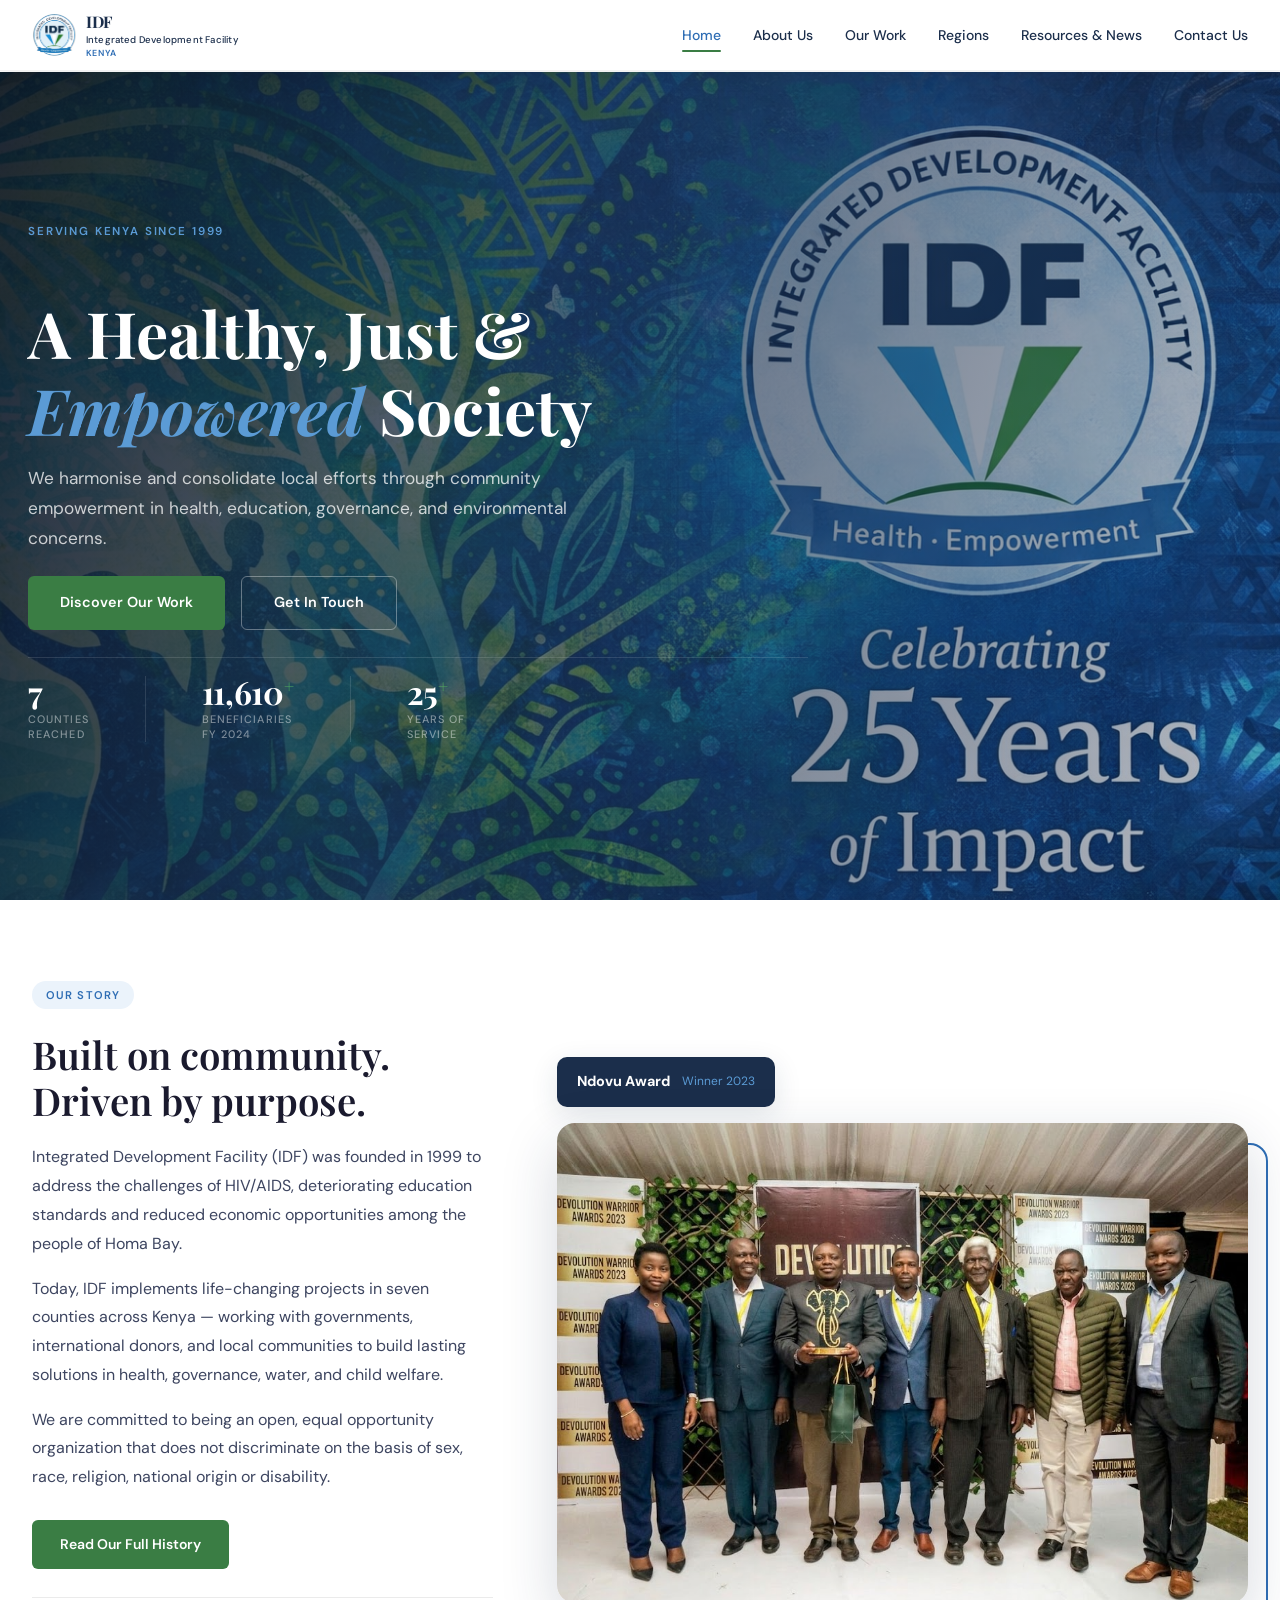
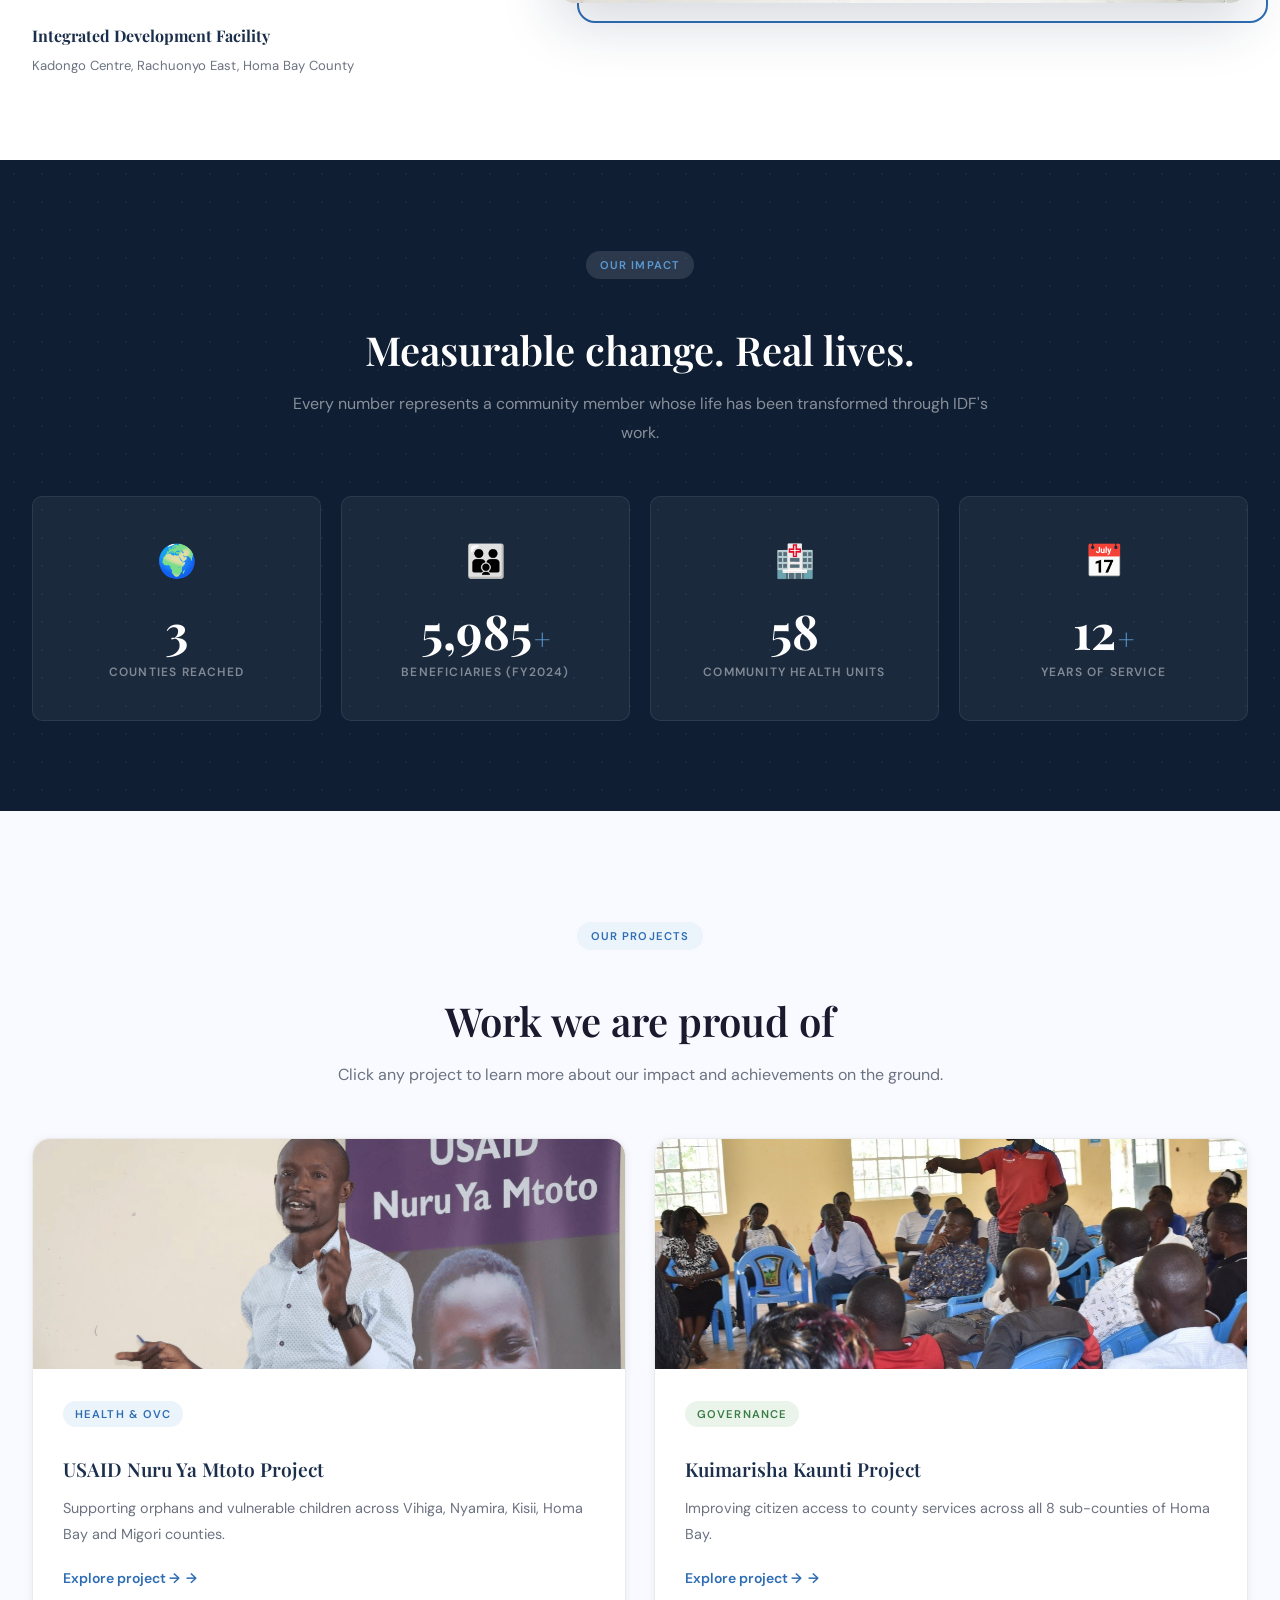
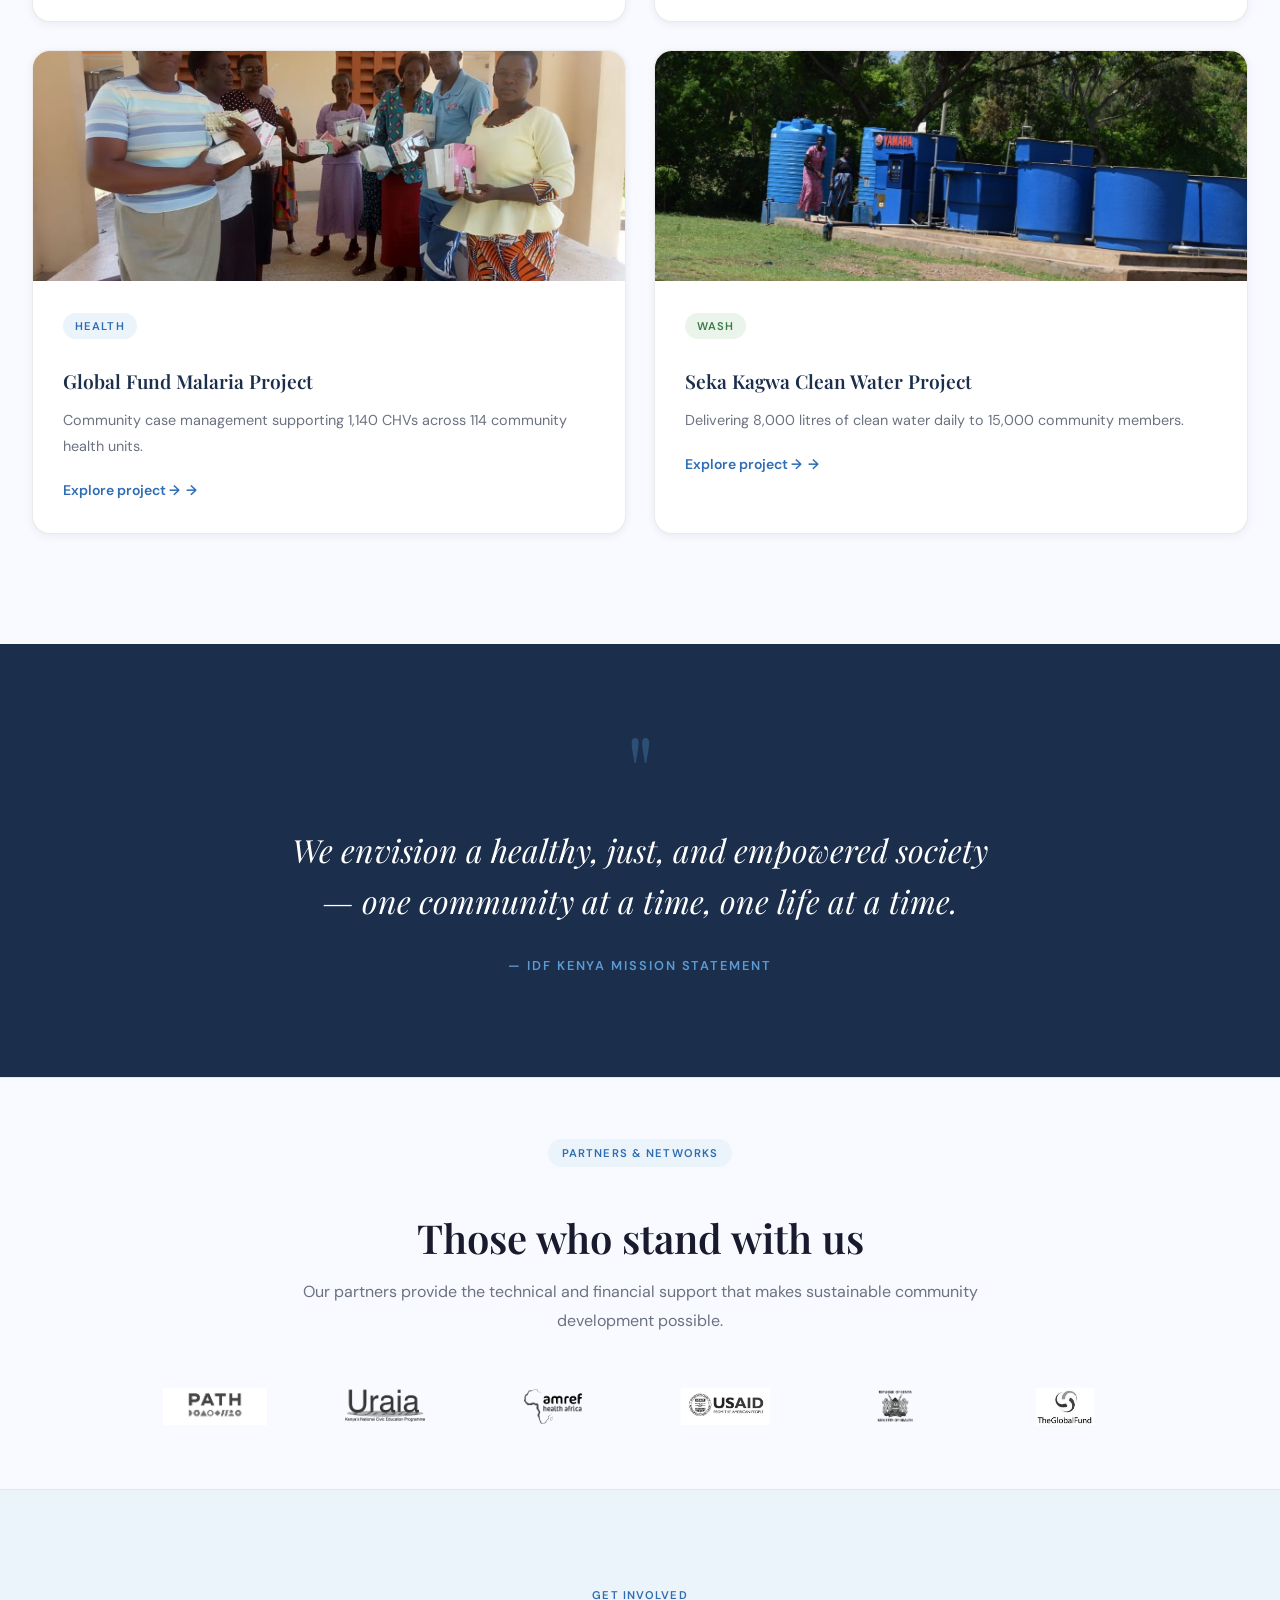
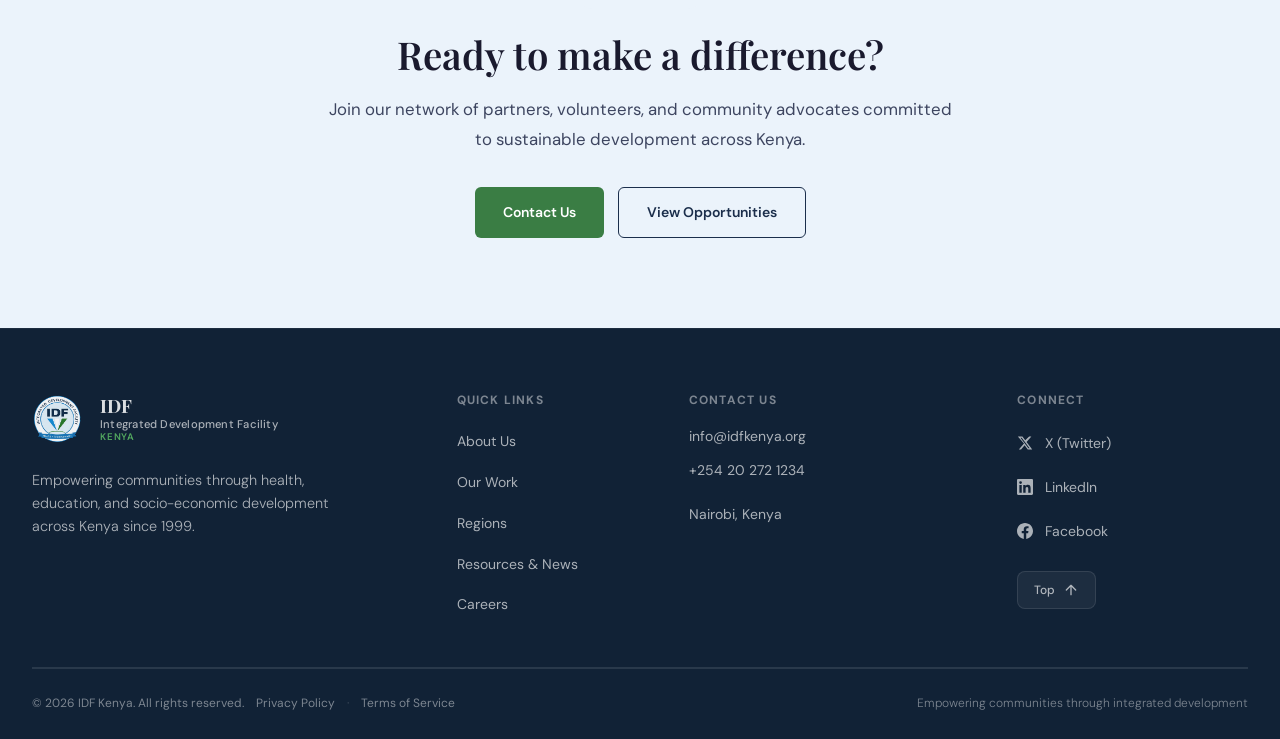
<file: index.html>
<!DOCTYPE html>
<html lang="en">
<head>
  <meta charset="UTF-8">
  <meta name="viewport" content="width=device-width, initial-scale=1.0">
  <title>Integrated Development Facility — A Healthy, Just &amp; Empowered Society</title>
  <meta name="description" content="IDF Kenya is a community-based NGO implementing projects in health, governance, and community empowerment across Kenya since 1999.">

  <link rel="icon" href="assets/images/fav-icon.svg" type="image/svg+xml">

  <link rel="preconnect" href="https://fonts.googleapis.com">
  <link rel="preconnect" href="https://fonts.gstatic.com" crossorigin>
  <link href="https://fonts.googleapis.com/css2?family=Playfair+Display:ital,wght@0,400;0,600;0,700;1,400&family=DM+Sans:wght@300;400;500;600;700&display=swap" rel="stylesheet">

  <link rel="stylesheet" href="https://cdnjs.cloudflare.com/ajax/libs/font-awesome/6.5.1/css/all.min.css"
        integrity="sha512-DTOQO9RWCH3ppGqcWaEA1BIZOC6xxalwEsw9c2QQeAIftl+Vegovlnee1c9QX4TctnWMn13TZye+giMm8e2LwA=="
        crossorigin="anonymous" referrerpolicy="no-referrer">

  <!-- CSS load order is intentional — do not reorder -->
  <link rel="stylesheet" href="css/styles.css">
  <link rel="stylesheet" href="css/components.css">
  <link rel="stylesheet" href="css/sections.css">
  <link rel="stylesheet" href="css/responsive.css">
</head>
<body>

  <div id="navbar-placeholder"></div>

  <!-- ═══════════════════════════════════════════════════════════════
     HERO — Full-screen (100vh)
     IMAGE SPEC:
       File:        assets/images/new_photo.jpg
       Dimensions:  1920 × 1080 px  (16:9)
       Notes:       object-fit:cover — safe zone is centre ~1200×800 px
     ═══════════════════════════════════════════════════════════════ -->
<section class="hero" aria-label="A Healthy, Just &amp; Empowered Society">

  <!-- Background photo — absolutely positioned, fills full hero height -->
  <img class="hero-bg-img"
       src="assets/images/index-hero.svg"
       alt="IDF Kenya community members in Homa Bay"
       width="1920"
       height="1080"
       loading="eager"
       fetchpriority="high">

  <!-- Single gradient overlay -->
  <div class="hero-overlay" aria-hidden="true"></div>

  <div class="hero-content">
    <div class="hero-inner">
      <span class="hero-eyebrow">Serving Kenya Since 1999</span>

      <h1>A Healthy, Just &amp;<br><em>Empowered</em> Society</h1>

      <p class="hero-sub">
        We harmonise and consolidate local efforts through community empowerment
        in health, education, governance, and environmental concerns.
      </p>

      <div class="hero-actions">
        <a href="about.html" class="btn btn-primary">Discover Our Work</a>
        <a href="contact.html" class="btn btn-outline-white">Get In Touch</a>
      </div>

      <div class="hero-impact" aria-label="Quick impact summary">
        <div class="hero-impact-stat">
          <span class="hero-impact-number">7</span>
          <span class="hero-impact-label">Counties<br>Reached</span>
        </div>
        <div class="hero-impact-stat">
          <span class="hero-impact-number">11,610<sup>+</sup></span>
          <span class="hero-impact-label">Beneficiaries<br>FY 2024</span>
        </div>
        <div class="hero-impact-stat">
          <span class="hero-impact-number">25<sup>+</sup></span>
          <span class="hero-impact-label">Years of<br>Service</span>
        </div>
      </div>
    </div>
  </div>

</section>


  <!-- ═══════════════════════════════════════════════════════════════
       ABOUT SECTION
       ═══════════════════════════════════════════════════════════════ -->
  <!-- ═══════════════════════════════════════════════════════════════
     ABOUT SECTION
     ═══════════════════════════════════════════════════════════════ -->
<section class="about-section" id="about">
  <div class="container">
    <div class="about-grid">
      <div class="about-text">
        <span class="label-tag">Our Story</span>
        <h2>Built on community.<br>Driven by purpose.</h2>
        <p>Integrated Development Facility (IDF) was founded in 1999 to address the challenges of HIV/AIDS, deteriorating education standards and reduced economic opportunities among the people of Homa Bay.</p>
        <p>Today, IDF implements life-changing projects in seven counties across Kenya — working with governments, international donors, and local communities to build lasting solutions in health, governance, water, and child welfare.</p>
        <p>We are committed to being an open, equal opportunity organization that does not discriminate on the basis of sex, race, religion, national origin or disability.</p>
        <a href="about.html" class="btn btn-primary">Read Our Full History</a>
        <div class="about-signature">
          <div class="about-signature-text">
            <strong>Integrated Development Facility</strong>
            <span>Kadongo Centre, Rachuonyo East, Homa Bay County</span>
          </div>
        </div>
      </div>

      <div class="about-image-column">
        <div class="award-card">
          <strong>Ndovu Award</strong>
          <span>Winner 2023</span>
        </div>

        <div class="about-image-wrap">
          <img
            src="assets/images/index-about.svg"
            alt="IDF staff receiving the Ndovu Award 2023 for outstanding community governance work in Homa Bay County"
            width="800"
            height="600"
            loading="lazy"
          >
          <div class="about-image-deco"></div>
        </div>
      </div>

    </div>
  </div>
</section>


  <!-- ═══════════════════════════════════════════════════════════════
       STATS / IMPACT SECTION
       ═══════════════════════════════════════════════════════════════ -->
  <section class="stats-section" id="impact">
    <div class="container">
      <div class="section-header">
        <span class="label-tag label-tag--white">Our Impact</span>
        <h2 style="color:var(--white)">Measurable change. Real lives.</h2>
        <p style="color:rgba(255,255,255,0.5)">Every number represents a community member whose life has been transformed through IDF's work.</p>
      </div>
      <div class="stats-grid" id="counter-section">
        <div class="stat-card">
          <span class="stat-icon">🌍</span>
          <div class="stat-number">
            <span class="counter" data-target="7">0</span>
          </div>
          <div class="stat-label">Counties Reached</div>
        </div>
        <div class="stat-card">
          <span class="stat-icon">👪</span>
          <div class="stat-number">
            <span class="counter" data-target="11610">0</span><span class="suffix">+</span>
          </div>
          <div class="stat-label">Beneficiaries (FY2024)</div>
        </div>
        <div class="stat-card">
          <span class="stat-icon">🏥</span>
          <div class="stat-number">
            <span class="counter" data-target="114">0</span>
          </div>
          <div class="stat-label">Community Health Units</div>
        </div>
        <div class="stat-card">
          <span class="stat-icon">📅</span>
          <div class="stat-number">
            <span class="counter" data-target="25">0</span><span class="suffix">+</span>
          </div>
          <div class="stat-label">Years of Service</div>
        </div>
      </div>
    </div>
  </section>


  <!-- ═══════════════════════════════════════════════════════════════
       PROJECTS SECTION
       All project images: 800 × 500 px (16:10)
       ═══════════════════════════════════════════════════════════════ -->
  <section class="projects-section" id="work">
    <div class="container">
      <div class="section-header">
        <span class="label-tag">Our Projects</span>
        <h2>Work we are proud of</h2>
        <p>Click any project to learn more about our impact and achievements on the ground.</p>
      </div>
      <div class="projects-grid">

        <!--
          PROJECT IMAGE 1 — USAID Nuru Ya Mtoto
          File:       assets/images/index-project-nuru.svg
          Dimensions: 800 × 500 px  (16:10)
          Format:     SVG preferred; PNG/JPEG accepted
          Subject:    USAID Nuru Ya Mtoto project staff with vulnerable children
        -->
        <a href="ourwork.html" class="project-card">
          <div class="project-img">
            <img src="assets/images/index-project-nuru.svg"
                 alt="USAID Nuru Ya Mtoto project staff working with vulnerable children"
                 width="800" height="500"
                 loading="lazy">
          </div>
          <div class="project-body">
            <span class="project-tag project-tag--blue">Health &amp; OVC</span>
            <h3>USAID Nuru Ya Mtoto Project</h3>
            <p>Supporting orphans and vulnerable children across Vihiga, Nyamira, Kisii, Homa Bay and Migori counties.</p>
            <span class="project-link">Explore project →</span>
          </div>
        </a>

        <!--
          PROJECT IMAGE 2 — Kuimarisha Kaunti
          File:       assets/images/index-project-kuimarisha.svg
          Dimensions: 800 × 500 px  (16:10)
          Format:     SVG preferred; JPEG accepted
          Subject:    Community members in a governance / public participation session
        -->
        <a href="ourwork.html" class="project-card">
          <div class="project-img">
            <img src="assets/images/index-project-kuimarisha.svg"
                 alt="Community members participating in a governance session"
                 width="800" height="500"
                 loading="lazy">
          </div>
          <div class="project-body">
            <span class="project-tag project-tag--green">Governance</span>
            <h3>Kuimarisha Kaunti Project</h3>
            <p>Improving citizen access to county services across all 8 sub-counties of Homa Bay.</p>
            <span class="project-link">Explore project →</span>
          </div>
        </a>

        <!--
          PROJECT IMAGE 3 — Global Fund Malaria
          File:       assets/images/index-project-malaria.svg
          Dimensions: 800 × 500 px  (16:10)
          Format:     SVG preferred; JPEG accepted
          Subject:    Community health volunteers conducting malaria case management
        -->
        <a href="ourwork.html" class="project-card">
          <div class="project-img">
            <img src="assets/images/index-project-malaria.svg"
                 alt="Community health volunteers conducting malaria case management"
                 width="800" height="500"
                 loading="lazy">
          </div>
          <div class="project-body">
            <span class="project-tag project-tag--blue">Health</span>
            <h3>Global Fund Malaria Project</h3>
            <p>Community case management supporting 1,140 CHVs across 114 community health units.</p>
            <span class="project-link">Explore project →</span>
          </div>
        </a>

        <!--
          PROJECT IMAGE 4 — Seka Kagwa Clean Water
          File:       assets/images/index-project-seka.svg
          Dimensions: 800 × 500 px  (16:10)
          Format:     SVG preferred; JPEG accepted
          Subject:    Seka Kagwa water purification system / community water access
        -->
        <a href="ourwork.html" class="project-card">
          <div class="project-img">
            <img src="assets/images/index-project-seka.svg"
                 alt="Seka Kagwa community water purification system"
                 width="800" height="500"
                 loading="lazy">
          </div>
          <div class="project-body">
            <span class="project-tag project-tag--green">WASH</span>
            <h3>Seka Kagwa Clean Water Project</h3>
            <p>Delivering 8,000 litres of clean water daily to 15,000 community members.</p>
            <span class="project-link">Explore project →</span>
          </div>
        </a>

      </div>
    </div>
  </section>


  <!-- ═══════════════════════════════════════════════════════════════
       QUOTE SECTION
       ═══════════════════════════════════════════════════════════════ -->
  <section class="quote-section">
    <div class="quote-inner">
      <span class="quote-mark">"</span>
      <blockquote cite="IDF Kenya Mission Statement">We envision a healthy, just, and empowered society — one community at a time, one life at a time.</blockquote>
      <p class="quote-attribution">— IDF Kenya Mission Statement</p>
    </div>
  </section>


  <!-- ═══════════════════════════════════════════════════════════════
       PARTNERS SECTION
       All partner logos: 240 × 80 px (3:1 landscape)
       Light background — logos use white/neutral palette.
       ═══════════════════════════════════════════════════════════════ -->
  <section class="partners-section" id="partners">
    <div class="container">
      <div class="section-header">
        <span class="label-tag">Partners &amp; Networks</span>
        <h2>Those who stand with us</h2>
        <p>Our partners provide the technical and financial support that makes sustainable community development possible.</p>
      </div>
      <div class="partners-logos">

        <!--
          PARTNER LOGO 1 — PATH Kenya
          File:       assets/images/index-partner-path.svg
          Dimensions: 240 × 80 px  (3:1)
          Format:     SVG preferred; JPEG accepted
          Notes:      CSS constrains max-height to 50px; keep logo centred in canvas
        -->
        <a href="https://www.path.org/" target="_blank" rel="noopener" class="partner-item">
          <img src="assets/images/index-path-logo.svg"
               alt="PATH Kenya partner logo"
               width="240" height="80"
               loading="lazy">
        </a>

        <!--
          PARTNER LOGO 2 — Uraia Trust
          File:       assets/images/index-partner-uraia.svg
          Dimensions: 240 × 80 px  (3:1)
        -->
        <a href="https://uraia.or.ke/" target="_blank" rel="noopener" class="partner-item">
          <img src="assets/images/index-partner-Uraia.svg"
               alt="Uraia Trust partner logo"
               width="240" height="80"
               loading="lazy">
        </a>

        <!--
          PARTNER LOGO 3 — AMREF Health Africa
          File:       assets/images/index-partner-amref.svg
          Dimensions: 240 × 80 px  (3:1)
        -->
        <a href="https://amref.org/" target="_blank" rel="noopener" class="partner-item">
          <img src="assets/images/index-partner-amref.svg"
               alt="AMREF Health Africa logo"
               width="240" height="80"
               loading="lazy">
        </a>

        <!--
          PARTNER LOGO 4 — USAID
          File:       assets/images/index-partner-usaid.svg
          Dimensions: 240 × 80 px  (3:1)
        -->
        <div class="partner-item">
          <img src="assets/images/index-partner-usaid.svg"
               alt="USAID logo"
               width="240" height="80"
               loading="lazy">
        </div>

        <!--
          PARTNER LOGO 5 — Kenya Ministry of Health
          File:       assets/images/index-partner-moh.svg
          Dimensions: 240 × 80 px  (3:1)
        -->
        <a href="https://www.health.go.ke/" target="_blank" rel="noopener" class="partner-item">
          <img src="assets/images/index-partner-moh.svg"
               alt="Kenya Ministry of Health logo"
               width="240" height="80"
               loading="lazy">
        </a>

        <!--
          PARTNER LOGO 6 — The Global Fund
          File:       assets/images/index-partner-globalfund.svg
          Dimensions: 240 × 80 px  (3:1)
        -->
        <a href="https://www.theglobalfund.org/en/" target="_blank" rel="noopener" class="partner-item">
          <img src="assets/images/index-partner-globalfund.svg"
               alt="The Global Fund logo"
               width="240" height="80"
               loading="lazy">
        </a>

      </div>
    </div>
  </section>


  <!-- ═══════════════════════════════════════════════════════════════
       CTA SECTION
       ═══════════════════════════════════════════════════════════════ -->
  <section class="cta-section">
    <div class="cta-inner">
      <span class="label-tag">Get Involved</span>
      <h2>Ready to make a difference?</h2>
      <p>Join our network of partners, volunteers, and community advocates committed to sustainable development across Kenya.</p>
      <div class="cta-buttons">
        <a href="contact.html" class="btn btn-primary">Contact Us</a>
        <a href="contact.html" class="btn btn-outline-navy">View Opportunities</a>
      </div>
    </div>
  </section>

  <div id="footer-placeholder"></div>

  <script src="js/components.js"></script>
  <script type="module" src="js/main.js"></script>

</body>
</html>
</file>
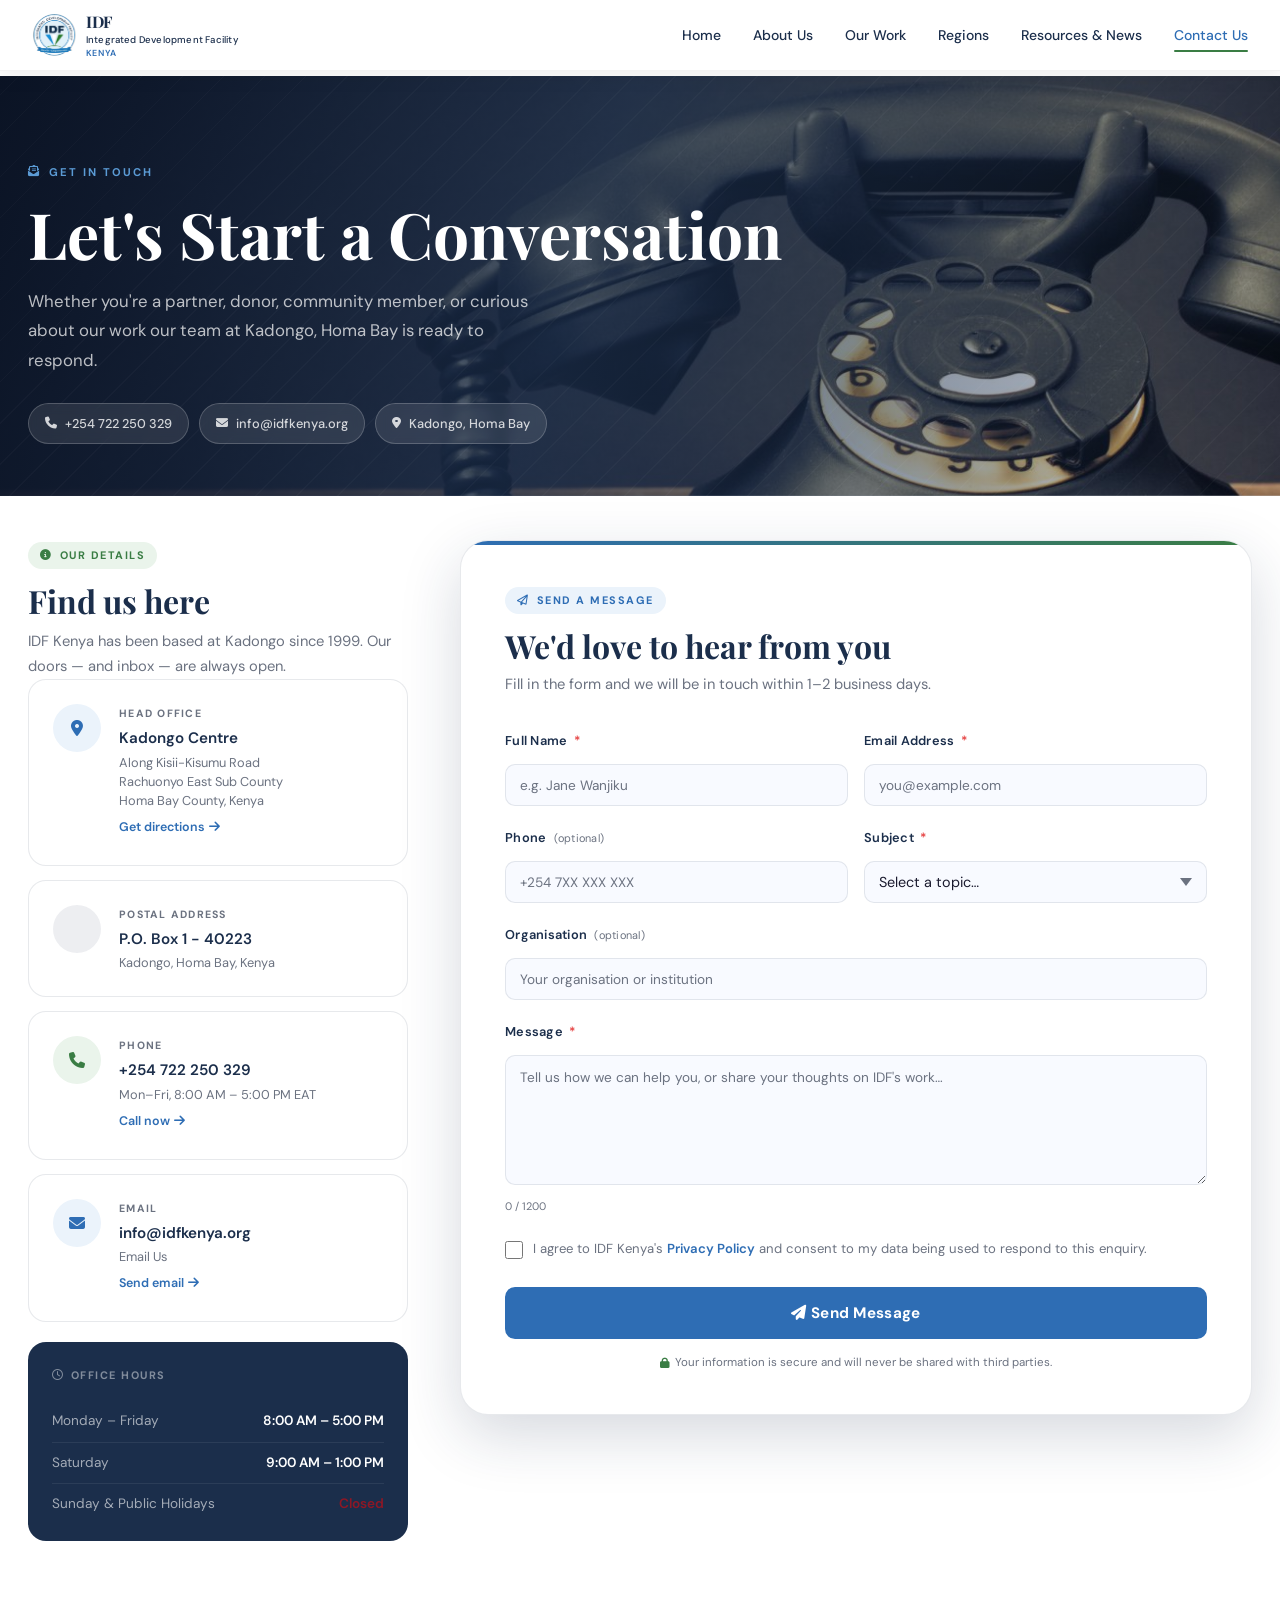
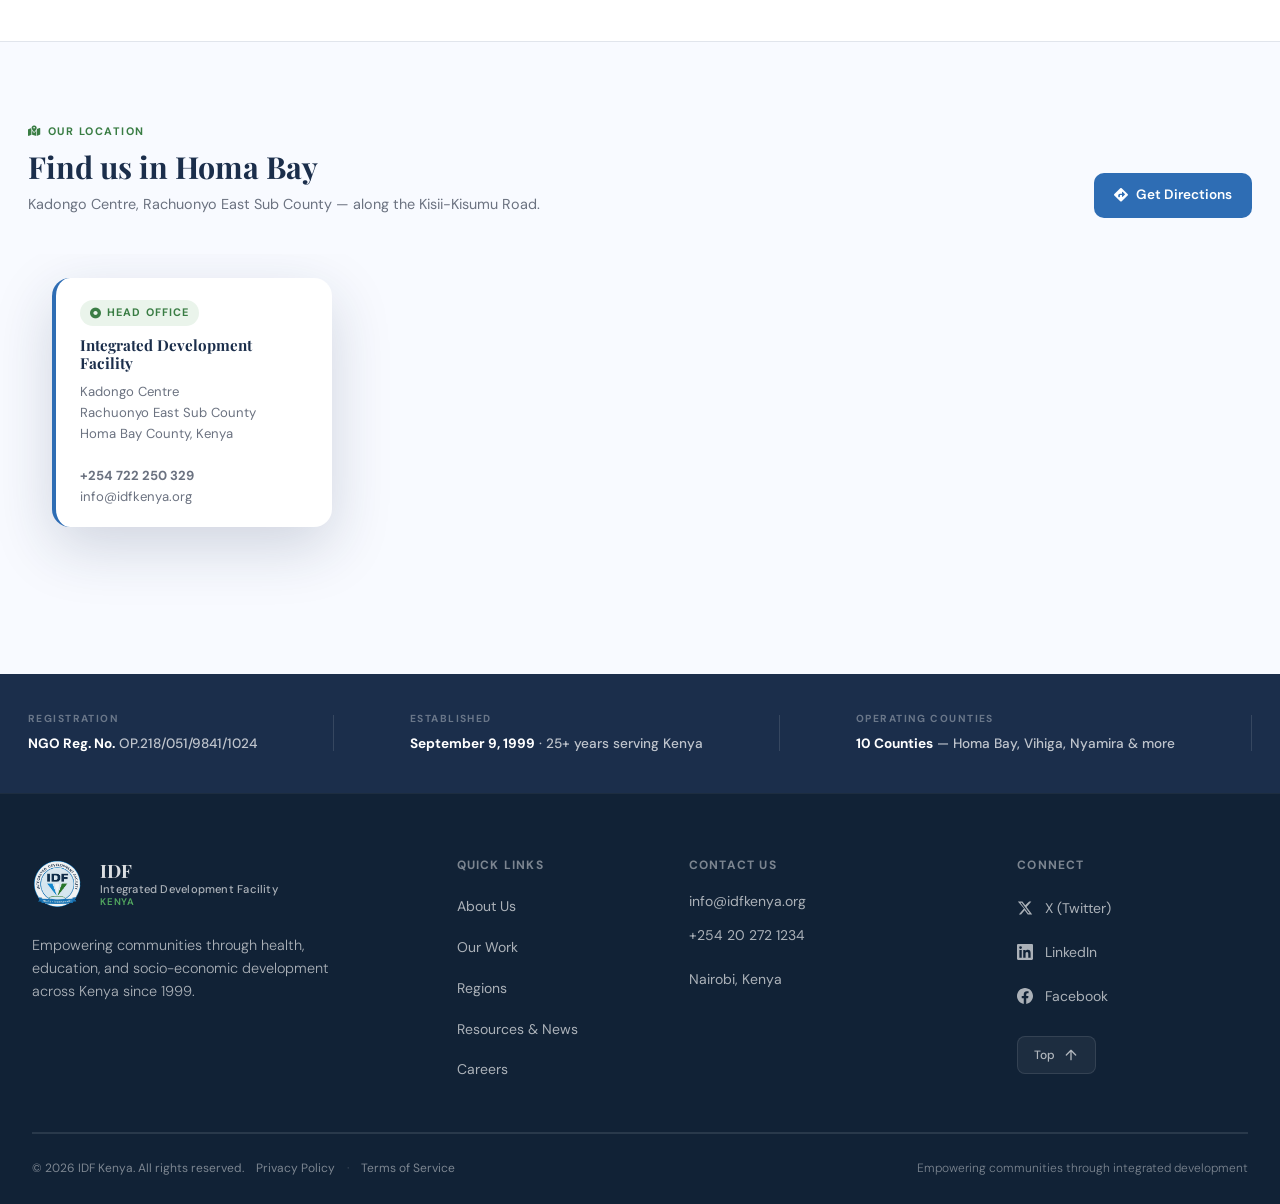
<file: contact.html>
<!DOCTYPE html>
<html lang="en">
<head>
  <meta charset="UTF-8">
  <meta name="viewport" content="width=device-width, initial-scale=1.0">
  <title>Contact Us — Integrated Development Facility Kenya</title>
  <meta name="description" content="Get in touch with IDF Kenya — partnerships, donations, project inquiries or community support. Visit us at Kadongo Centre, Homa Bay County, or call +254 722 250 329.">

  <!-- Open Graph -->
  <meta property="og:title"       content="Contact IDF Kenya">
  <meta property="og:description" content="Reach out to our team at Kadongo, Homa Bay County. We respond to every message.">
  <meta property="og:image"       content="https://www.idfkenya.org/assets/images/idf_home1.jpg">
  <meta property="og:url"         content="https://www.idfkenya.org/contact.html">

 <link rel="icon" href="assets/images/fav-icon.svg" type="image/svg+xml">

  <!-- Google Fonts -->
  <link rel="preconnect" href="https://fonts.googleapis.com">
  <link rel="preconnect" href="https://fonts.gstatic.com" crossorigin>
  <link href="https://fonts.googleapis.com/css2?family=Playfair+Display:ital,wght@0,400;0,600;0,700;1,400&family=DM+Sans:wght@300;400;500;600&display=swap" rel="stylesheet">

  <!-- Font Awesome 6.5.1 -->
  <link rel="stylesheet" href="https://cdnjs.cloudflare.com/ajax/libs/font-awesome/6.5.1/css/all.min.css" integrity="sha512-DTOQO9RWCH3ppGqcWaEA1BIZOC6xxalwEsw9c2QQeAIftl+Vegovlnee1c9QX4TctnWMn13TZye+giMm8e2LwA==" crossorigin="anonymous" referrerpolicy="no-referrer">

  <!--
    FIXED: All paths now use root-level references (no ../ prefix)
    because all HTML files are at the root level.
  -->
  <link rel="stylesheet" href="css/styles.css">
  <link rel="stylesheet" href="css/components.css">
  <link rel="stylesheet" href="css/sections.css">
  <link rel="stylesheet" href="css/contact.css">
  <link rel="stylesheet" href="css/responsive.css">
</head>

<body>

  <!-- ═══════════════════════════════════════════════════════════
       REQUIRED: Navbar injected here by components.js
       Do NOT remove or rename this div.
  ═══════════════════════════════════════════════════════════ -->
  <div id="navbar-placeholder"></div>


  <!-- ============================================================
       PAGE HERO
  ============================================================ -->
  <header class="contact-hero" role="banner">
    <img class="contact-hero-bg"
         src="assets/images/contact-hero-image.svg"
         alt="IDF Kenya team and community members in Homa Bay County"
         width="1920"
         height="440"
         loading="eager"
         fetchpriority="high">
    <div class="contact-hero-overlay" aria-hidden="true"></div>
    <div class="contact-hero-content">
      <span class="contact-hero-eyebrow">
        <i class="fa-solid fa-envelope-open-text"></i>Get In Touch
      </span>
      <h1>Let's Start a Conversation</h1>
      <p>Whether you're a partner, donor, community member, or curious about our work our team at Kadongo, Homa Bay is ready to respond.</p>
      <div class="contact-hero-pills" aria-label="Quick contact options">
        <a href="tel:+254722250329" class="contact-hero-pill">
          <i class="fa-solid fa-phone"></i>+254 722 250 329
        </a>
        <a href="mailto:info@idfkenya.org" class="contact-hero-pill">
          <i class="fa-solid fa-envelope"></i>info@idfkenya.org
        </a>
        <span class="contact-hero-pill">
          <i class="fa-solid fa-location-dot"></i>Kadongo, Homa Bay
        </span>
      </div>
    </div>
  </header>


  <!-- ============================================================
       MAIN CONTACT CONTENT
  ============================================================ -->
  <div class="contact-main">
    <div class="contact-grid">


      <!-- ================================================
           INFO COLUMN — left side
      ================================================= -->
      <aside class="contact-info-col" aria-label="Contact information">

        <div class="reveal">
          <span class="contact-col-label col-label--green">
            <i class="fa-solid fa-circle-info"></i>Our Details
          </span>
          <h2 class="contact-col-heading">Find us here</h2>
          <p class="contact-col-desc">IDF Kenya has been based at Kadongo since 1999. Our doors — and inbox — are always open.</p>
        </div>

        <!-- Physical Address Card -->
        <a href="https://maps.google.com/?q=Kadongo,Homa+Bay,Kenya"
           target="_blank"
           rel="noopener noreferrer"
           class="contact-card reveal reveal-delay-1"
           aria-label="Open Kadongo in Google Maps">
          <div class="contact-card-icon icon--blue" aria-hidden="true">
            <i class="fa-solid fa-location-dot"></i>
          </div>
          <div class="contact-card-body">
            <p class="contact-card-label">Head Office</p>
            <p class="contact-card-value">Kadongo Centre</p>
            <p class="contact-card-sub">Along Kisii-Kisumu Road<br>Rachuonyo East Sub County<br>Homa Bay County, Kenya</p>
            <span class="contact-card-link">
              Get directions <i class="fa-solid fa-arrow-right" aria-hidden="true"></i>
            </span>
          </div>
        </a>

        <!-- Postal Address Card -->
        <div class="contact-card reveal reveal-delay-1">
          <div class="contact-card-icon icon--navy" aria-hidden="true">
            <i class="fa-solid fa-mailbox"></i>
          </div>
          <div class="contact-card-body">
            <p class="contact-card-label">Postal Address</p>
            <p class="contact-card-value">P.O. Box 1 - 40223</p>
            <p class="contact-card-sub">Kadongo, Homa Bay, Kenya</p>
          </div>
        </div>

        <!-- Phone Card -->
        <a href="tel:+254722250329"
           class="contact-card reveal reveal-delay-2"
           aria-label="Call IDF Kenya">
          <div class="contact-card-icon icon--green" aria-hidden="true">
            <i class="fa-solid fa-phone"></i>
          </div>
          <div class="contact-card-body">
            <p class="contact-card-label">Phone</p>
            <p class="contact-card-value">+254 722 250 329</p>
            <p class="contact-card-sub">Mon–Fri, 8:00 AM – 5:00 PM EAT</p>
            <span class="contact-card-link">
              Call now <i class="fa-solid fa-arrow-right" aria-hidden="true"></i>
            </span>
          </div>
        </a>

        <!-- Email Card -->
        <a href="mailto:info@idfkenya.org" class="contact-card reveal reveal-delay-2" aria-label="Email IDF Kenya">
          <div class="contact-card-icon icon--blue" aria-hidden="true">
            <i class="fa-solid fa-envelope"></i>
          </div>
          <div class="contact-card-body">
            <p class="contact-card-label">Email</p>
            <p class="contact-card-value">info@idfkenya.org</p>
            <p class="contact-card-sub">Email Us</p>
            <span class="contact-card-link">
              Send email <i class="fa-solid fa-arrow-right" aria-hidden="true"></i>
            </span>
          </div>
        </a>
        <!-- Office Hours block -->
        <div class="contact-hours reveal reveal-delay-3">
          <p class="contact-hours-title">
            <i class="fa-regular fa-clock" style="margin-right:6px"></i>Office Hours
          </p>
          <div class="contact-hours-row">
            <span class="contact-hours-day">Monday – Friday</span>
            <span class="contact-hours-time">8:00 AM – 5:00 PM</span>
          </div>
          <div class="contact-hours-row">
            <span class="contact-hours-day">Saturday</span>
            <span class="contact-hours-time">9:00 AM – 1:00 PM</span>
          </div>
          <div class="contact-hours-row">
            <span class="contact-hours-day">Sunday &amp; Public Holidays</span>
            <span class="contact-hours-closed">Closed</span>
          </div>
        </div>

      </aside>


      <!-- ================================================
           FORM COLUMN — right side
      ================================================= -->
      <div class="contact-form-col reveal" id="contactFormCol">

        <!-- Success state overlay (hidden until form submits) -->
        <div class="form-success-overlay" id="formSuccessOverlay" aria-live="polite" aria-hidden="true">
          <div class="success-icon" aria-hidden="true">
            <i class="fa-solid fa-check"></i>
          </div>
          <h2 class="success-title">Message Sent!</h2>
          <p class="success-message">
            Thank you for reaching out to IDF Kenya. Our team will review your message and get back to you within <strong>1–2 business days</strong>.
          </p>
          <p class="success-ref" id="successRef">
            Reference: <strong id="successRefCode">IDF-2024-0001</strong>
          </p>
          <div class="success-actions">
            <button class="btn-success-primary" onclick="resetContactForm()" type="button">
              <i class="fa-solid fa-rotate-left"></i>Send Another Message
            </button>
            <a href="index.html" class="btn-success-outline">
              <i class="fa-solid fa-house"></i>Back to Home
            </a>
          </div>
        </div>

        <!-- The actual form -->
        <div class="form-inner" id="contactFormInner">

          <span class="contact-col-label col-label--blue">
            <i class="fa-regular fa-paper-plane"></i>Send a Message
          </span>
          <h2 class="contact-col-heading" style="margin-bottom:6px">We'd love to hear from you</h2>
          <p class="contact-col-desc">Fill in the form and we will be in touch within 1–2 business days.</p>

          <form
            id="contactForm"
            novalidate
            autocomplete="on"
            aria-label="Contact form">

            <!-- Name + Email row -->
            <div class="form-row">
              <div class="form-group" id="fg-name">
                <label for="contact-name">
                  Full Name <span class="required-star" aria-hidden="true">*</span>
                </label>
                <input
                  type="text"
                  id="contact-name"
                  name="name"
                  placeholder="e.g. Jane Wanjiku"
                  required
                  autocomplete="name"
                  aria-required="true"
                  aria-describedby="name-error">
                <span class="form-error-msg" id="name-error" role="alert">
                  <i class="fa-solid fa-circle-exclamation" aria-hidden="true"></i>
                  Please enter your full name.
                </span>
              </div>

              <div class="form-group" id="fg-email">
                <label for="contact-email">
                  Email Address <span class="required-star" aria-hidden="true">*</span>
                </label>
                <input
                  type="email"
                  id="contact-email"
                  name="email"
                  placeholder="you@example.com"
                  required
                  autocomplete="email"
                  aria-required="true"
                  aria-describedby="email-error">
                <span class="form-error-msg" id="email-error" role="alert">
                  <i class="fa-solid fa-circle-exclamation" aria-hidden="true"></i>
                  Please enter a valid email address.
                </span>
              </div>
            </div>

            <!-- Phone + Subject row -->
            <div class="form-row">
              <div class="form-group" id="fg-phone">
                <label for="contact-phone">
                  Phone <span class="optional-tag">(optional)</span>
                </label>
                <input
                  type="tel"
                  id="contact-phone"
                  name="phone"
                  placeholder="+254 7XX XXX XXX"
                  autocomplete="tel">
              </div>

              <div class="form-group" id="fg-subject">
                <label for="contact-subject">
                  Subject <span class="required-star" aria-hidden="true">*</span>
                </label>
                <select
                  id="contact-subject"
                  name="subject"
                  required
                  aria-required="true"
                  aria-describedby="subject-error">
                  <option value="" disabled selected>Select a topic…</option>
                  <option value="general">General Inquiry</option>
                  <option value="partnership">Partnership</option>
                  <option value="donation">Donation</option>
                  <option value="career">Career / Volunteering</option>
                  <option value="media">Media Inquiry</option>
                  <option value="project">Project Information</option>
                  <option value="report">Report an Issue</option>
                </select>
                <span class="form-error-msg" id="subject-error" role="alert">
                  <i class="fa-solid fa-circle-exclamation" aria-hidden="true"></i>
                  Please select a subject.
                </span>
              </div>
            </div>

            <!-- Organisation (optional) -->
            <div class="form-group" id="fg-org">
              <label for="contact-org">
                Organisation <span class="optional-tag">(optional)</span>
              </label>
              <input
                type="text"
                id="contact-org"
                name="organisation"
                placeholder="Your organisation or institution"
                autocomplete="organization">
            </div>

            <!-- Message -->
            <div class="form-group" id="fg-message">
              <label for="contact-message">
                Message <span class="required-star" aria-hidden="true">*</span>
              </label>
              <textarea
                id="contact-message"
                name="message"
                placeholder="Tell us how we can help you, or share your thoughts on IDF's work…"
                required
                aria-required="true"
                aria-describedby="message-error message-count"
                maxlength="1200"></textarea>
              <div style="display:flex;justify-content:space-between;align-items:center;margin-top:4px">
                <span class="form-error-msg" id="message-error" role="alert" style="margin-top:0">
                  <i class="fa-solid fa-circle-exclamation" aria-hidden="true"></i>
                  Please enter your message (at least 20 characters).
                </span>
                <span class="form-char-count" id="message-count" aria-live="polite">0 / 1200</span>
              </div>
            </div>

            <!-- Consent -->
            <div class="form-consent">
              <input
                type="checkbox"
                id="contact-consent"
                name="consent"
                required
                aria-required="true"
                aria-describedby="consent-error">
              <label for="contact-consent">
                I agree to IDF Kenya's
                <a href="policies.html" target="_blank" rel="noopener">Privacy Policy</a>
                and consent to my data being used to respond to this enquiry.
              </label>
            </div>
            <span class="form-error-msg" id="consent-error" role="alert" style="margin-top:-10px;margin-bottom:16px">
              <i class="fa-solid fa-circle-exclamation" aria-hidden="true"></i>
              You must accept the privacy policy to continue.
            </span>

            <!-- Submit -->
            <button
              type="submit"
              class="form-submit-btn"
              id="formSubmitBtn"
              aria-label="Send message to IDF Kenya">
              <div class="btn-spinner" aria-hidden="true"></div>
              <span class="btn-text">
                <i class="fa-solid fa-paper-plane" aria-hidden="true"></i>
                Send Message
              </span>
            </button>

            <p class="form-privacy-note">
              <i class="fa-solid fa-lock" aria-hidden="true"></i>
              Your information is secure and will never be shared with third parties.
            </p>

          </form>
        </div><!-- /form-inner -->
      </div><!-- /contact-form-col -->


    </div><!-- /contact-grid -->
  </div><!-- /contact-main -->


  <!-- ============================================================
       MAP SECTION
       Replace the src URL below with your real Google Maps embed.
  ============================================================ -->
  <section class="contact-map-section" aria-labelledby="map-heading">

    <div class="contact-map-header">
      <div class="contact-map-title-group">
        <p class="contact-map-eyebrow">
          <i class="fa-solid fa-map-location-dot"></i>Our Location
        </p>
        <h2 class="contact-map-title" id="map-heading">Find us in Homa Bay</h2>
        <p class="contact-map-desc">
          Kadongo Centre, Rachuonyo East Sub County — along the Kisii-Kisumu Road.
        </p>
      </div>
      <a href="https://maps.google.com/?q=Kadongo,Homa+Bay,Kenya"
         target="_blank"
         rel="noopener noreferrer"
         class="contact-map-directions">
        <i class="fa-solid fa-diamond-turn-right"></i>Get Directions
      </a>
    </div>

    <div class="contact-map-wrap">

      <!-- ADDRESS INFO CARD floating on map (desktop only) -->
      <div class="contact-map-info-card" aria-hidden="true">
        <span class="contact-map-info-badge">
          <i class="fa-solid fa-circle-dot"></i>Head Office
        </span>
        <h4>Integrated Development Facility</h4>
        <p>
          Kadongo Centre<br>
          Rachuonyo East Sub County<br>
          Homa Bay County, Kenya<br><br>
          <strong>+254 722 250 329</strong><br>
          info@idfkenya.org
        </p>
      </div>

      <iframe
        title="IDF Kenya Head Office location — Kadongo, Homa Bay County"
        src="https://www.google.com/maps/embed?pb=!1m18!1m12!1m3!1d127600.35!2d34.4!3d-0.52!2m3!1f0!2f0!3f0!3m2!1i1024!2i768!4f13.1!3m3!1m2!1s0x182ab25f8d0c3ae7%3A0x4a3e0f8c0f8c0f8c!2sHoma%20Bay%2C%20Kenya!5e0!3m2!1sen!2ske!4v1700000000000!5m2!1sen!2ske"
        allowfullscreen
        loading="lazy"
        referrerpolicy="no-referrer-when-downgrade"
        aria-label="Google Map showing IDF Kenya head office location in Kadongo, Homa Bay County">
      </iframe>

    </div><!-- /contact-map-wrap -->

  </section><!-- /contact-map-section -->


  <!-- ============================================================
       TRUST STRIP — registration + donor logos
  ============================================================ -->
  <div class="contact-trust-strip" role="complementary" aria-label="Organisation credentials">
    <div class="contact-trust-inner">

      <div class="contact-trust-text">
        <span class="contact-trust-label">Registration</span>
        <span class="contact-trust-value">
          <strong>NGO Reg. No.</strong> OP.218/051/9841/1024
        </span>
      </div>

      <div class="contact-trust-divider" aria-hidden="true"></div>

      <div class="contact-trust-text">
        <span class="contact-trust-label">Established</span>
        <span class="contact-trust-value">
          <strong>September 9, 1999</strong> · 25+ years serving Kenya
        </span>
      </div>

      <div class="contact-trust-divider" aria-hidden="true"></div>

      <div class="contact-trust-text">
        <span class="contact-trust-label">Operating Counties</span>
        <span class="contact-trust-value">
          <strong>10 Counties</strong> — Homa Bay, Vihiga, Nyamira &amp; more
        </span>
      </div>

      <div class="contact-trust-divider" aria-hidden="true"></div>
    </div>
  </div>


  <!-- ═══════════════════════════════════════════════════════════
       REQUIRED: Footer injected here by components.js
       Do NOT remove or rename this div.
  ═══════════════════════════════════════════════════════════ -->
  <div id="footer-placeholder"></div>


  <!--
    FIXED: Script paths now use root-level references (no ../ prefix)
    components.js must load FIRST — it injects the navbar and footer
    that the other scripts may depend on.
    
    IMPORTANT: main.js should be loaded as type="module" to match
    Juno Atelier's working pattern.
  -->
  <script src="js/components.js"></script>
  <script type="module" src="js/main.js"></script>
  <!-- scroll.js and utils.js should be imported in main.js, not loaded separately -->

</body>
</html>
</file>
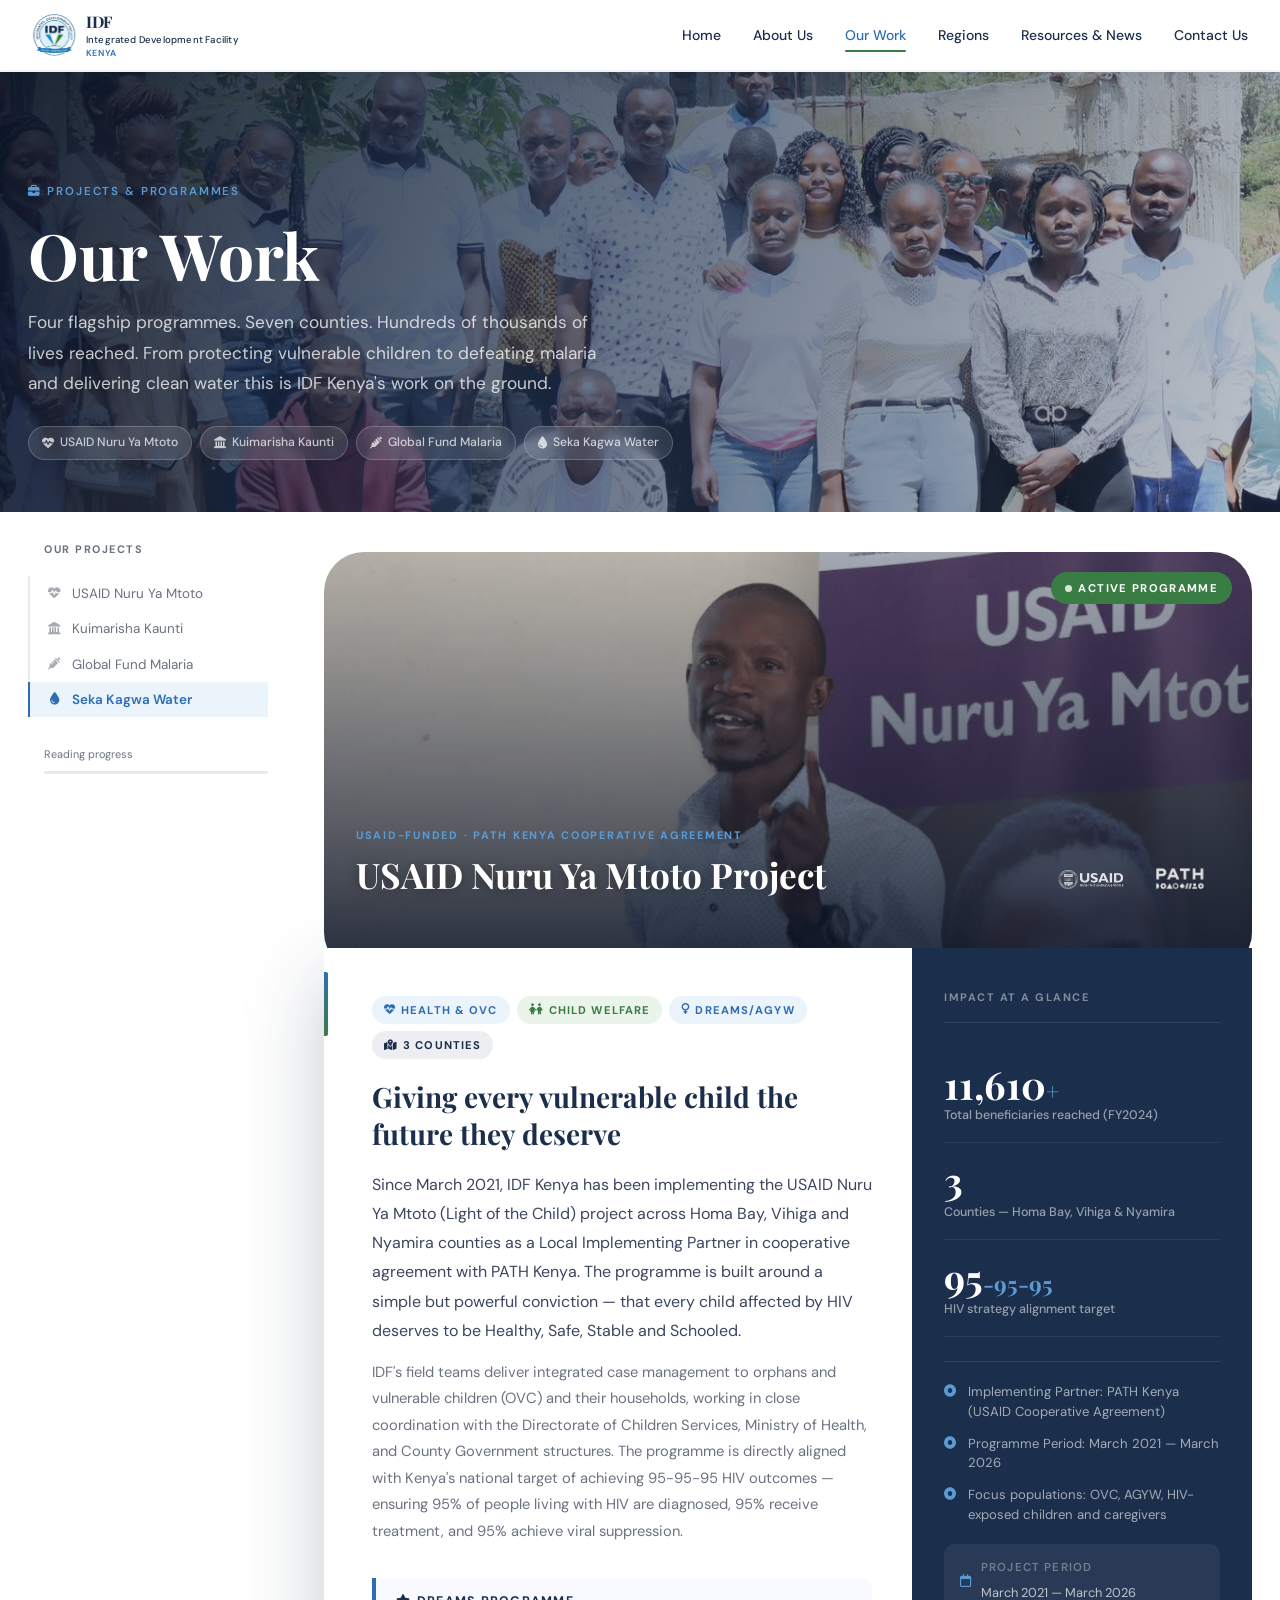
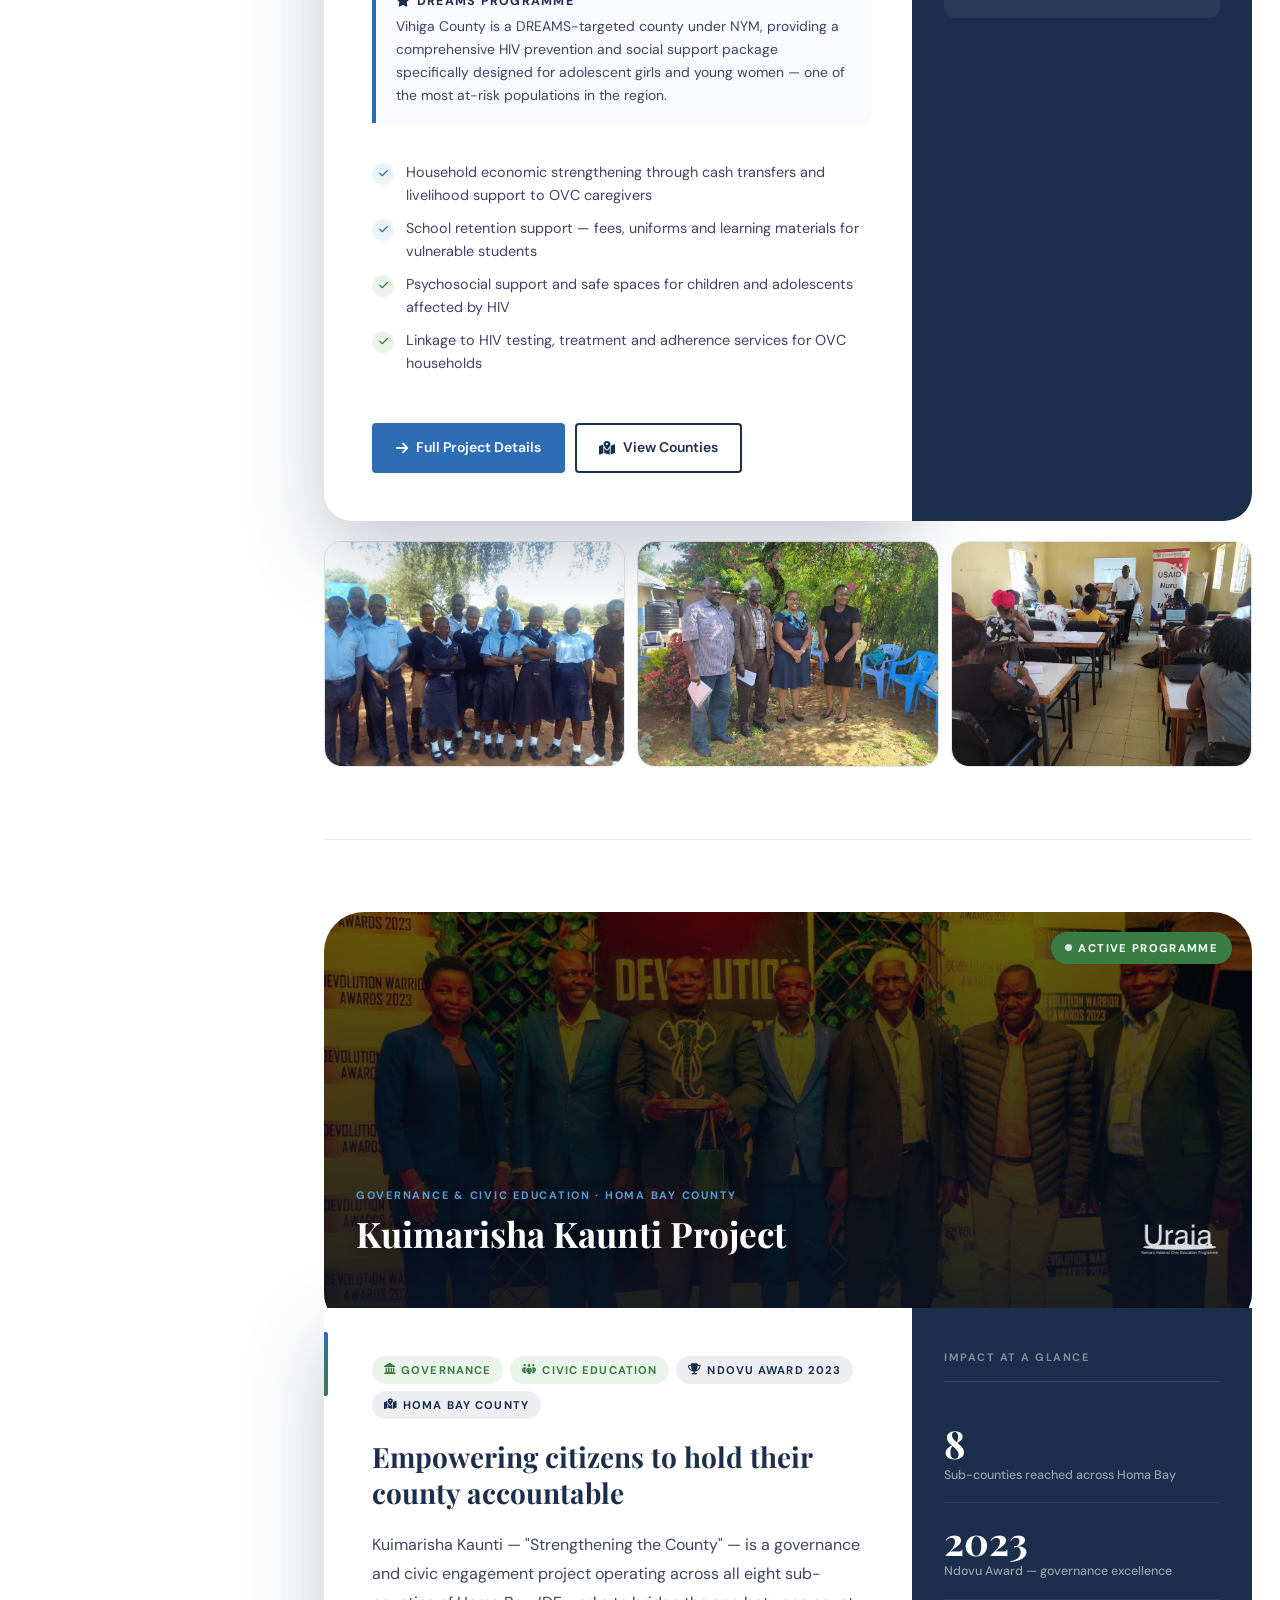
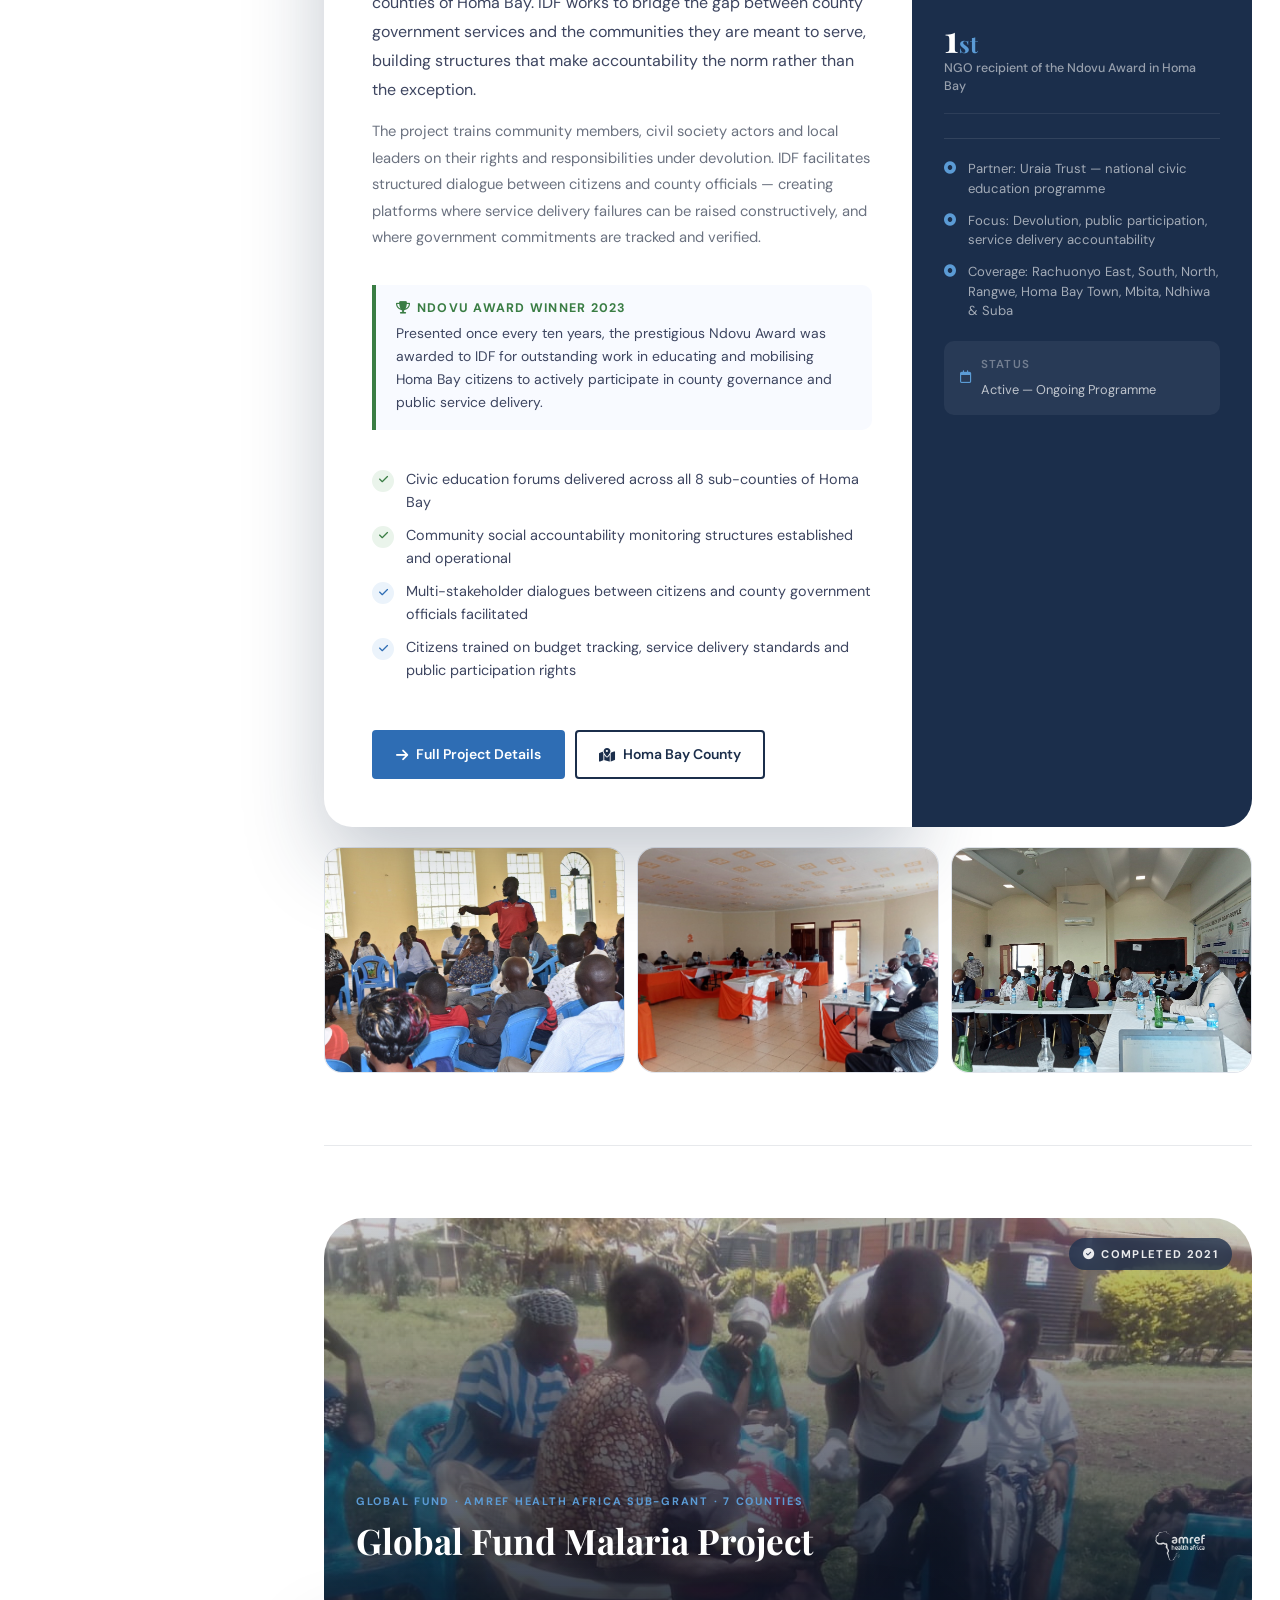
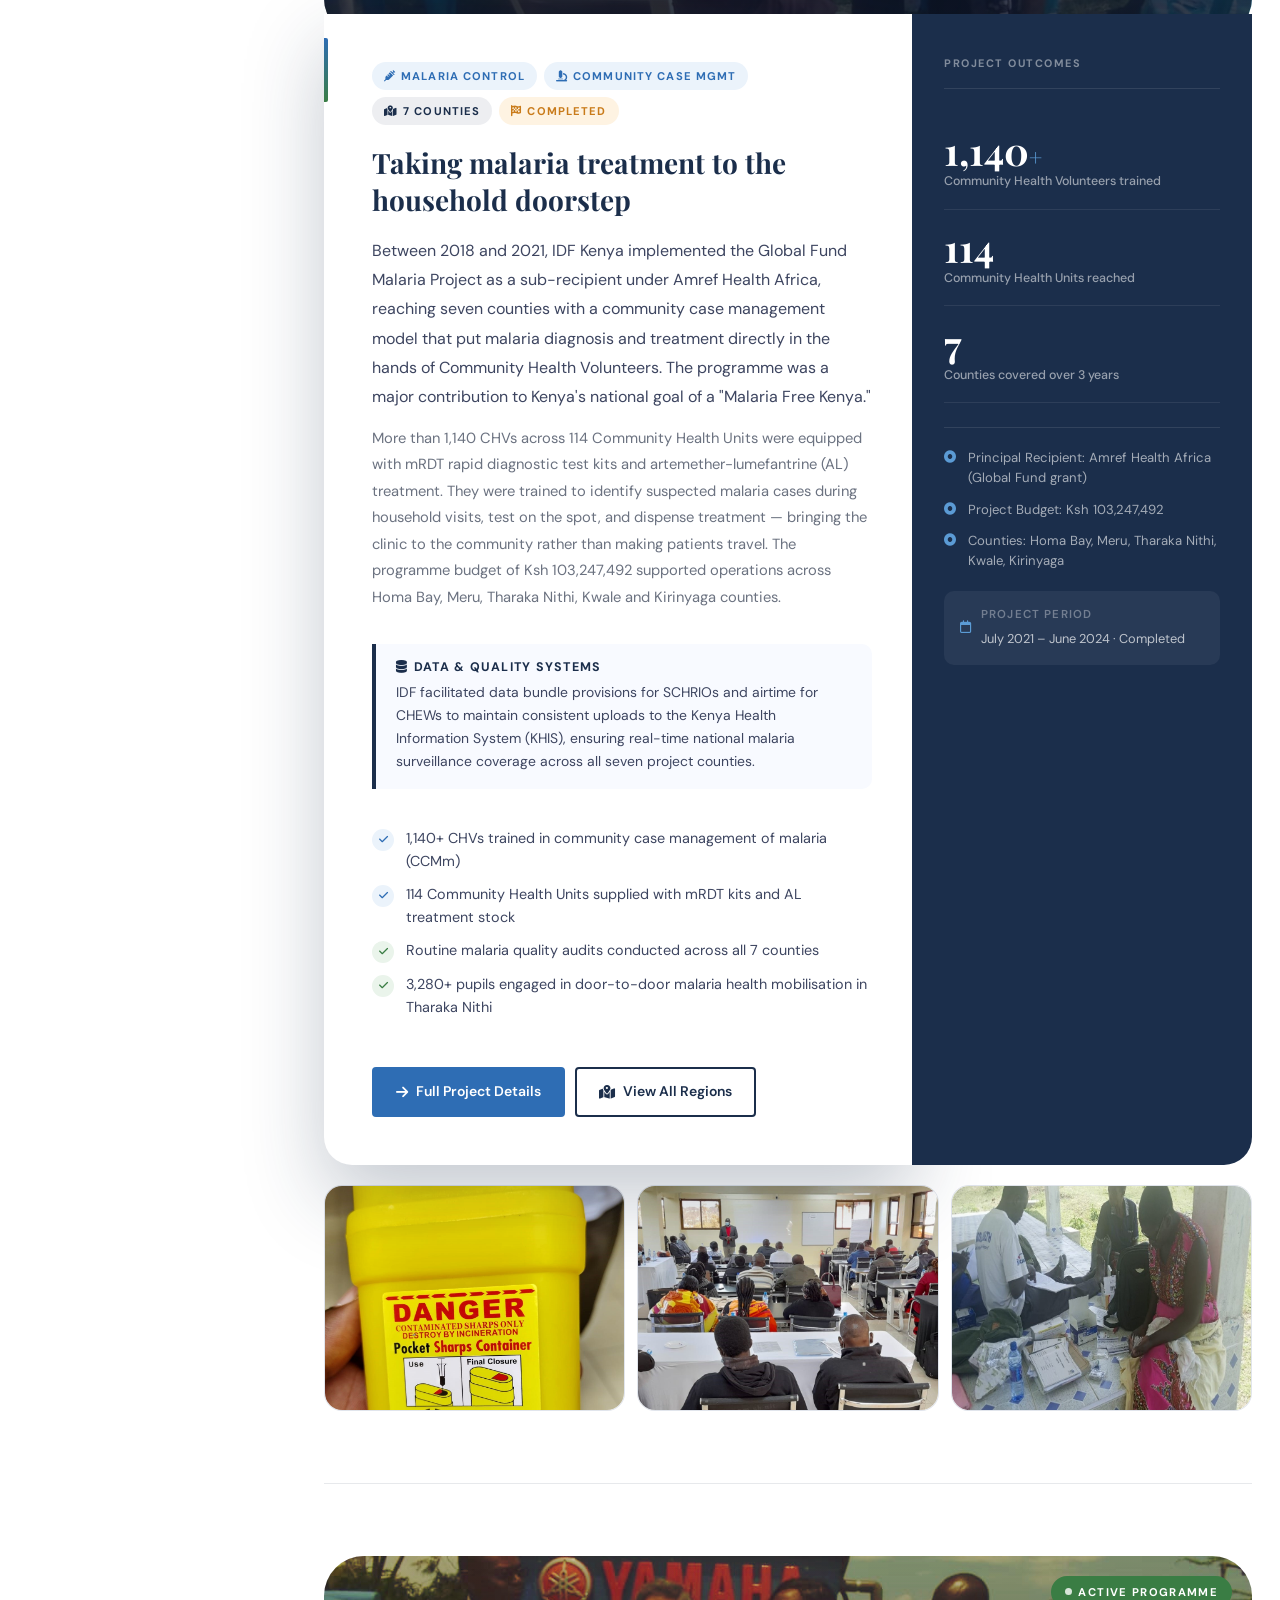
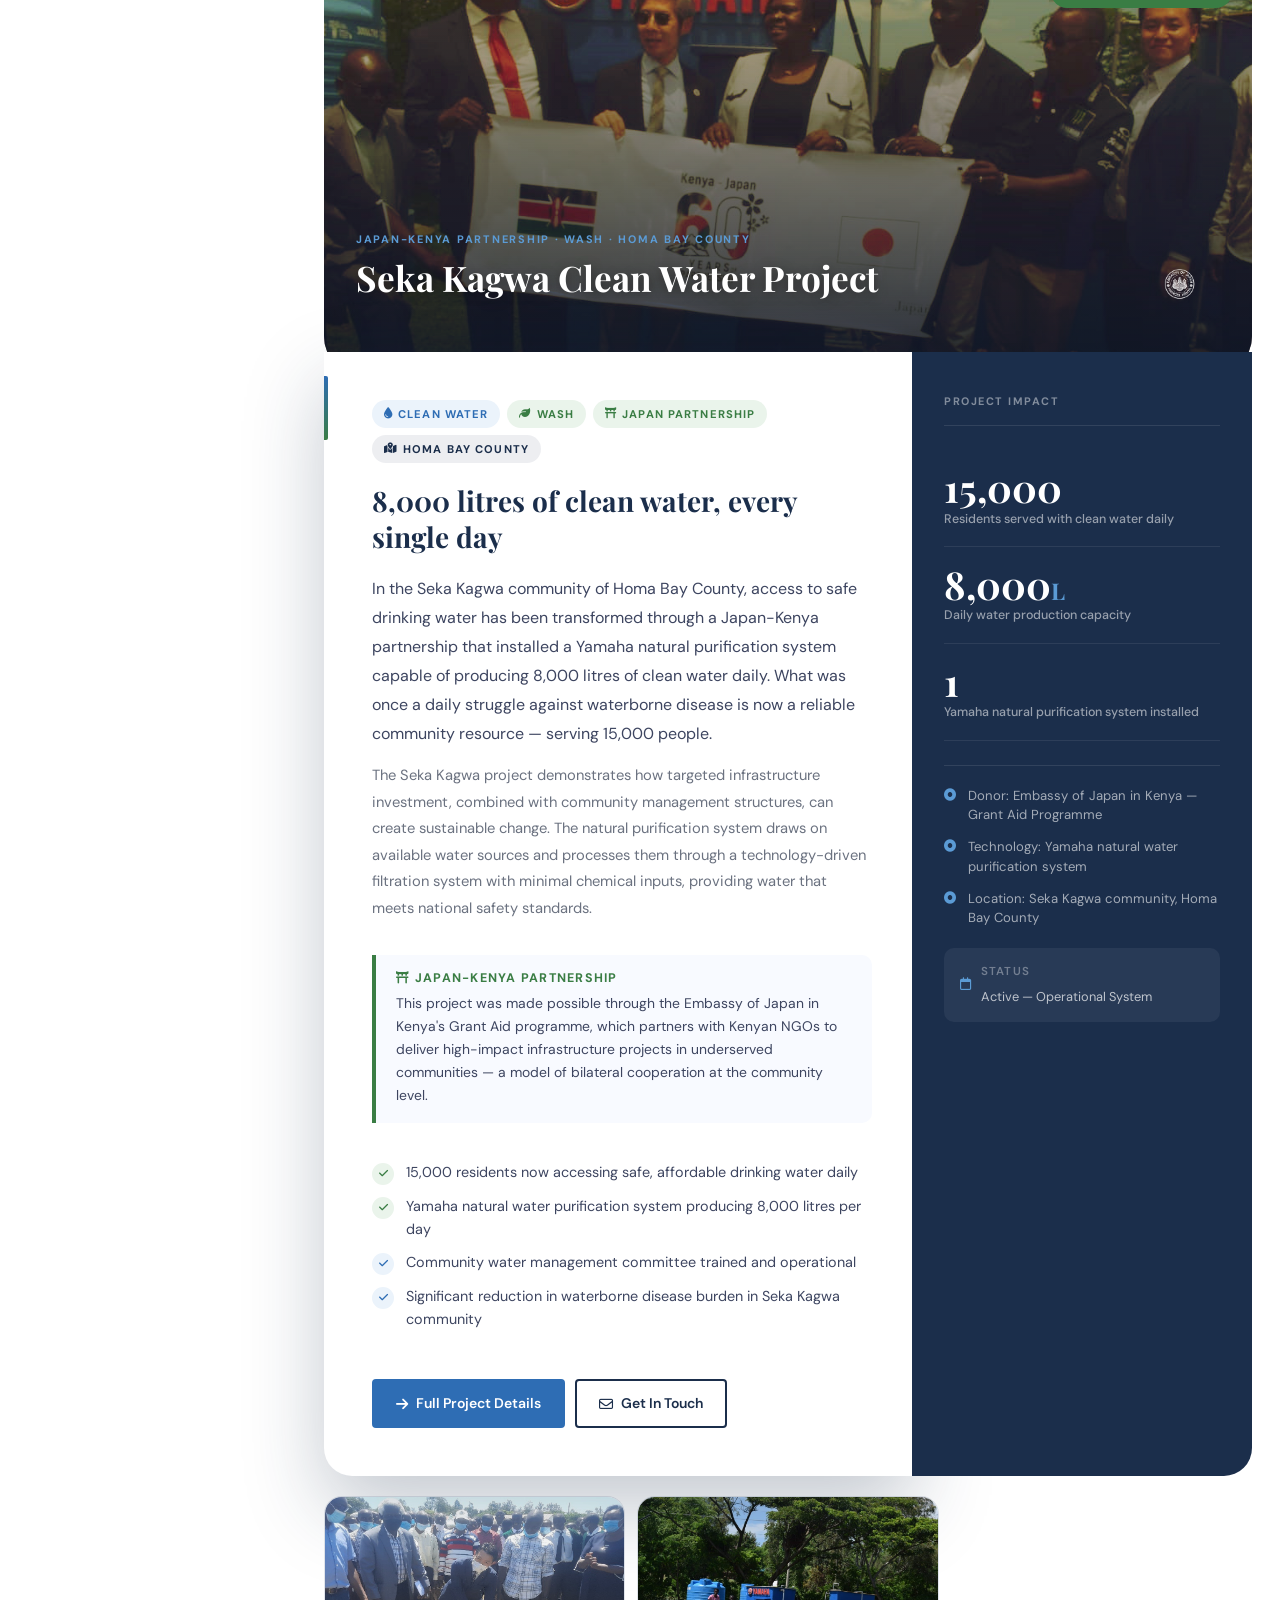
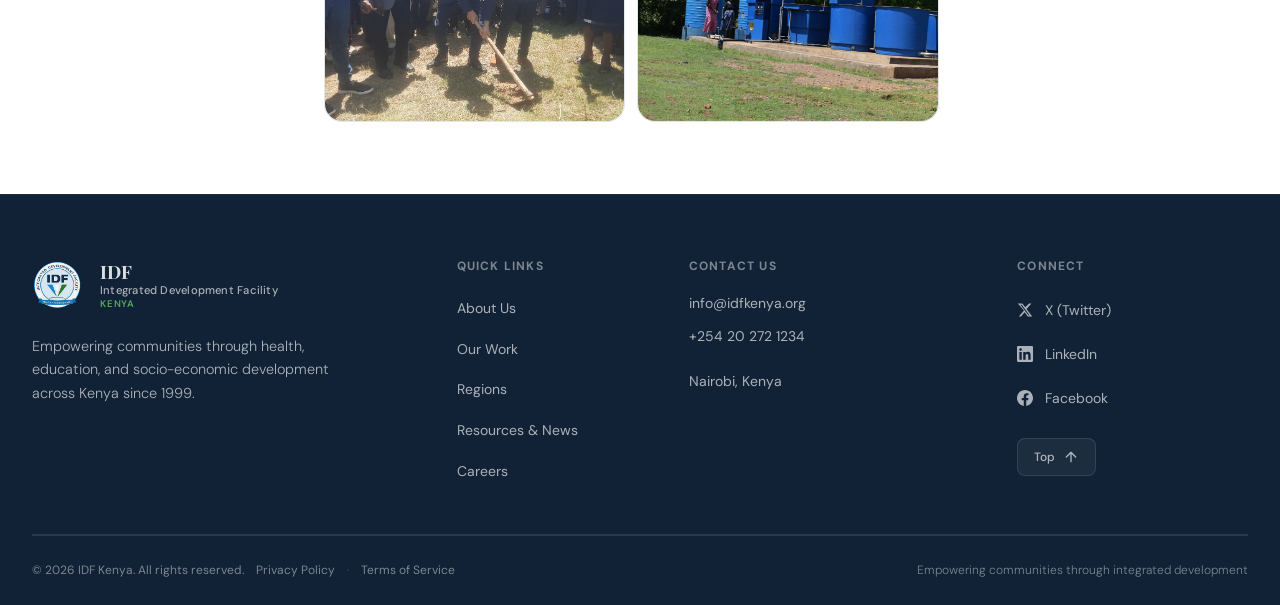
<file: ourwork.html>
<!DOCTYPE html>
<html lang="en">
<head>
  <meta charset="UTF-8">
  <meta name="viewport" content="width=device-width, initial-scale=1.0">
  <meta name="description" content="IDF Kenya's work — USAID Nuru Ya Mtoto, Kuimarisha Kaunti, Global Fund Malaria, and Seka Kagwa Clean Water projects delivering impact across Kenya.">
  <title>Our Work — Integrated Development Facility Kenya</title>
  <link rel="icon" href="assets/images/fav-icon.svg" type="image/svg+xml"><!-- 32×32px -->

  <link rel="preconnect" href="https://fonts.googleapis.com">
  <link rel="preconnect" href="https://fonts.gstatic.com" crossorigin>
  <link href="https://fonts.googleapis.com/css2?family=Playfair+Display:ital,wght@0,400;0,600;0,700;1,400&family=DM+Sans:wght@300;400;500;600&display=swap" rel="stylesheet">

  <link rel="stylesheet" href="https://cdnjs.cloudflare.com/ajax/libs/font-awesome/6.5.1/css/all.min.css" integrity="sha512-DTOQO9RWCH3ppGqcWaEA1BIZOC6xxalwEsw9c2QQeAIftl+Vegovlnee1c9QX4TctnWMn13TZye+giMm8e2LwA==" crossorigin="anonymous" referrerpolicy="no-referrer">

  <link rel="stylesheet" href="css/styles.css">
  <link rel="stylesheet" href="css/components.css">
  <link rel="stylesheet" href="css/sections.css">
  <link rel="stylesheet" href="css/sidenav.css">
  <link rel="stylesheet" href="css/ourwork.css">
  <link rel="stylesheet" href="css/responsive.css">
</head>

<body>

  <div id="navbar-placeholder"></div>


  <nav class="mobile-tab-nav" role="navigation" aria-label="Project sections">
    <div class="mobile-tab-nav__inner">
      <a href="#nuru-ya-mtoto"    class="mobile-tab-nav__link mobile-tab-nav__link--active" data-spy-target="nuru-ya-mtoto">
        <i class="fa-solid fa-heart-pulse"></i>Nuru Ya Mtoto
      </a>
      <a href="#kuimarisha-kaunti" class="mobile-tab-nav__link" data-spy-target="kuimarisha-kaunti">
        <i class="fa-solid fa-landmark"></i>Kuimarisha Kaunti
      </a>
      <a href="#global-fund-malaria" class="mobile-tab-nav__link" data-spy-target="global-fund-malaria">
        <i class="fa-solid fa-syringe"></i>Global Fund Malaria
      </a>
      <a href="#seka-kagwa"       class="mobile-tab-nav__link" data-spy-target="seka-kagwa">
        <i class="fa-solid fa-droplet"></i>Seka Kagwa Water
      </a>
    </div>
  </nav>


  <header class="work-hero" role="banner">
   <img class="work-hero-bg"
     src="assets/images/hero-ourwork.svg"
     alt="IDF Kenya field staff working with communities across Kenya"
     width="1920"
     height="440"
     loading="eager"
     fetchpriority="high">
    <div class="work-hero-overlay" aria-hidden="true"></div>
    <div class="work-hero-content">
      <span class="work-hero-eyebrow">
        <i class="fa-solid fa-briefcase" style="margin-right:0.35rem"></i>Projects &amp; Programmes
      </span>
      <h1>Our Work</h1>
      <p>Four flagship programmes. Seven counties. Hundreds of thousands of lives reached. From protecting vulnerable children to defeating malaria and delivering clean water this is IDF Kenya's work on the ground.</p>
      <nav class="work-hero-pills" aria-label="Jump to project">
        <a href="#nuru-ya-mtoto"     class="work-hero-pill"><i class="fa-solid fa-heart-pulse"></i>USAID Nuru Ya Mtoto</a>
        <a href="#kuimarisha-kaunti" class="work-hero-pill"><i class="fa-solid fa-landmark"></i>Kuimarisha Kaunti</a>
        <a href="#global-fund-malaria" class="work-hero-pill"><i class="fa-solid fa-syringe"></i>Global Fund Malaria</a>
        <a href="#seka-kagwa"        class="work-hero-pill"><i class="fa-solid fa-droplet"></i>Seka Kagwa Water</a>
      </nav>
    </div>
  </header>


  <div class="work-layout">

    <aside class="sidenav" aria-label="Project navigation">
      <p class="sidenav__heading">Our Projects</p>
      <ul class="sidenav__list" role="list">
        <li class="sidenav__item">
          <a href="#nuru-ya-mtoto" class="sidenav__link sidenav__link--active" data-spy-target="nuru-ya-mtoto">
            <i class="fa-solid fa-heart-pulse sidenav__icon"></i>USAID Nuru Ya Mtoto
          </a>
        </li>
        <li class="sidenav__item">
          <a href="#kuimarisha-kaunti" class="sidenav__link" data-spy-target="kuimarisha-kaunti">
            <i class="fa-solid fa-landmark sidenav__icon"></i>Kuimarisha Kaunti
          </a>
        </li>
        <li class="sidenav__item">
          <a href="#global-fund-malaria" class="sidenav__link" data-spy-target="global-fund-malaria">
            <i class="fa-solid fa-syringe sidenav__icon"></i>Global Fund Malaria
          </a>
        </li>
        <li class="sidenav__item">
          <a href="#seka-kagwa" class="sidenav__link" data-spy-target="seka-kagwa">
            <i class="fa-solid fa-droplet sidenav__icon"></i>Seka Kagwa Water
          </a>
        </li>
      </ul>

      <div class="sidenav__progress" aria-label="Page reading progress">
        <p class="sidenav__progress-label">Reading progress</p>
        <div class="sidenav__progress-bar"
          role="progressbar"
          aria-valuenow="0" aria-valuemin="0" aria-valuemax="100">
          <div class="sidenav__progress-fill" id="workProgressFill"></div>
        </div>
      </div>
    </aside>


    <main class="work-main" id="workMainContent">


      <section id="nuru-ya-mtoto" class="work-section" aria-labelledby="nym-heading">

        <div class="work-banner reveal">
          <img class="work-banner-img"
            src="assets/images/our-work-nuru.svg"
            alt="USAID Nuru Ya Mtoto project staff and community members in Homa Bay County"
            width="1200" height="480" loading="lazy">
          <div class="work-banner-overlay" aria-hidden="true"></div>

          <span class="work-status work-status--active">
            Active Programme
          </span>

          <div class="work-banner-meta">
            <div class="work-banner-title-group">
              <span class="work-banner-eyebrow">USAID-Funded · PATH Kenya Cooperative Agreement</span>
              <h2 class="work-banner-title" id="nym-heading">USAID Nuru Ya Mtoto Project</h2>
            </div>
            <div class="work-banner-donors">
              <img class="work-donor-logo" src="assets/images/Our-work-Us-Aid.svg" alt="USAID logo" width="160" height="64">
              <img class="work-donor-logo" src="assets/images/Our-work-Path.svg" alt="PATH logo" width="160" height="64">
            </div>
          </div>
        </div>

        <div class="work-body reveal reveal-delay-1">

          <div class="work-narrative">

            <div class="work-tags">
              <span class="work-tag work-tag--blue"><i class="fa-solid fa-heart-pulse"></i>Health &amp; OVC</span>
              <span class="work-tag work-tag--green"><i class="fa-solid fa-children"></i>Child Welfare</span>
              <span class="work-tag work-tag--blue"><i class="fa-solid fa-venus"></i>DREAMS/AGYW</span>
              <span class="work-tag work-tag--navy"><i class="fa-solid fa-map-location-dot"></i>3 Counties</span>
            </div>

            <h3 class="work-headline">
              Giving every vulnerable child the future they deserve
            </h3>

            <p class="work-lead">
              Since March 2021, IDF Kenya has been implementing the USAID Nuru Ya Mtoto (Light of the Child) project across Homa Bay, Vihiga and Nyamira counties as a Local Implementing Partner in cooperative agreement with PATH Kenya. The programme is built around a simple but powerful conviction — that every child affected by HIV deserves to be Healthy, Safe, Stable and Schooled.
            </p>

            <p class="work-body-text">
              IDF's field teams deliver integrated case management to orphans and vulnerable children (OVC) and their households, working in close coordination with the Directorate of Children Services, Ministry of Health, and County Government structures. The programme is directly aligned with Kenya's national target of achieving 95-95-95 HIV outcomes — ensuring 95% of people living with HIV are diagnosed, 95% receive treatment, and 95% achieve viral suppression.
            </p>

            <div class="work-callout">
              <h4><i class="fa-solid fa-star" style="margin-right:0.35rem"></i>DREAMS Programme</h4>
              <p>Vihiga County is a DREAMS-targeted county under NYM, providing a comprehensive HIV prevention and social support package specifically designed for adolescent girls and young women — one of the most at-risk populations in the region.</p>
            </div>

            <div class="work-outcomes">
              <div class="work-outcome-item">
                <div class="work-outcome-icon"><i class="fa-solid fa-check"></i></div>
                <span>Household economic strengthening through cash transfers and livelihood support to OVC caregivers</span>
              </div>
              <div class="work-outcome-item">
                <div class="work-outcome-icon"><i class="fa-solid fa-check"></i></div>
                <span>School retention support — fees, uniforms and learning materials for vulnerable students</span>
              </div>
              <div class="work-outcome-item">
                <div class="work-outcome-icon work-outcome-icon--green"><i class="fa-solid fa-check"></i></div>
                <span>Psychosocial support and safe spaces for children and adolescents affected by HIV</span>
              </div>
              <div class="work-outcome-item">
                <div class="work-outcome-icon work-outcome-icon--green"><i class="fa-solid fa-check"></i></div>
                <span>Linkage to HIV testing, treatment and adherence services for OVC households</span>
              </div>
            </div>

            <div class="work-actions">
              <a href="usaid-nuru-ya-mtoto.html" class="btn-idf-primary">
                <i class="fa-solid fa-arrow-right"></i>Full Project Details
              </a>
              <a href="regions.html#homa-bay" class="btn-idf-outline-navy">
                <i class="fa-solid fa-map-location-dot"></i>View Counties
              </a>
            </div>

          </div>

          <div class="work-metrics">
            <p class="work-metrics-title">Impact at a glance</p>

            <div class="work-metric">
              <div class="work-metric-number">11,610<span class="suffix">+</span></div>
              <div class="work-metric-label">Total beneficiaries reached (FY2024)</div>
            </div>

            <div class="work-metric">
              <div class="work-metric-number">3</div>
              <div class="work-metric-label">Counties — Homa Bay, Vihiga &amp; Nyamira</div>
            </div>

            <div class="work-metric">
              <div class="work-metric-number">95<span class="suffix">-95-95</span></div>
              <div class="work-metric-label">HIV strategy alignment target</div>
            </div>

            <div class="work-facts">
              <div class="work-fact">
                <i class="fa-solid fa-circle-dot"></i>
                <span>Implementing Partner: PATH Kenya (USAID Cooperative Agreement)</span>
              </div>
              <div class="work-fact">
                <i class="fa-solid fa-circle-dot"></i>
                <span>Programme Period: March 2021 — March 2026</span>
              </div>
              <div class="work-fact">
                <i class="fa-solid fa-circle-dot"></i>
                <span>Focus populations: OVC, AGYW, HIV-exposed children and caregivers</span>
              </div>
            </div>

            <div class="work-period">
              <i class="fa-regular fa-calendar"></i>
              <div>
                <strong>Project Period</strong>
                March 2021 — March 2026
              </div>
            </div>
          </div>

        </div>

        <div class="work-gallery">
          <div class="work-gallery-item reveal reveal-delay-1"
            data-caption="Our project team member, Boaz, posing for a photo during cheque presentation with students from Otaro Secondary School. The event was a wonderful opportunity for us to connect with the children and families who benefit from our project and to see firsthand the impact of our efforts. We were thrilled to be able to provide assistance that will make a real difference in the lives of these young learners
">
            <img class="work-gallery-img"
              src="assets/images/Our-work-nuru 1.svg"
              alt="NYM project case management session with vulnerable children in Homa Bay"
              width="600" height="400">
          </div>
          <div class="work-gallery-item reveal reveal-delay-2"
            data-caption="IDF Director, PATH Kenya Director and PATH Board Members in Nyangajo village visiting a caregiver support group supported through USAID Nuru Ya Mtoto Project
">
            <img class="work-gallery-img"
              src="assets/images/Our-work-nuru-2.svg"
              alt="NYM project case management session with vulnerable children in Homa Bay"
              width="600" height="400">
            <div class="gallery-placeholder" data-width="600" data-height="400">
              <i class="fa-regular fa-image"></i>
              <span>Household Visit<br>Vihiga County</span>
            </div>
          </div>
          <div class="work-gallery-item reveal reveal-delay-3"
            data-caption="Stakeholders meeting at Sabatia, Emuhaya Subcounty, Vihiga County">
            <img class="work-gallery-img"
              src="assets/images/Our-work-nuru-3.svg"
              alt="DREAMS programme — AGYW safe space activities"
              width="600" height="400">
            <div class="gallery-placeholder" data-width="600" data-height="400">
              <i class="fa-regular fa-image"></i>
              <span>DREAMS Programme<br>AGYW Safe Space</span>
            </div>
          </div>
        </div>

      </section>


      <section id="kuimarisha-kaunti" class="work-section" aria-labelledby="kk-heading">

        <div class="work-banner reveal">
          <img class="work-banner-img"
            src="assets/images/Our-work-kuimarisha.svg"
            alt="Community governance meeting under the Kuimarisha Kaunti project in Homa Bay County"
            width="1200" height="480" loading="lazy">
          <div class="work-banner-overlay" aria-hidden="true"></div>

          <span class="work-status work-status--active">
            Active Programme
          </span>

          <div class="work-banner-meta">
            <div class="work-banner-title-group">
              <span class="work-banner-eyebrow">Governance &amp; Civic Education · Homa Bay County</span>
              <h2 class="work-banner-title" id="kk-heading">Kuimarisha Kaunti Project</h2>
            </div>
            <div class="work-banner-donors">
              <img class="work-donor-logo" src="assets/images/Our-work-Uraia.svg" alt="Uraia Trust logo" width="160" height="64">
            </div>
          </div>
        </div>

        <div class="work-body reveal reveal-delay-1">

          <div class="work-narrative">

            <div class="work-tags">
              <span class="work-tag work-tag--green"><i class="fa-solid fa-landmark"></i>Governance</span>
              <span class="work-tag work-tag--green"><i class="fa-solid fa-people-group"></i>Civic Education</span>
              <span class="work-tag work-tag--navy"><i class="fa-solid fa-trophy"></i>Ndovu Award 2023</span>
              <span class="work-tag work-tag--navy"><i class="fa-solid fa-map-location-dot"></i>Homa Bay County</span>
            </div>

            <h3 class="work-headline">
              Empowering citizens to hold their county accountable
            </h3>

            <p class="work-lead">
              Kuimarisha Kaunti — "Strengthening the County" — is a governance and civic engagement project operating across all eight sub-counties of Homa Bay. IDF works to bridge the gap between county government services and the communities they are meant to serve, building structures that make accountability the norm rather than the exception.
            </p>

            <p class="work-body-text">
              The project trains community members, civil society actors and local leaders on their rights and responsibilities under devolution. IDF facilitates structured dialogue between citizens and county officials — creating platforms where service delivery failures can be raised constructively, and where government commitments are tracked and verified.
            </p>

            <div class="work-callout work-callout--green">
              <h4><i class="fa-solid fa-trophy" style="margin-right:0.35rem"></i>Ndovu Award Winner 2023</h4>
              <p>Presented once every ten years, the prestigious Ndovu Award was awarded to IDF for outstanding work in educating and mobilising Homa Bay citizens to actively participate in county governance and public service delivery.</p>
            </div>

            <div class="work-outcomes">
              <div class="work-outcome-item">
                <div class="work-outcome-icon work-outcome-icon--green"><i class="fa-solid fa-check"></i></div>
                <span>Civic education forums delivered across all 8 sub-counties of Homa Bay</span>
              </div>
              <div class="work-outcome-item">
                <div class="work-outcome-icon work-outcome-icon--green"><i class="fa-solid fa-check"></i></div>
                <span>Community social accountability monitoring structures established and operational</span>
              </div>
              <div class="work-outcome-item">
                <div class="work-outcome-icon"><i class="fa-solid fa-check"></i></div>
                <span>Multi-stakeholder dialogues between citizens and county government officials facilitated</span>
              </div>
              <div class="work-outcome-item">
                <div class="work-outcome-icon"><i class="fa-solid fa-check"></i></div>
                <span>Citizens trained on budget tracking, service delivery standards and public participation rights</span>
              </div>
            </div>

            <div class="work-actions">
              <a href="kuimarisha-kaunti.html" class="btn-idf-primary">
                <i class="fa-solid fa-arrow-right"></i>Full Project Details
              </a>
              <a href="regions.html#homa-bay" class="btn-idf-outline-navy">
                <i class="fa-solid fa-map-location-dot"></i>Homa Bay County
              </a>
            </div>

          </div>

          <div class="work-metrics">
            <p class="work-metrics-title">Impact at a glance</p>

            <div class="work-metric">
              <div class="work-metric-number">8</div>
              <div class="work-metric-label">Sub-counties reached across Homa Bay</div>
            </div>

            <div class="work-metric">
              <div class="work-metric-number">2023</div>
              <div class="work-metric-label">Ndovu Award — governance excellence</div>
            </div>

            <div class="work-metric">
              <div class="work-metric-number">1<span class="suffix">st</span></div>
              <div class="work-metric-label">NGO recipient of the Ndovu Award in Homa Bay</div>
            </div>

            <div class="work-facts">
              <div class="work-fact">
                <i class="fa-solid fa-circle-dot"></i>
                <span>Partner: Uraia Trust — national civic education programme</span>
              </div>
              <div class="work-fact">
                <i class="fa-solid fa-circle-dot"></i>
                <span>Focus: Devolution, public participation, service delivery accountability</span>
              </div>
              <div class="work-fact">
                <i class="fa-solid fa-circle-dot"></i>
                <span>Coverage: Rachuonyo East, South, North, Rangwe, Homa Bay Town, Mbita, Ndhiwa &amp; Suba</span>
              </div>
            </div>

            <div class="work-period">
              <i class="fa-regular fa-calendar"></i>
              <div>
                <strong>Status</strong>
                Active — Ongoing Programme
              </div>
            </div>
          </div>

        </div>

        <div class="work-gallery">
          <div class="work-gallery-item reveal reveal-delay-1"
            data-caption="Meeting with youth representatives from all the wards in Homa Bay County to understand their take on the county governance process, climate change mitigation and adaptation process.">
            <img class="work-gallery-img"
              src="assets/images/Our-work-kuimarisha-1.svg"
              alt="Community members at a Kuimarisha Kaunti civic engagement forum"
              width="600" height="400">
          </div>
          <div class="work-gallery-item reveal reveal-delay-2"
            data-caption="Training partners, community representatives and government department representatives on climate change governance. This training will maintain an active mitigation and adaptation strategy by improving funding to climate change adaptation programs and mainstreaming climate change into all county government departments.">
            <img class="work-gallery-img"
              src="assets/images/Our-work-kuimarisha-2.svg"
              alt="IDF staff receiving the Ndovu Award 2023 for outstanding governance work"
              width="600" height="400">
          </div>
          <div class="work-gallery-item reveal reveal-delay-3"
            data-caption="Meeting with County Government Departments on mainstreaming of PWD issues in all departments and ensure that PWDs have access to AGPO as stipulated in the Public Finance Act">
            <img class="work-gallery-img"
              src="assets/images/Our-work-kuimarisha-3.svg"
              alt="IDF staff receiving the Ndovu Award 2023 for outstanding governance work"
              width="600" height="400">
            <div class="gallery-placeholder" data-width="600" data-height="400">
              <i class="fa-regular fa-image"></i>
              <span>Community Dialogue<br>Mbita Sub-County</span>
            </div>
          </div>
        </div>

      </section>


      <section id="global-fund-malaria" class="work-section" aria-labelledby="gfm-heading">

        <div class="work-banner reveal">
          <img class="work-banner-img"
            src="assets/images/Our-work-global.svg"
            alt="A trained CHV performing Mrdt test to a child at the health facility during a quality assurance activity to ascertain their skills and knowledge on CCMm"
            width="1200" height="480" loading="lazy">
          <div class="work-banner-overlay" aria-hidden="true"></div>

          <span class="work-status work-status--completed">
            <i class="fa-solid fa-circle-check"></i>Completed 2021
          </span>

          <div class="work-banner-meta">
            <div class="work-banner-title-group">
              <span class="work-banner-eyebrow">Global Fund · Amref Health Africa Sub-Grant · 7 Counties</span>
              <h2 class="work-banner-title" id="gfm-heading">Global Fund Malaria Project</h2>
            </div>
            <div class="work-banner-donors">
              <img class="work-donor-logo" src="assets/images/Our-work-Amref-1.svg" alt="AMREF Health Africa logo" width="160" height="64">
            </div>
          </div>
        </div>

        <div class="work-body reveal reveal-delay-1">

          <div class="work-narrative">

            <div class="work-tags">
              <span class="work-tag work-tag--blue"><i class="fa-solid fa-syringe"></i>Malaria Control</span>
              <span class="work-tag work-tag--blue"><i class="fa-solid fa-microscope"></i>Community Case Mgmt</span>
              <span class="work-tag work-tag--navy"><i class="fa-solid fa-map-location-dot"></i>7 Counties</span>
              <span class="work-tag work-tag--amber"><i class="fa-solid fa-flag-checkered"></i>Completed</span>
            </div>

            <h3 class="work-headline">
              Taking malaria treatment to the household doorstep
            </h3>

            <p class="work-lead">
              Between 2018 and 2021, IDF Kenya implemented the Global Fund Malaria Project as a sub-recipient under Amref Health Africa, reaching seven counties with a community case management model that put malaria diagnosis and treatment directly in the hands of Community Health Volunteers. The programme was a major contribution to Kenya's national goal of a "Malaria Free Kenya."
            </p>

            <p class="work-body-text">
              More than 1,140 CHVs across 114 Community Health Units were equipped with mRDT rapid diagnostic test kits and artemether-lumefantrine (AL) treatment. They were trained to identify suspected malaria cases during household visits, test on the spot, and dispense treatment — bringing the clinic to the community rather than making patients travel. The programme budget of Ksh 103,247,492 supported operations across Homa Bay, Meru, Tharaka Nithi, Kwale and Kirinyaga counties.
            </p>

            <div class="work-callout work-callout--navy">
              <h4><i class="fa-solid fa-database" style="margin-right:0.35rem"></i>Data &amp; Quality Systems</h4>
              <p>IDF facilitated data bundle provisions for SCHRIOs and airtime for CHEWs to maintain consistent uploads to the Kenya Health Information System (KHIS), ensuring real-time national malaria surveillance coverage across all seven project counties.</p>
            </div>

            <div class="work-outcomes">
              <div class="work-outcome-item">
                <div class="work-outcome-icon"><i class="fa-solid fa-check"></i></div>
                <span>1,140+ CHVs trained in community case management of malaria (CCMm)</span>
              </div>
              <div class="work-outcome-item">
                <div class="work-outcome-icon"><i class="fa-solid fa-check"></i></div>
                <span>114 Community Health Units supplied with mRDT kits and AL treatment stock</span>
              </div>
              <div class="work-outcome-item">
                <div class="work-outcome-icon work-outcome-icon--green"><i class="fa-solid fa-check"></i></div>
                <span>Routine malaria quality audits conducted across all 7 counties</span>
              </div>
              <div class="work-outcome-item">
                <div class="work-outcome-icon work-outcome-icon--green"><i class="fa-solid fa-check"></i></div>
                <span>3,280+ pupils engaged in door-to-door malaria health mobilisation in Tharaka Nithi</span>
              </div>
            </div>

            <div class="work-actions">
              <a href="global-fund-malaria.html" class="btn-idf-primary">
                <i class="fa-solid fa-arrow-right"></i>Full Project Details
              </a>
              <a href="regions.html" class="btn-idf-outline-navy">
                <i class="fa-solid fa-map-location-dot"></i>View All Regions
              </a>
            </div>

          </div>

          <div class="work-metrics">
            <p class="work-metrics-title">Project outcomes</p>

            <div class="work-metric">
              <div class="work-metric-number">1,140<span class="suffix">+</span></div>
              <div class="work-metric-label">Community Health Volunteers trained</div>
            </div>

            <div class="work-metric">
              <div class="work-metric-number">114</div>
              <div class="work-metric-label">Community Health Units reached</div>
            </div>

            <div class="work-metric">
              <div class="work-metric-number">7</div>
              <div class="work-metric-label">Counties covered over 3 years</div>
            </div>

            <div class="work-facts">
              <div class="work-fact">
                <i class="fa-solid fa-circle-dot"></i>
                <span>Principal Recipient: Amref Health Africa (Global Fund grant)</span>
              </div>
              <div class="work-fact">
                <i class="fa-solid fa-circle-dot"></i>
                <span>Project Budget: Ksh 103,247,492</span>
              </div>
              <div class="work-fact">
                <i class="fa-solid fa-circle-dot"></i>
                <span>Counties: Homa Bay, Meru, Tharaka Nithi, Kwale, Kirinyaga</span>
              </div>
            </div>

            <div class="work-period">
              <i class="fa-regular fa-calendar"></i>
              <div>
                <strong>Project Period</strong>
                July 2021 – June 2024 · Completed
              </div>
            </div>
          </div>

        </div>

        <div class="work-gallery">
          <div class="work-gallery-item reveal reveal-delay-1"
            data-caption="Sample of recommended biosafety kits to be used by CHVs for mrdt waste management
">
            <img class="work-gallery-img"
              src="assets/images/Our-work-Global-1.svg"
              alt="Community health volunteer conducting malaria rapid diagnostic test in Homa Bay County"
              width="600" height="400">
          </div>
          <div class="work-gallery-item reveal reveal-delay-2"
            data-caption="County Public Health Officer Mr. Kabaka and County Director of Health Dr. Gordon Okomo officially opening Community Case Management Training of CHEWs">
            <img class="work-gallery-img"
              src="assets/images/Our-work-Global-2.svg"
              alt="Community health volunteer conducting malaria rapid diagnostic test in Homa Bay County"
              width="600" height="400">
            <div class="gallery-placeholder" data-width="600" data-height="400">
              <i class="fa-regular fa-image"></i>
              <span>CHV Training<br>Meru County</span>
            </div>
          </div>
          <div class="work-gallery-item reveal reveal-delay-3"
            data-caption="CHVs account for malaria commodities during CHU monthly data review meeting.">
            <img class="work-gallery-img"
              src="assets/images/Our-work-Global-3.svg"
              alt="Community health volunteer conducting malaria rapid diagnostic test in Homa Bay County"
              width="600" height="400">
            <div class="gallery-placeholder" data-width="600" data-height="400">
              <i class="fa-regular fa-image"></i>
              <span>Quality Audit<br>Kwale County</span>
            </div>
          </div>
        </div>

      </section>


      <section id="seka-kagwa" class="work-section" aria-labelledby="sk-heading">

        <div class="work-banner reveal">
          <img class="work-banner-img"
            src="assets/images/Our-work-seka.svg"
            alt="H.E. Hon. Gladys Wanga, Governor, Homa Bay County during a benchmarking by H.E. Hon. Dr. Paul Otuoma, Governor, Busia County at the project site."
            width="1200" height="480" loading="lazy">
          <div class="work-banner-overlay" aria-hidden="true"></div>

          <span class="work-status work-status--active">
            Active Programme
          </span>

          <div class="work-banner-meta">
            <div class="work-banner-title-group">
              <span class="work-banner-eyebrow">Japan-Kenya Partnership · WASH · Homa Bay County</span>
              <h2 class="work-banner-title" id="sk-heading">Seka Kagwa Clean Water Project</h2>
            </div>
            <div class="work-banner-donors">
              <img class="work-donor-logo" src="assets/images/Our-work-Embassy-of-Japan.svg" alt="Embassy of Japan in Kenya logo" width="160" height="64">
            </div>
          </div>
        </div>

        <div class="work-body reveal reveal-delay-1">

          <div class="work-narrative">

            <div class="work-tags">
              <span class="work-tag work-tag--blue"><i class="fa-solid fa-droplet"></i>Clean Water</span>
              <span class="work-tag work-tag--green"><i class="fa-solid fa-leaf"></i>WASH</span>
              <span class="work-tag work-tag--green"><i class="fa-solid fa-torii-gate"></i>Japan Partnership</span>
              <span class="work-tag work-tag--navy"><i class="fa-solid fa-map-location-dot"></i>Homa Bay County</span>
            </div>

            <h3 class="work-headline">
              8,000 litres of clean water, every single day
            </h3>

            <p class="work-lead">
              In the Seka Kagwa community of Homa Bay County, access to safe drinking water has been transformed through a Japan-Kenya partnership that installed a Yamaha natural purification system capable of producing 8,000 litres of clean water daily. What was once a daily struggle against waterborne disease is now a reliable community resource — serving 15,000 people.
            </p>

            <p class="work-body-text">
              The Seka Kagwa project demonstrates how targeted infrastructure investment, combined with community management structures, can create sustainable change. The natural purification system draws on available water sources and processes them through a technology-driven filtration system with minimal chemical inputs, providing water that meets national safety standards.
            </p>

            <div class="work-callout work-callout--green">
              <h4><i class="fa-solid fa-torii-gate" style="margin-right:0.35rem"></i>Japan-Kenya Partnership</h4>
              <p>This project was made possible through the Embassy of Japan in Kenya's Grant Aid programme, which partners with Kenyan NGOs to deliver high-impact infrastructure projects in underserved communities — a model of bilateral cooperation at the community level.</p>
            </div>

            <div class="work-outcomes">
              <div class="work-outcome-item">
                <div class="work-outcome-icon work-outcome-icon--green"><i class="fa-solid fa-check"></i></div>
                <span>15,000 residents now accessing safe, affordable drinking water daily</span>
              </div>
              <div class="work-outcome-item">
                <div class="work-outcome-icon work-outcome-icon--green"><i class="fa-solid fa-check"></i></div>
                <span>Yamaha natural water purification system producing 8,000 litres per day</span>
              </div>
              <div class="work-outcome-item">
                <div class="work-outcome-icon"><i class="fa-solid fa-check"></i></div>
                <span>Community water management committee trained and operational</span>
              </div>
              <div class="work-outcome-item">
                <div class="work-outcome-icon"><i class="fa-solid fa-check"></i></div>
                <span>Significant reduction in waterborne disease burden in Seka Kagwa community</span>
              </div>
            </div>

            <div class="work-actions">
              <a href="seka-kagwa.html" class="btn-idf-primary">
                <i class="fa-solid fa-arrow-right"></i>Full Project Details
              </a>
              <a href="contact.html" class="btn-idf-outline-navy">
                <i class="fa-regular fa-envelope"></i>Get In Touch
              </a>
            </div>

          </div>

          <div class="work-metrics">
            <p class="work-metrics-title">Project impact</p>

            <div class="work-metric">
              <div class="work-metric-number">15,000</div>
              <div class="work-metric-label">Residents served with clean water daily</div>
            </div>

            <div class="work-metric">
              <div class="work-metric-number">8,000<span class="suffix">L</span></div>
              <div class="work-metric-label">Daily water production capacity</div>
            </div>

            <div class="work-metric">
              <div class="work-metric-number">1</div>
              <div class="work-metric-label">Yamaha natural purification system installed</div>
            </div>

            <div class="work-facts">
              <div class="work-fact">
                <i class="fa-solid fa-circle-dot"></i>
                <span>Donor: Embassy of Japan in Kenya — Grant Aid Programme</span>
              </div>
              <div class="work-fact">
                <i class="fa-solid fa-circle-dot"></i>
                <span>Technology: Yamaha natural water purification system</span>
              </div>
              <div class="work-fact">
                <i class="fa-solid fa-circle-dot"></i>
                <span>Location: Seka Kagwa community, Homa Bay County</span>
              </div>
            </div>

            <div class="work-period">
              <i class="fa-regular fa-calendar"></i>
              <div>
                <strong>Status</strong>
                Active — Operational System
              </div>
            </div>
          </div>

        </div>

        <div class="work-gallery">
          <div class="work-gallery-item reveal reveal-delay-1"
            data-caption="Launching of the Seka Kagwa Community Water Supply Project">
            <img class="work-gallery-img"
              src="assets/images/Our-work-seka-1.svg"
              alt="Seka Kagwa water purification system installed by IDF with Japan Embassy support"
              width="600" height="400">
          </div>
          <div class="work-gallery-item reveal reveal-delay-2"
            data-caption="View of the Seka Community Water Supply Project">
            <img class="work-gallery-img"
              src="assets/images/Our-work-seka-2.svg"
              alt="Seka Kagwa water purification system installed by IDF with Japan Embassy support"
              width="600" height="400">
            <!-- Image placeholder: 600×400px -->
            <div class="gallery-placeholder" data-width="600" data-height="400">
              <i class="fa-regular fa-image"></i>
              <span>Community Water Point<br>Daily Distribution</span>
            </div>
          </div>
          <!-- <div class="work-gallery-item reveal reveal-delay-3"
            data-caption="Water management committee training">
            <img class="work-gallery-img"
              src="assets/images/seka_KbmhChW.svg"
              alt="Seka Kagwa water purification system installed by IDF with Japan Embassy support"
              width="600" height="400">
            <div class="gallery-placeholder" data-width="600" data-height="400">
              <i class="fa-regular fa-image"></i>
              <span>Management Committee<br>Training Session</span>
            </div> -->
          </div>
        </div>

      </section>


    </main>
  </div>


  <div id="footer-placeholder"></div>


  <script src="js/components.js"></script>
  <script type="module" src="js/main.js"></script>

</body>
</html>
</file>
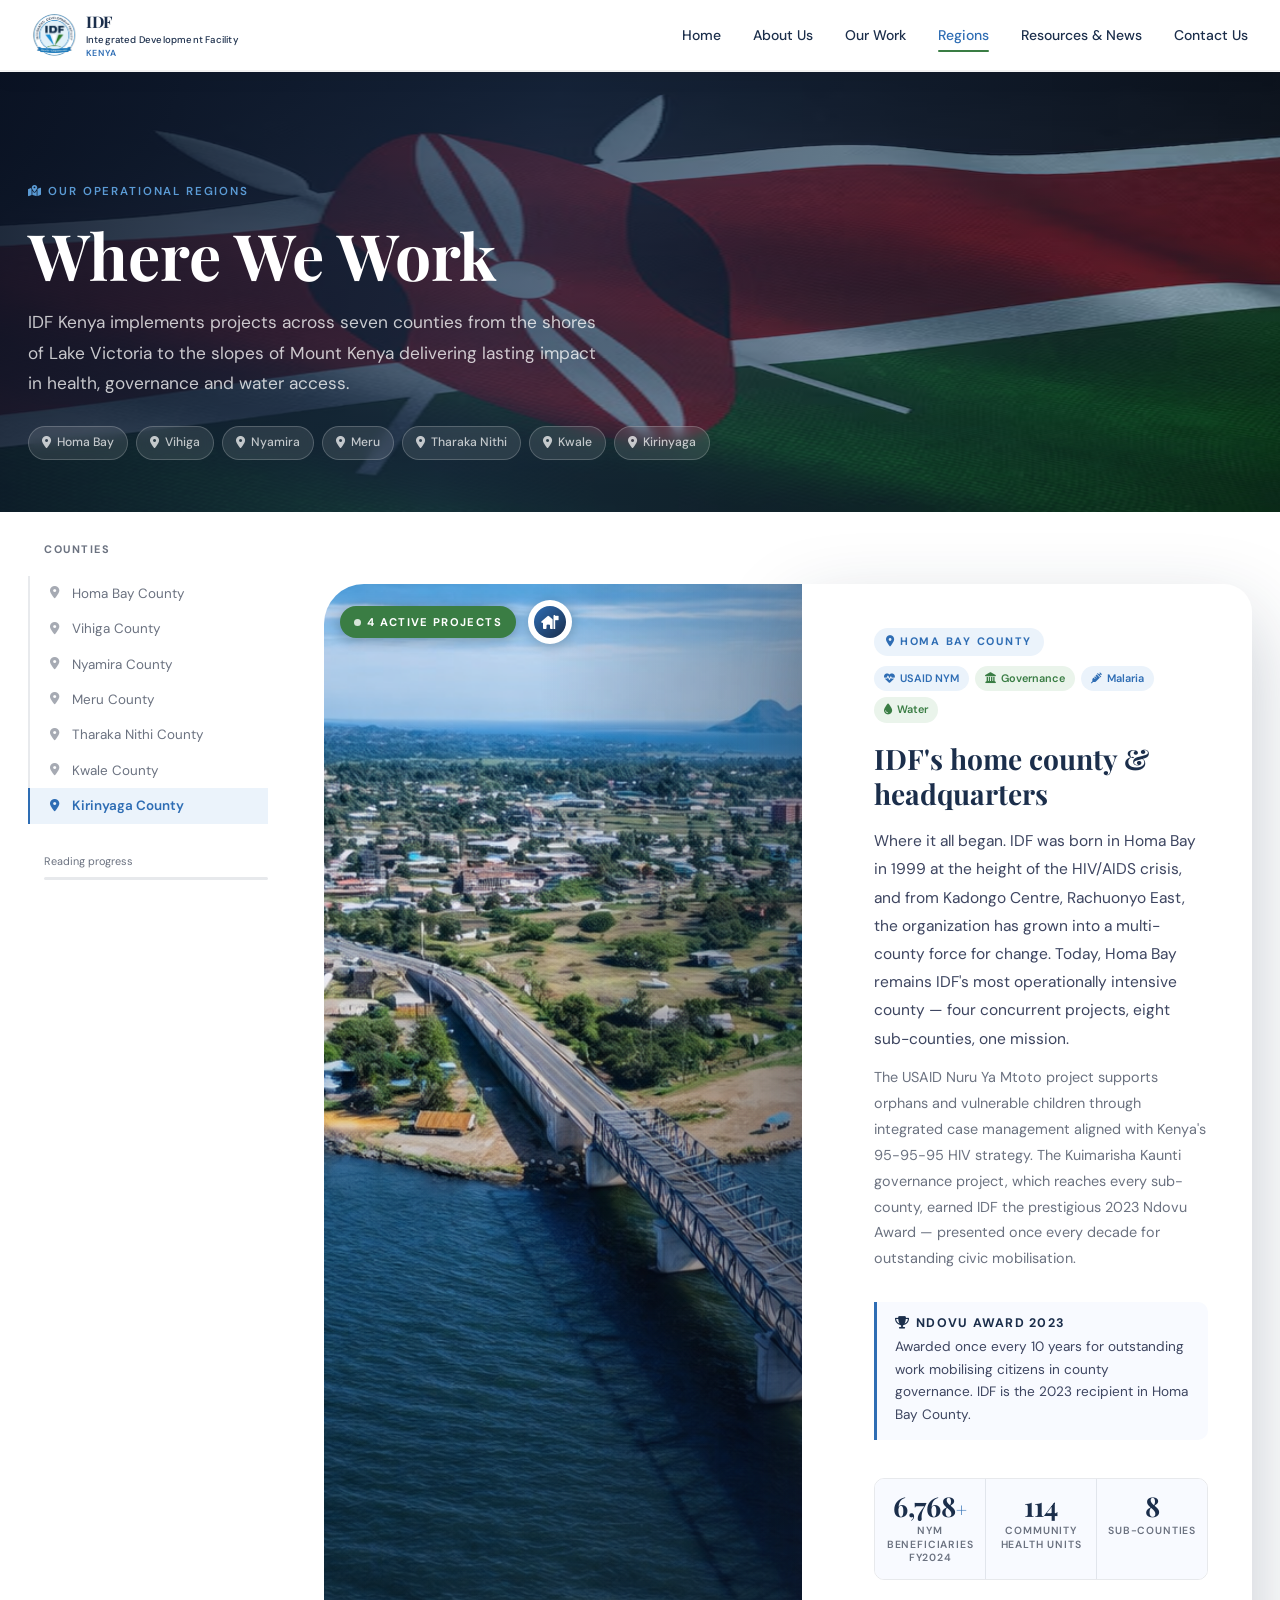
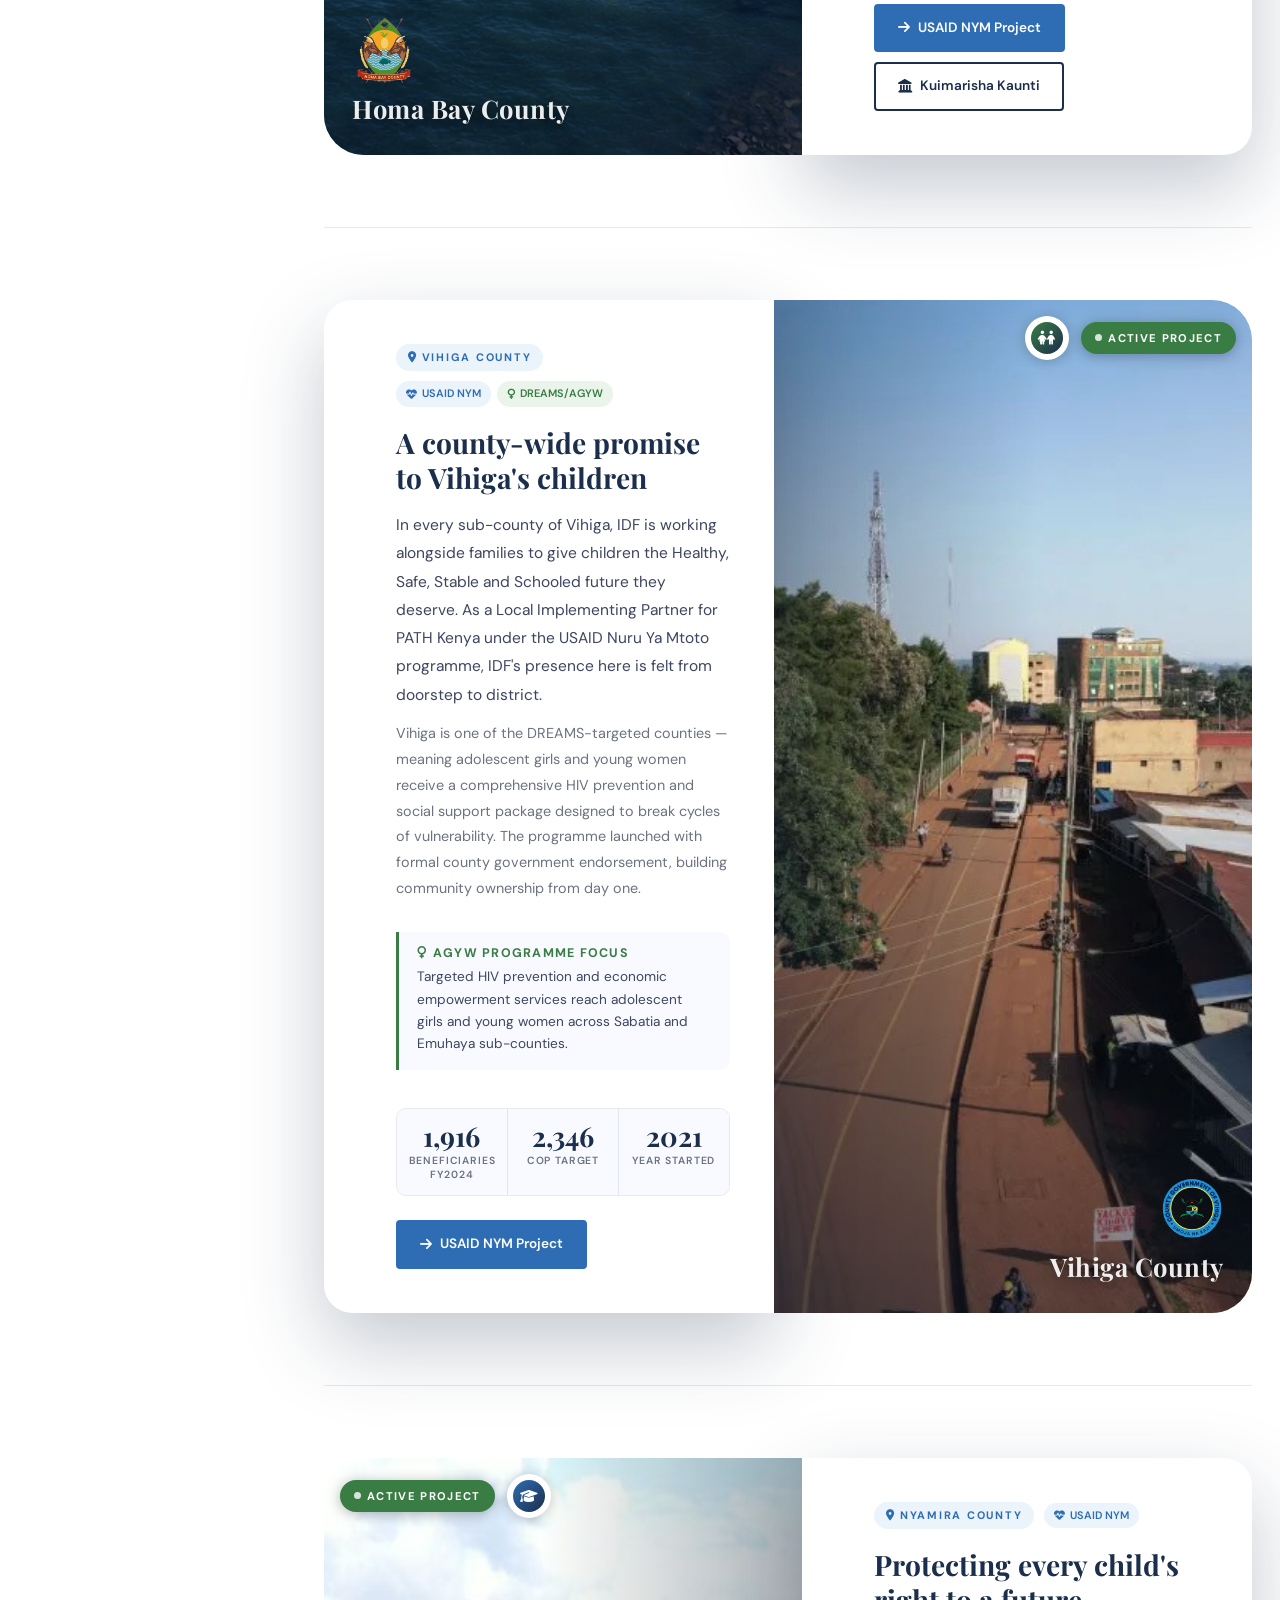
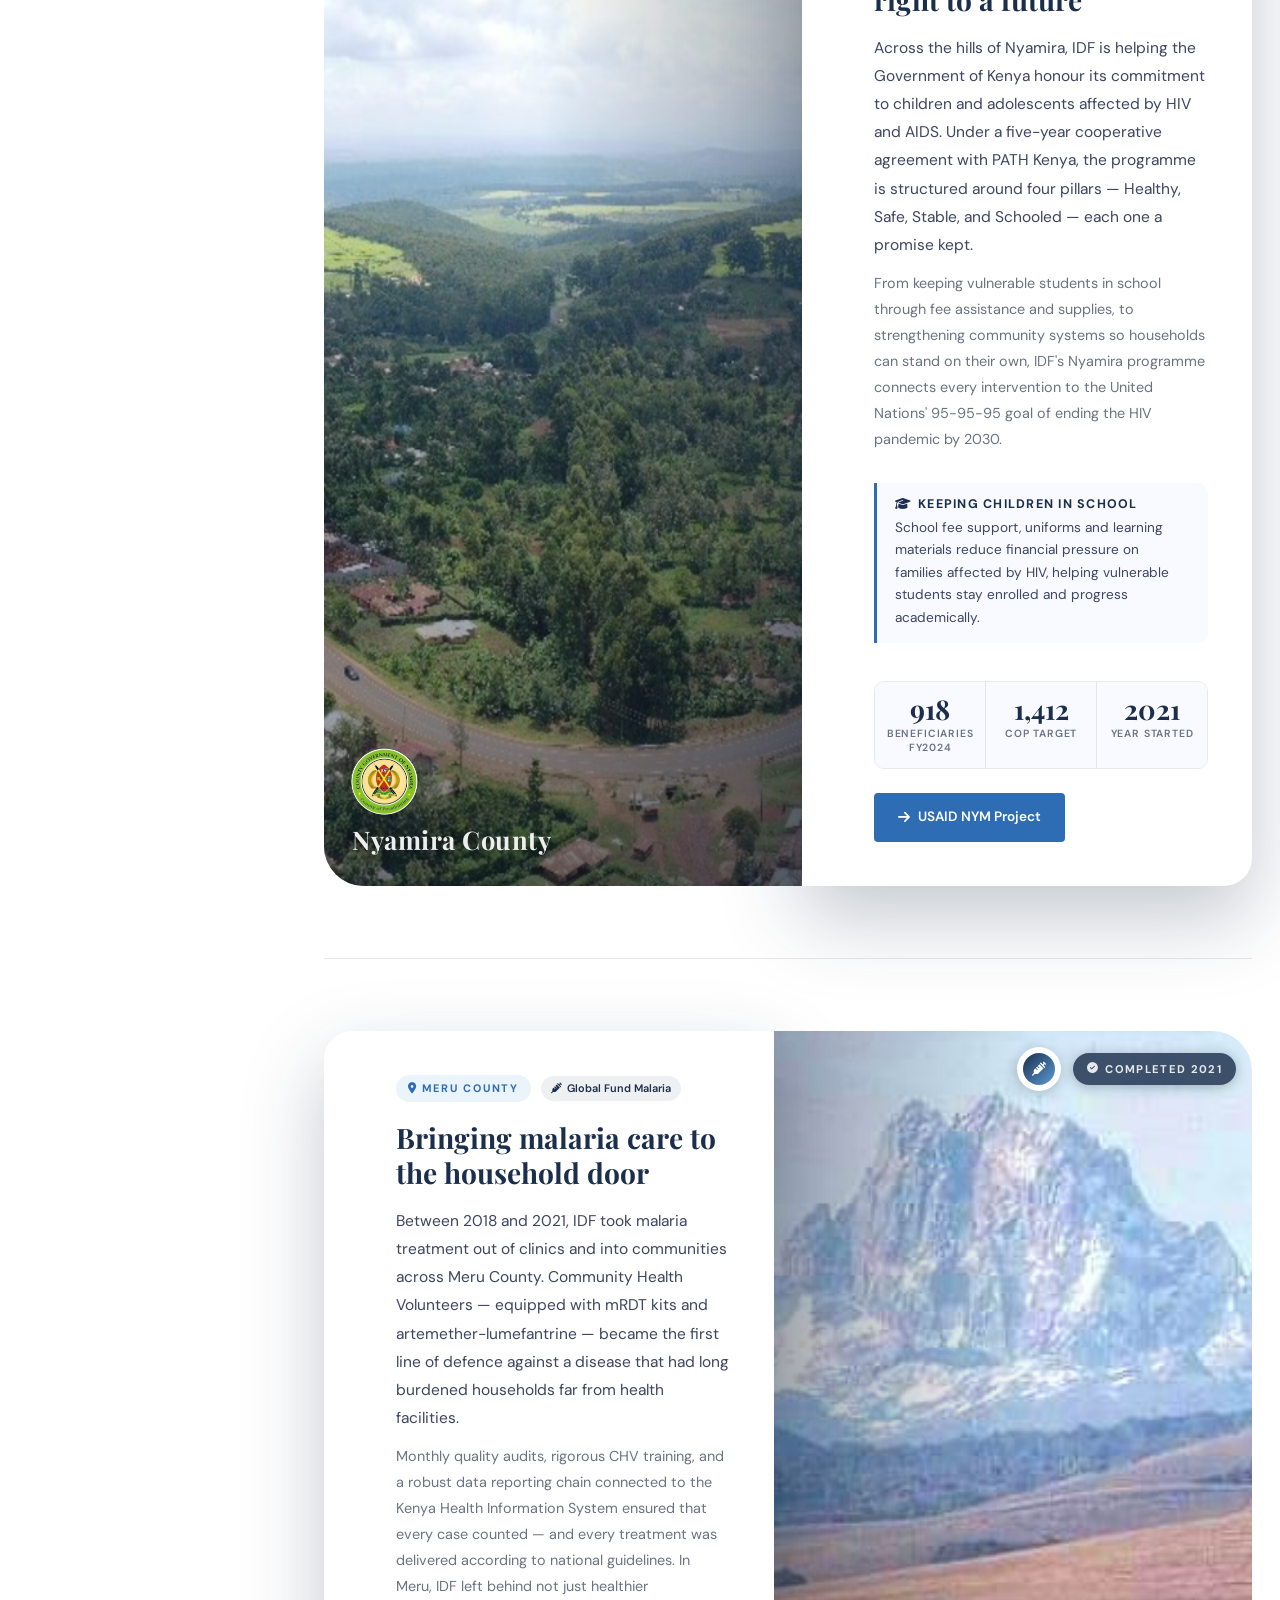
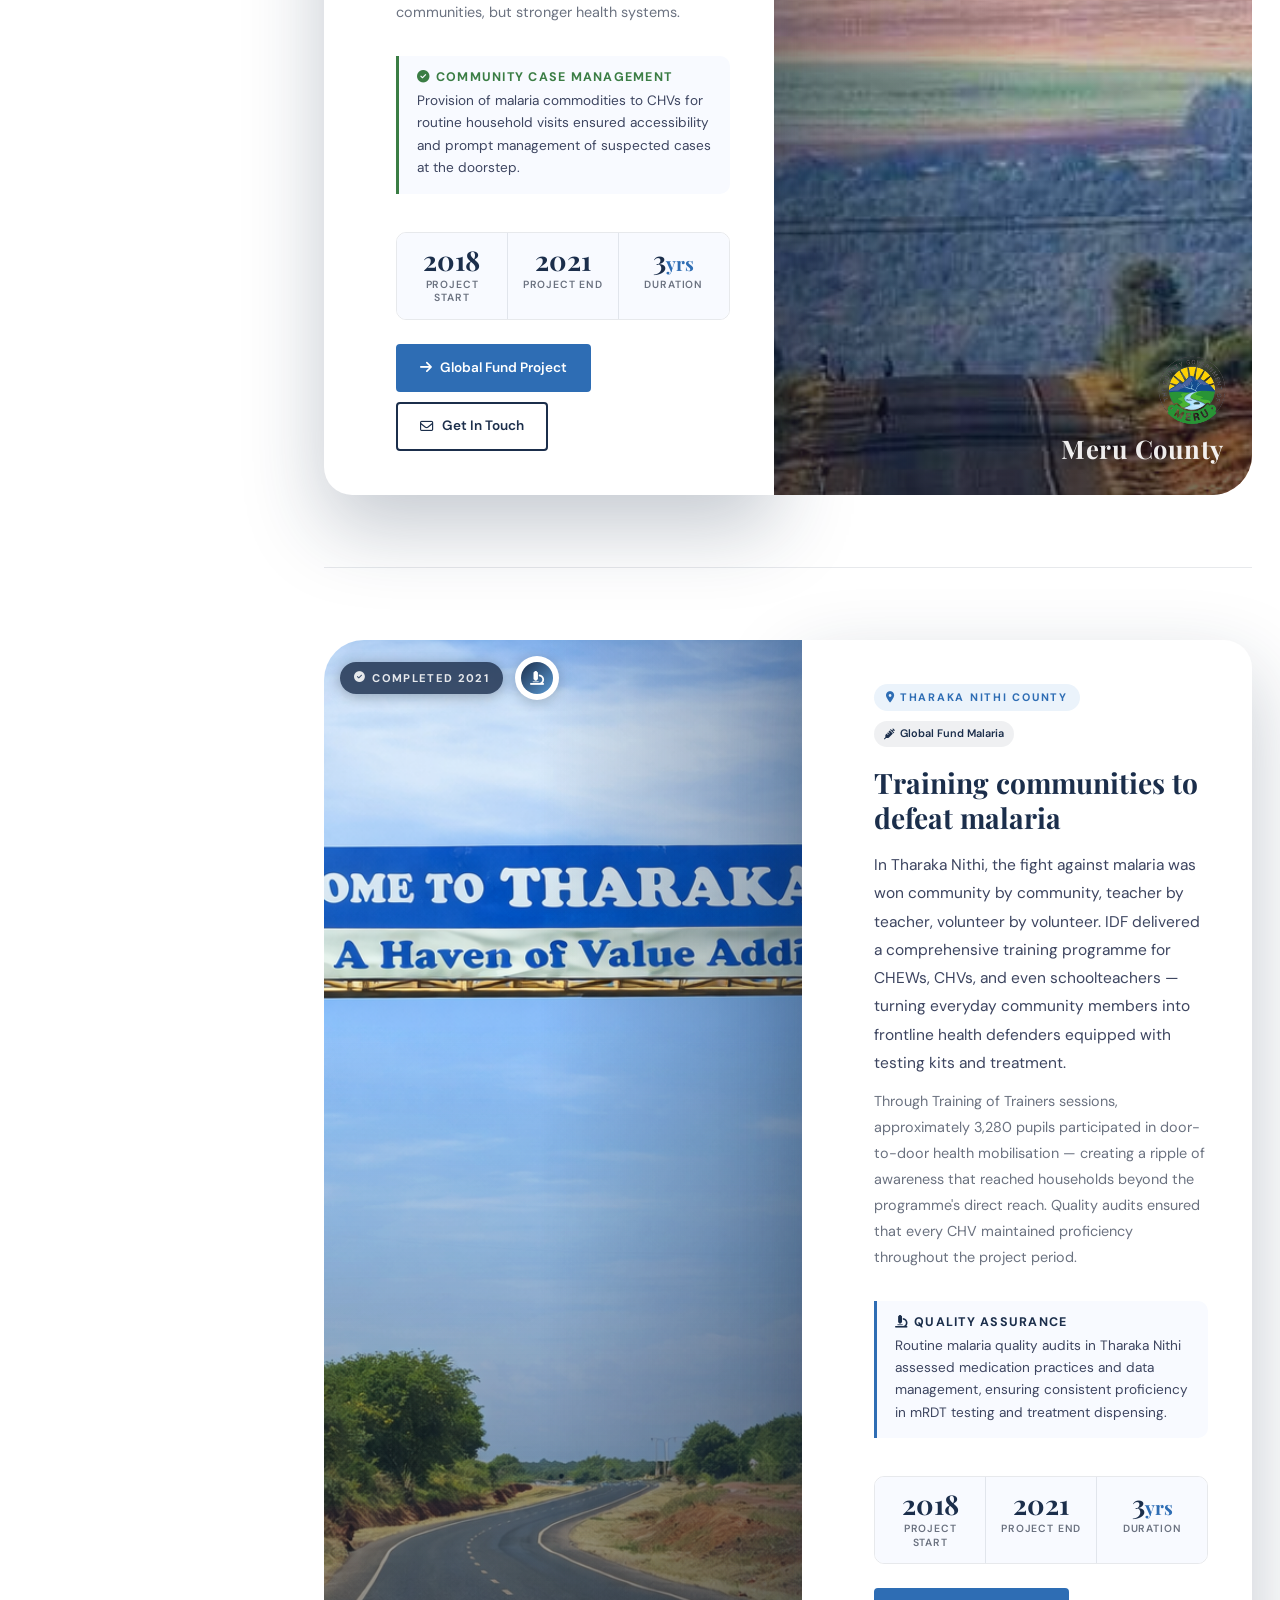
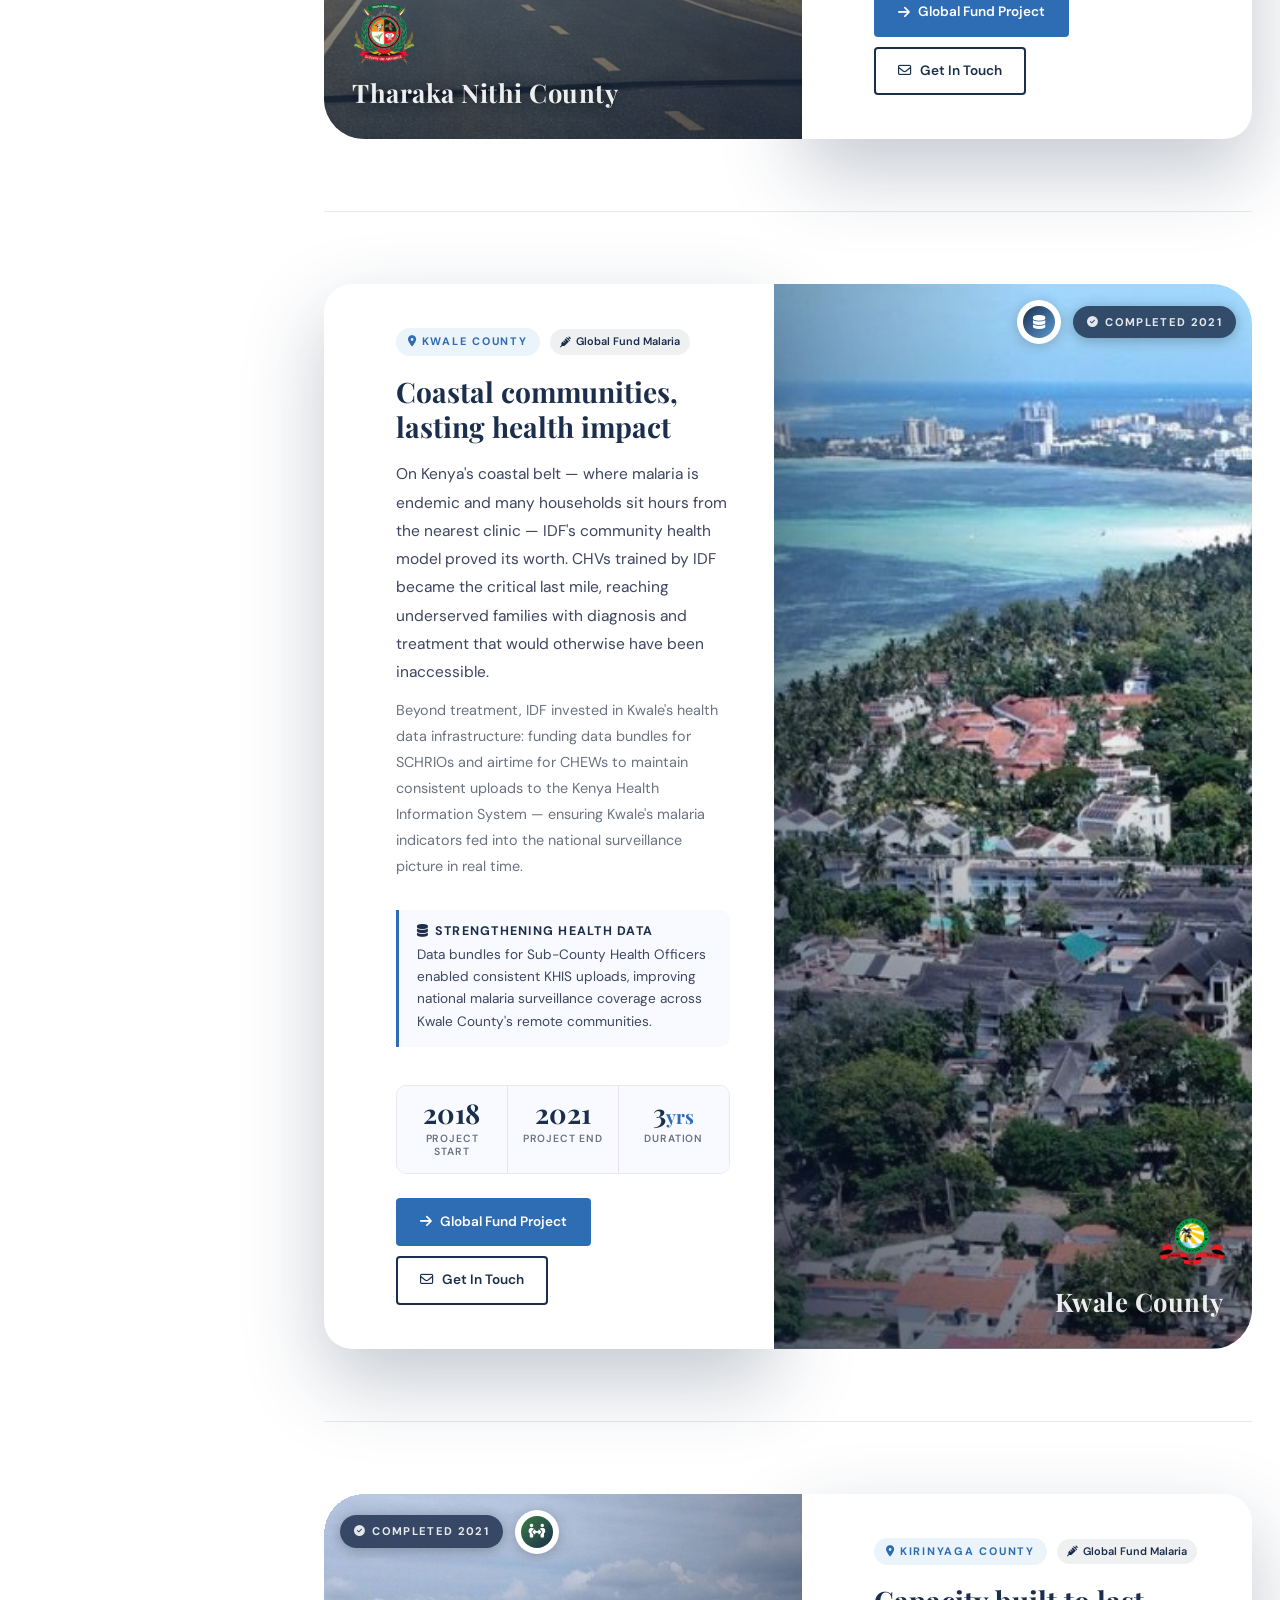
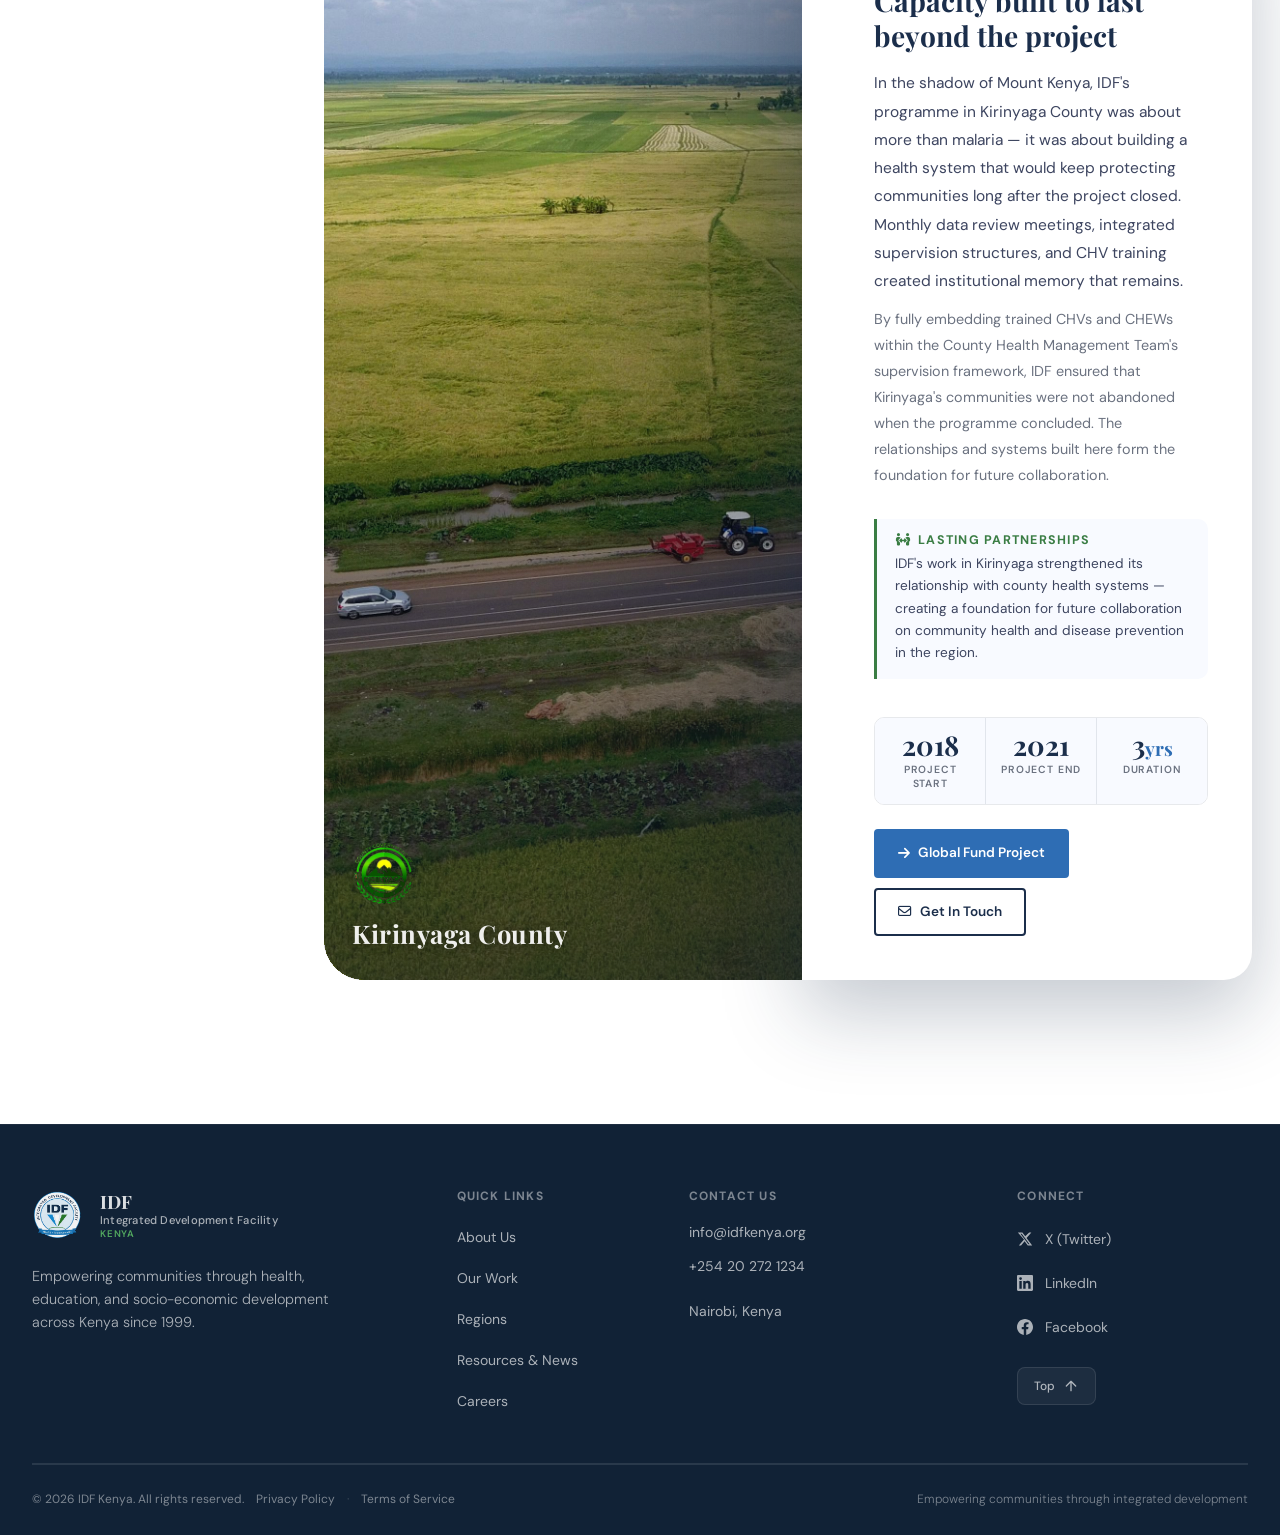
<file: regions.html>
<!DOCTYPE html>
<html lang="en">
<head>
  <meta charset="UTF-8">
  <meta name="viewport" content="width=device-width, initial-scale=1.0">
  <meta name="description" content="IDF Kenya operational regions — Homa Bay, Vihiga, Nyamira, Meru, Tharaka Nithi, Kwale and Kirinyaga counties.">
  <title>Regions — Integrated Development Facility Kenya</title>
  <link rel="icon" href="assets/images/fav-icon.svg" type="image/svg+xml">

  <link rel="preconnect" href="https://fonts.googleapis.com">
  <link rel="preconnect" href="https://fonts.gstatic.com" crossorigin>
  <link href="https://fonts.googleapis.com/css2?family=Playfair+Display:ital,wght@0,400;0,600;0,700;1,400&family=DM+Sans:wght@300;400;500;600&display=swap" rel="stylesheet">

  <link rel="stylesheet" href="https://cdnjs.cloudflare.com/ajax/libs/font-awesome/6.5.1/css/all.min.css" integrity="sha512-DTOQO9RWCH3ppGqcWaEA1BIZOC6xxalwEsw9c2QQeAIftl+Vegovlnee1c9QX4TctnWMn13TZye+giMm8e2LwA==" crossorigin="anonymous" referrerpolicy="no-referrer">
  <!-- Add weight 700 to match index.html -->
<link href="https://fonts.googleapis.com/css2?family=Playfair+Display:ital,wght@0,400;0,600;0,700;1,400&family=DM+Sans:wght@300;400;500;600;700&display=swap" rel="stylesheet">

  <link rel="stylesheet" href="css/styles.css">
  <link rel="stylesheet" href="css/components.css">
  <link rel="stylesheet" href="css/sections.css">
  <link rel="stylesheet" href="css/sidenav.css">
  <link rel="stylesheet" href="css/regions.css">
  <link rel="stylesheet" href="css/responsive.css">
</head>

<body>

  <div id="navbar-placeholder"></div>


  <!-- Mobile horizontal tab navigation — sticky below navbar -->
  <nav class="mobile-tab-nav" role="navigation" aria-label="County sections">
    <div class="mobile-tab-nav__inner">
      <a href="#homa-bay"      class="mobile-tab-nav__link mobile-tab-nav__link--active" data-spy-target="homa-bay"><i class="fa-solid fa-location-dot"></i>Homa Bay</a>
      <a href="#vihiga"        class="mobile-tab-nav__link" data-spy-target="vihiga"><i class="fa-solid fa-location-dot"></i>Vihiga</a>
      <a href="#nyamira"       class="mobile-tab-nav__link" data-spy-target="nyamira"><i class="fa-solid fa-location-dot"></i>Nyamira</a>
      <a href="#meru"          class="mobile-tab-nav__link" data-spy-target="meru"><i class="fa-solid fa-location-dot"></i>Meru</a>
      <a href="#tharaka-nithi" class="mobile-tab-nav__link" data-spy-target="tharaka-nithi"><i class="fa-solid fa-location-dot"></i>Tharaka Nithi</a>
      <a href="#kwale"         class="mobile-tab-nav__link" data-spy-target="kwale"><i class="fa-solid fa-location-dot"></i>Kwale</a>
      <a href="#kirinyaga"     class="mobile-tab-nav__link" data-spy-target="kirinyaga"><i class="fa-solid fa-location-dot"></i>Kirinyaga</a>
    </div>
  </nav>


  <!-- Page hero — explicit width/height set in CSS; src image has w/h attrs for preload hints -->
  <header class="regions-hero" role="banner">
    <!-- width/height prevent layout shift while the image loads -->
    <img class="regions-hero-bg"
      src="assets/images/regions-hero.svg"
      alt="IDF Kenya community members in Homa Bay County"
      width="1920" height="600"
      loading="eager">
    <div class="regions-hero-overlay" aria-hidden="true"></div>
    <div class="regions-hero-content">
      <span class="regions-hero-eyebrow">
        <i class="fa-solid fa-map-location-dot" style="margin-right:0.35rem"></i>Our Operational Regions
      </span>
      <h1>Where We Work</h1>
      <p>IDF Kenya implements projects across seven counties from the shores of Lake Victoria to the slopes of Mount Kenya delivering lasting impact in health, governance and water access.</p>
      <nav class="regions-hero-pills" aria-label="Jump to county">
        <a href="#homa-bay"      class="regions-hero-pill"><i class="fa-solid fa-location-dot"></i>Homa Bay</a>
        <a href="#vihiga"        class="regions-hero-pill"><i class="fa-solid fa-location-dot"></i>Vihiga</a>
        <a href="#nyamira"       class="regions-hero-pill"><i class="fa-solid fa-location-dot"></i>Nyamira</a>
        <a href="#meru"          class="regions-hero-pill"><i class="fa-solid fa-location-dot"></i>Meru</a>
        <a href="#tharaka-nithi" class="regions-hero-pill"><i class="fa-solid fa-location-dot"></i>Tharaka Nithi</a>
        <a href="#kwale"         class="regions-hero-pill"><i class="fa-solid fa-location-dot"></i>Kwale</a>
        <a href="#kirinyaga"     class="regions-hero-pill"><i class="fa-solid fa-location-dot"></i>Kirinyaga</a>
      </nav>
    </div>
  </header>


  <div class="regions-layout">

    <!-- Desktop sticky side-navigation -->
    <aside class="sidenav" aria-label="County navigation">
      <p class="sidenav__heading">Counties</p>
      <ul class="sidenav__list" role="list">
        <li class="sidenav__item"><a href="#homa-bay"      class="sidenav__link sidenav__link--active" data-spy-target="homa-bay"><i class="fa-solid fa-location-dot sidenav__icon"></i>Homa Bay County</a></li>
        <li class="sidenav__item"><a href="#vihiga"        class="sidenav__link" data-spy-target="vihiga"><i class="fa-solid fa-location-dot sidenav__icon"></i>Vihiga County</a></li>
        <li class="sidenav__item"><a href="#nyamira"       class="sidenav__link" data-spy-target="nyamira"><i class="fa-solid fa-location-dot sidenav__icon"></i>Nyamira County</a></li>
        <li class="sidenav__item"><a href="#meru"          class="sidenav__link" data-spy-target="meru"><i class="fa-solid fa-location-dot sidenav__icon"></i>Meru County</a></li>
        <li class="sidenav__item"><a href="#tharaka-nithi" class="sidenav__link" data-spy-target="tharaka-nithi"><i class="fa-solid fa-location-dot sidenav__icon"></i>Tharaka Nithi County</a></li>
        <li class="sidenav__item"><a href="#kwale"         class="sidenav__link" data-spy-target="kwale"><i class="fa-solid fa-location-dot sidenav__icon"></i>Kwale County</a></li>
        <li class="sidenav__item"><a href="#kirinyaga"     class="sidenav__link" data-spy-target="kirinyaga"><i class="fa-solid fa-location-dot sidenav__icon"></i>Kirinyaga County</a></li>
      </ul>
      <div class="sidenav__progress" aria-label="Page reading progress">
        <p class="sidenav__progress-label">Reading progress</p>
        <div class="sidenav__progress-bar" role="progressbar" aria-valuenow="0" aria-valuemin="0" aria-valuemax="100">
          <div class="sidenav__progress-fill" id="regionsProgressFill"></div>
        </div>
      </div>
    </aside>


    <main class="regions-main" id="regionsMainContent">


      <!-- ===================== HOMA BAY ===================== -->
      <section id="homa-bay" class="county-section" aria-labelledby="homa-bay-heading">

        <article class="story-card reveal">

          <div class="story-img-panel">
            <!--
              Story image — SVG accepted; width/height attrs prevent layout shift.
              For SVG: <img src="assets/images/homabay.svg" width="1200" height="800" ...>
              Dimensions: 1200×800px (3:2 ratio, standard landscape photo)
            -->
            <img class="story-img"
              src="assets/images/regions-homa-bay.svg"
              alt="Community members in Homa Bay County — IDF's founding county and headquarters"
              width="1200" height="800"
              loading="lazy">
            <div class="story-img-overlay" aria-hidden="true"></div>

            <!-- County SVG Emblem — 72×72px fixed dimensions prevent layout shift -->
            <div class="county-svg-emblem" aria-hidden="true">
              <img src="assets/images/regions-homabay-emblem.svg"
                   width="72" height="72"
                   alt="">
            </div>

            <span class="story-photo-label" aria-hidden="true">Homa Bay County</span>
          </div>

          <!--
            .image-badge-group — flex container anchored to the top-left of the
            image area. Groups the status pill and county emblem as one unit so
            both elements share a single positioned ancestor. No individual
            absolute positioning is needed on pill or emblem themselves.
          -->
          <div class="image-badge-group">
            <span class="story-status story-status--active">4 Active Projects</span>
            <div class="story-emblem" aria-hidden="true">
              <div class="story-emblem-inner emblem--blue">
                <i class="fa-solid fa-house-flag"></i>
              </div>
            </div>
          </div>

          <div class="story-content">
            <div class="story-eyebrow">
              <span class="story-county-label">
                <i class="fa-solid fa-location-dot" style="margin-right:4px"></i>Homa Bay County
              </span>
              <div class="story-chips">
                <span class="story-chip story-chip--blue"><i class="fa-solid fa-heart-pulse"></i>USAID NYM</span>
                <span class="story-chip story-chip--green"><i class="fa-solid fa-landmark"></i>Governance</span>
                <span class="story-chip story-chip--blue"><i class="fa-solid fa-syringe"></i>Malaria</span>
                <span class="story-chip story-chip--green"><i class="fa-solid fa-droplet"></i>Water</span>
              </div>
            </div>
            <h2 id="homa-bay-heading" class="story-headline">IDF's home county &amp; headquarters</h2>
            <p class="story-lead">Where it all began. IDF was born in Homa Bay in 1999 at the height of the HIV/AIDS crisis, and from Kadongo Centre, Rachuonyo East, the organization has grown into a multi-county force for change. Today, Homa Bay remains IDF's most operationally intensive county — four concurrent projects, eight sub-counties, one mission.</p>
            <p class="story-body">The USAID Nuru Ya Mtoto project supports orphans and vulnerable children through integrated case management aligned with Kenya's 95-95-95 HIV strategy. The Kuimarisha Kaunti governance project, which reaches every sub-county, earned IDF the prestigious 2023 Ndovu Award — presented once every decade for outstanding civic mobilisation.</p>
            <div class="story-callout">
              <h4><i class="fa-solid fa-trophy" style="margin-right:0.35rem"></i>Ndovu Award 2023</h4>
              <p>Awarded once every 10 years for outstanding work mobilising citizens in county governance. IDF is the 2023 recipient in Homa Bay County.</p>
            </div>
            <div class="story-stats">
              <div class="story-stat">
                <div class="story-stat-number">6,768<span class="stat-suffix">+</span></div>
                <div class="story-stat-label">NYM Beneficiaries FY2024</div>
              </div>
              <div class="story-stat">
                <div class="story-stat-number">114</div>
                <div class="story-stat-label">Community Health Units</div>
              </div>
              <div class="story-stat">
                <div class="story-stat-number">8</div>
                <div class="story-stat-label">Sub-Counties</div>
              </div>
            </div>
            <div class="story-actions">
              <a href="ourwork.html#nuru-ya-mtoto" class="btn-idf-primary">
                <i class="fa-solid fa-arrow-right"></i>USAID NYM Project
              </a>
              <a href="ourwork.html#kuimarisha-kaunti" class="btn-idf-outline-navy">
                <i class="fa-solid fa-landmark"></i>Kuimarisha Kaunti
              </a>
            </div>
          </div>
        </article>

      </section>


      <!-- ===================== VIHIGA ===================== -->
      <section id="vihiga" class="county-section" aria-labelledby="vihiga-heading">

        <article class="story-card story-card--flip reveal">

          <div class="story-img-panel">
            <!--
              SVG accepted. Vihiga story image — 1200×800px (3:2 landscape)
            -->
            <img class="story-img"
              src="assets/images/regions-vihiga.svg"
              alt="Vihiga County community — USAID Nuru Ya Mtoto project serves families and youth here"
              width="1200" height="800"
              loading="lazy">
            <div class="story-img-overlay" aria-hidden="true"></div>

            <!-- County SVG Emblem — 72×72px fixed dimensions prevent layout shift -->
            <div class="county-svg-emblem" aria-hidden="true">
              <img src="assets/images/regions-vihiga-emblem.svg"
                   width="72" height="72"
                   alt="">
            </div>

            <span class="story-photo-label" aria-hidden="true">Vihiga County</span>
          </div>

          <div class="image-badge-group">
            <span class="story-status story-status--active">Active Project</span>
            <div class="story-emblem" aria-hidden="true">
              <div class="story-emblem-inner emblem--green">
                <i class="fa-solid fa-children"></i>
              </div>
            </div>
          </div>

          <div class="story-content">
            <div class="story-eyebrow">
              <span class="story-county-label">
                <i class="fa-solid fa-location-dot" style="margin-right:4px"></i>Vihiga County
              </span>
              <div class="story-chips">
                <span class="story-chip story-chip--blue"><i class="fa-solid fa-heart-pulse"></i>USAID NYM</span>
                <span class="story-chip story-chip--green"><i class="fa-solid fa-venus"></i>DREAMS/AGYW</span>
              </div>
            </div>
            <h2 id="vihiga-heading" class="story-headline">A county-wide promise to Vihiga's children</h2>
            <p class="story-lead">In every sub-county of Vihiga, IDF is working alongside families to give children the Healthy, Safe, Stable and Schooled future they deserve. As a Local Implementing Partner for PATH Kenya under the USAID Nuru Ya Mtoto programme, IDF's presence here is felt from doorstep to district.</p>
            <p class="story-body">Vihiga is one of the DREAMS-targeted counties — meaning adolescent girls and young women receive a comprehensive HIV prevention and social support package designed to break cycles of vulnerability. The programme launched with formal county government endorsement, building community ownership from day one.</p>
            <div class="story-callout story-callout--green">
              <h4><i class="fa-solid fa-venus" style="margin-right:0.35rem"></i>AGYW Programme Focus</h4>
              <p>Targeted HIV prevention and economic empowerment services reach adolescent girls and young women across Sabatia and Emuhaya sub-counties.</p>
            </div>
            <div class="story-stats">
              <div class="story-stat">
                <div class="story-stat-number">1,916</div>
                <div class="story-stat-label">Beneficiaries FY2024</div>
              </div>
              <div class="story-stat">
                <div class="story-stat-number">2,346</div>
                <div class="story-stat-label">COP Target</div>
              </div>
              <div class="story-stat">
                <div class="story-stat-number">2021</div>
                <div class="story-stat-label">Year Started</div>
              </div>
            </div>
            <div class="story-actions">
              <a href="ourwork.html#nuru-ya-mtoto" class="btn-idf-primary">
                <i class="fa-solid fa-arrow-right"></i>USAID NYM Project
              </a>
            </div>
          </div>
        </article>

      </section>


      <!-- ===================== NYAMIRA ===================== -->
      <section id="nyamira" class="county-section" aria-labelledby="nyamira-heading">

        <article class="story-card reveal">

          <div class="story-img-panel">
            <!--
              SVG accepted. Nyamira story image — 1200×800px (3:2 landscape)
            -->
            <img class="story-img"
              src="assets/images/regions-nyamira.svg"
              alt="Nyamira County — IDF works to safeguard children and adolescents affected by HIV"
              width="1200" height="800"
              loading="lazy">
            <div class="story-img-overlay" aria-hidden="true"></div>

            <!-- County SVG Emblem — 72×72px fixed dimensions prevent layout shift -->
            <div class="county-svg-emblem" aria-hidden="true">
              <img src="assets/images/regions-nyamira-emblem.svg"
                   width="72" height="72"
                   alt="">
            </div>

            <span class="story-photo-label" aria-hidden="true">Nyamira County</span>
          </div>

          <div class="image-badge-group">
            <span class="story-status story-status--active">Active Project</span>
            <div class="story-emblem" aria-hidden="true">
              <div class="story-emblem-inner emblem--blue">
                <i class="fa-solid fa-graduation-cap"></i>
              </div>
            </div>
          </div>

          <div class="story-content">
            <div class="story-eyebrow">
              <span class="story-county-label">
                <i class="fa-solid fa-location-dot" style="margin-right:4px"></i>Nyamira County
              </span>
              <div class="story-chips">
                <span class="story-chip story-chip--blue"><i class="fa-solid fa-heart-pulse"></i>USAID NYM</span>
              </div>
            </div>
            <h2 id="nyamira-heading" class="story-headline">Protecting every child's right to a future</h2>
            <p class="story-lead">Across the hills of Nyamira, IDF is helping the Government of Kenya honour its commitment to children and adolescents affected by HIV and AIDS. Under a five-year cooperative agreement with PATH Kenya, the programme is structured around four pillars — Healthy, Safe, Stable, and Schooled — each one a promise kept.</p>
            <p class="story-body">From keeping vulnerable students in school through fee assistance and supplies, to strengthening community systems so households can stand on their own, IDF's Nyamira programme connects every intervention to the United Nations' 95-95-95 goal of ending the HIV pandemic by 2030.</p>
            <div class="story-callout">
              <h4><i class="fa-solid fa-graduation-cap" style="margin-right:0.35rem"></i>Keeping Children in School</h4>
              <p>School fee support, uniforms and learning materials reduce financial pressure on families affected by HIV, helping vulnerable students stay enrolled and progress academically.</p>
            </div>
            <div class="story-stats">
              <div class="story-stat">
                <div class="story-stat-number">918</div>
                <div class="story-stat-label">Beneficiaries FY2024</div>
              </div>
              <div class="story-stat">
                <div class="story-stat-number">1,412</div>
                <div class="story-stat-label">COP Target</div>
              </div>
              <div class="story-stat">
                <div class="story-stat-number">2021</div>
                <div class="story-stat-label">Year Started</div>
              </div>
            </div>
            <div class="story-actions">
              <a href="ourwork.html#nuru-ya-mtoto" class="btn-idf-primary">
                <i class="fa-solid fa-arrow-right"></i>USAID NYM Project
              </a>
            </div>
          </div>
        </article>

      </section>


      <!-- ===================== MERU ===================== -->
      <section id="meru" class="county-section" aria-labelledby="meru-heading">

        <article class="story-card story-card--flip reveal">

          <div class="story-img-panel">
            <!--
              SVG accepted. Meru story image — 1200×800px (3:2 landscape)
            -->
            <img class="story-img"
              src="assets/images/regions-Meru-county.svg"
              alt="Meru County — IDF implemented the Global Fund Malaria project 2018 to 2021"
              width="1200" height="800"
              loading="lazy">
            <div class="story-img-overlay" aria-hidden="true"></div>

            <!-- County SVG Emblem — 72×72px fixed dimensions prevent layout shift -->
            <div class="county-svg-emblem" aria-hidden="true">
              <img src="assets/images/regions-Meru-emblem.svg"
                   width="72" height="72"
                   alt="">
            </div>

            <span class="story-photo-label" aria-hidden="true">Meru County</span>
          </div>

          <div class="image-badge-group">
            <span class="story-status story-status--completed">
              <i class="fa-solid fa-circle-check"></i>Completed 2021
            </span>
            <div class="story-emblem" aria-hidden="true">
              <div class="story-emblem-inner emblem--navy">
                <i class="fa-solid fa-syringe"></i>
              </div>
            </div>
          </div>

          <div class="story-content">
            <div class="story-eyebrow">
              <span class="story-county-label">
                <i class="fa-solid fa-location-dot" style="margin-right:4px"></i>Meru County
              </span>
              <div class="story-chips">
                <span class="story-chip story-chip--navy"><i class="fa-solid fa-syringe"></i>Global Fund Malaria</span>
              </div>
            </div>
            <h2 id="meru-heading" class="story-headline">Bringing malaria care to the household door</h2>
            <p class="story-lead">Between 2018 and 2021, IDF took malaria treatment out of clinics and into communities across Meru County. Community Health Volunteers — equipped with mRDT kits and artemether-lumefantrine — became the first line of defence against a disease that had long burdened households far from health facilities.</p>
            <p class="story-body">Monthly quality audits, rigorous CHV training, and a robust data reporting chain connected to the Kenya Health Information System ensured that every case counted — and every treatment was delivered according to national guidelines. In Meru, IDF left behind not just healthier communities, but stronger health systems.</p>
            <div class="story-callout story-callout--green">
              <h4><i class="fa-solid fa-circle-check" style="margin-right:0.35rem"></i>Community Case Management</h4>
              <p>Provision of malaria commodities to CHVs for routine household visits ensured accessibility and prompt management of suspected cases at the doorstep.</p>
            </div>
            <div class="story-stats">
              <div class="story-stat">
                <div class="story-stat-number">2018</div>
                <div class="story-stat-label">Project Start</div>
              </div>
              <div class="story-stat">
                <div class="story-stat-number">2021</div>
                <div class="story-stat-label">Project End</div>
              </div>
              <div class="story-stat">
                <div class="story-stat-number">3<span class="stat-suffix">yrs</span></div>
                <div class="story-stat-label">Duration</div>
              </div>
            </div>
            <div class="story-actions">
              <a href="ourwork.html#global-fund-malaria" class="btn-idf-primary">
                <i class="fa-solid fa-arrow-right"></i>Global Fund Project
              </a>
              <a href="contact.html" class="btn-idf-outline-navy">
                <i class="fa-regular fa-envelope"></i>Get In Touch
              </a>
            </div>
          </div>
        </article>

      </section>


      <!-- ===================== THARAKA NITHI ===================== -->
      <section id="tharaka-nithi" class="county-section" aria-labelledby="tharaka-heading">

        <article class="story-card reveal">

          <div class="story-img-panel">
            <!--
              SVG accepted. Tharaka Nithi story image — 1200×800px (3:2 landscape)
            -->
            <img class="story-img"
              src="assets/images/regions-Tharaka-county.svg"
              alt="Tharaka Nithi County — IDF delivered malaria community case management 2018 to 2021"
              width="1200" height="800"
              loading="lazy">
            <div class="story-img-overlay" aria-hidden="true"></div>

            <!-- County SVG Emblem — 72×72px fixed dimensions prevent layout shift -->
            <div class="county-svg-emblem" aria-hidden="true">
              <img src="assets/images/regions-Tharaka-emblem.svg"
                   width="72" height="72"
                   alt="">
            </div>

            <span class="story-photo-label" aria-hidden="true">Tharaka Nithi County</span>
          </div>

          <div class="image-badge-group">
            <span class="story-status story-status--completed">
              <i class="fa-solid fa-circle-check"></i>Completed 2021
            </span>
            <div class="story-emblem" aria-hidden="true">
              <div class="story-emblem-inner emblem--navy">
                <i class="fa-solid fa-microscope"></i>
              </div>
            </div>
          </div>

          <div class="story-content">
            <div class="story-eyebrow">
              <span class="story-county-label">
                <i class="fa-solid fa-location-dot" style="margin-right:4px"></i>Tharaka Nithi County
              </span>
              <div class="story-chips">
                <span class="story-chip story-chip--navy"><i class="fa-solid fa-syringe"></i>Global Fund Malaria</span>
              </div>
            </div>
            <h2 id="tharaka-heading" class="story-headline">Training communities to defeat malaria</h2>
            <p class="story-lead">In Tharaka Nithi, the fight against malaria was won community by community, teacher by teacher, volunteer by volunteer. IDF delivered a comprehensive training programme for CHEWs, CHVs, and even schoolteachers — turning everyday community members into frontline health defenders equipped with testing kits and treatment.</p>
            <p class="story-body">Through Training of Trainers sessions, approximately 3,280 pupils participated in door-to-door health mobilisation — creating a ripple of awareness that reached households beyond the programme's direct reach. Quality audits ensured that every CHV maintained proficiency throughout the project period.</p>
            <div class="story-callout">
              <h4><i class="fa-solid fa-microscope" style="margin-right:0.35rem"></i>Quality Assurance</h4>
              <p>Routine malaria quality audits in Tharaka Nithi assessed medication practices and data management, ensuring consistent proficiency in mRDT testing and treatment dispensing.</p>
            </div>
            <div class="story-stats">
              <div class="story-stat">
                <div class="story-stat-number">2018</div>
                <div class="story-stat-label">Project Start</div>
              </div>
              <div class="story-stat">
                <div class="story-stat-number">2021</div>
                <div class="story-stat-label">Project End</div>
              </div>
              <div class="story-stat">
                <div class="story-stat-number">3<span class="stat-suffix">yrs</span></div>
                <div class="story-stat-label">Duration</div>
              </div>
            </div>
            <div class="story-actions">
              <a href="ourwork.html#global-fund-malaria" class="btn-idf-primary">
                <i class="fa-solid fa-arrow-right"></i>Global Fund Project
              </a>
              <a href="contact.html" class="btn-idf-outline-navy">
                <i class="fa-regular fa-envelope"></i>Get In Touch
              </a>
            </div>
          </div>
        </article>

      </section>


      <!-- ===================== KWALE ===================== -->
      <section id="kwale" class="county-section" aria-labelledby="kwale-heading">

        <article class="story-card story-card--flip reveal">

          <div class="story-img-panel">
            <!--
              SVG accepted. Kwale story image — 1200×800px (3:2 landscape)
            -->
            <img class="story-img"
              src="assets/images/regions-Kwale-county.svg"
              alt="Kwale County on the Kenyan coast — IDF delivered malaria community health services here"
              width="1200" height="800"
              loading="lazy">
            <div class="story-img-overlay" aria-hidden="true"></div>

            <!-- County SVG Emblem — 72×72px fixed dimensions prevent layout shift -->
            <div class="county-svg-emblem" aria-hidden="true">
              <img src="assets/images/regions-Kwale-emblem.svg"
                   width="72" height="72"
                   alt="">
            </div>

            <span class="story-photo-label" aria-hidden="true">Kwale County</span>
          </div>

          <div class="image-badge-group">
            <span class="story-status story-status--completed">
              <i class="fa-solid fa-circle-check"></i>Completed 2021
            </span>
            <div class="story-emblem" aria-hidden="true">
              <div class="story-emblem-inner emblem--navy">
                <i class="fa-solid fa-database"></i>
              </div>
            </div>
          </div>

          <div class="story-content">
            <div class="story-eyebrow">
              <span class="story-county-label">
                <i class="fa-solid fa-location-dot" style="margin-right:4px"></i>Kwale County
              </span>
              <div class="story-chips">
                <span class="story-chip story-chip--navy"><i class="fa-solid fa-syringe"></i>Global Fund Malaria</span>
              </div>
            </div>
            <h2 id="kwale-heading" class="story-headline">Coastal communities, lasting health impact</h2>
            <p class="story-lead">On Kenya's coastal belt — where malaria is endemic and many households sit hours from the nearest clinic — IDF's community health model proved its worth. CHVs trained by IDF became the critical last mile, reaching underserved families with diagnosis and treatment that would otherwise have been inaccessible.</p>
            <p class="story-body">Beyond treatment, IDF invested in Kwale's health data infrastructure: funding data bundles for SCHRIOs and airtime for CHEWs to maintain consistent uploads to the Kenya Health Information System — ensuring Kwale's malaria indicators fed into the national surveillance picture in real time.</p>
            <div class="story-callout">
              <h4><i class="fa-solid fa-database" style="margin-right:0.35rem"></i>Strengthening Health Data</h4>
              <p>Data bundles for Sub-County Health Officers enabled consistent KHIS uploads, improving national malaria surveillance coverage across Kwale County's remote communities.</p>
            </div>
            <div class="story-stats">
              <div class="story-stat">
                <div class="story-stat-number">2018</div>
                <div class="story-stat-label">Project Start</div>
              </div>
              <div class="story-stat">
                <div class="story-stat-number">2021</div>
                <div class="story-stat-label">Project End</div>
              </div>
              <div class="story-stat">
                <div class="story-stat-number">3<span class="stat-suffix">yrs</span></div>
                <div class="story-stat-label">Duration</div>
              </div>
            </div>
            <div class="story-actions">
              <a href="ourwork.html#global-fund-malaria" class="btn-idf-primary">
                <i class="fa-solid fa-arrow-right"></i>Global Fund Project
              </a>
              <a href="contact.html" class="btn-idf-outline-navy">
                <i class="fa-regular fa-envelope"></i>Get In Touch
              </a>
            </div>
          </div>
        </article>

      </section>


      <!-- ===================== KIRINYAGA ===================== -->
      <section id="kirinyaga" class="county-section" aria-labelledby="kirinyaga-heading">

        <article class="story-card reveal">

          <div class="story-img-panel">
            <!--
              SVG accepted. Kirinyaga story image — 1200×800px (3:2 landscape)
            -->
            <img class="story-img"
              src="assets/images/regions-kirinyaga-county.svg"
              alt="Kirinyaga County near Mount Kenya — IDF built lasting community health capacity here"
              width="1200" height="800"
              loading="lazy">
            <div class="story-img-overlay" aria-hidden="true"></div>

            <!-- County SVG Emblem — 72×72px fixed dimensions prevent layout shift -->
            <div class="county-svg-emblem" aria-hidden="true">
              <img src="assets/images/regions-Kirinyaga-emblem.svg"
                   width="72" height="72"
                   alt="">
            </div>

            <span class="story-photo-label" aria-hidden="true">Kirinyaga County</span>
          </div>

          <div class="image-badge-group">
            <span class="story-status story-status--completed">
              <i class="fa-solid fa-circle-check"></i>Completed 2021
            </span>
            <div class="story-emblem" aria-hidden="true">
              <div class="story-emblem-inner emblem--green">
                <i class="fa-solid fa-people-arrows"></i>
              </div>
            </div>
          </div>

          <div class="story-content">
            <div class="story-eyebrow">
              <span class="story-county-label">
                <i class="fa-solid fa-location-dot" style="margin-right:4px"></i>Kirinyaga County
              </span>
              <div class="story-chips">
                <span class="story-chip story-chip--navy"><i class="fa-solid fa-syringe"></i>Global Fund Malaria</span>
              </div>
            </div>
            <h2 id="kirinyaga-heading" class="story-headline">Capacity built to last beyond the project</h2>
            <p class="story-lead">In the shadow of Mount Kenya, IDF's programme in Kirinyaga County was about more than malaria — it was about building a health system that would keep protecting communities long after the project closed. Monthly data review meetings, integrated supervision structures, and CHV training created institutional memory that remains.</p>
            <p class="story-body">By fully embedding trained CHVs and CHEWs within the County Health Management Team's supervision framework, IDF ensured that Kirinyaga's communities were not abandoned when the programme concluded. The relationships and systems built here form the foundation for future collaboration.</p>
            <div class="story-callout story-callout--green">
              <h4><i class="fa-solid fa-people-arrows" style="margin-right:0.35rem"></i>Lasting Partnerships</h4>
              <p>IDF's work in Kirinyaga strengthened its relationship with county health systems — creating a foundation for future collaboration on community health and disease prevention in the region.</p>
            </div>
            <div class="story-stats">
              <div class="story-stat">
                <div class="story-stat-number">2018</div>
                <div class="story-stat-label">Project Start</div>
              </div>
              <div class="story-stat">
                <div class="story-stat-number">2021</div>
                <div class="story-stat-label">Project End</div>
              </div>
              <div class="story-stat">
                <div class="story-stat-number">3<span class="stat-suffix">yrs</span></div>
                <div class="story-stat-label">Duration</div>
              </div>
            </div>
            <div class="story-actions">
              <a href="ourwork.html#global-fund-malaria" class="btn-idf-primary">
                <i class="fa-solid fa-arrow-right"></i>Global Fund Project
              </a>
              <a href="contact.html" class="btn-idf-outline-navy">
                <i class="fa-regular fa-envelope"></i>Get In Touch
              </a>
            </div>
          </div>
        </article>

      </section>


    </main>
  </div>


  <div id="footer-placeholder"></div>


  <script src="js/components.js"></script>
  <script type="module" src="js/main.js"></script>

</body>
</html>
</file>
<file: css/styles.css>
/* =====================================================
   styles.css — IDF Kenya v4.2
   Global tokens, navbar, footer, base reset.
   No media queries — all responsive rules in responsive.css.
   ===================================================== */

@import url('https://fonts.googleapis.com/css2?family=Playfair+Display:ital,wght@0,400;0,600;0,700;1,400&family=DM+Sans:opsz,wght@9..40,300;9..40,400;9..40,500;9..40,600;9..40,700&display=swap');


/* =====================================================
   DESIGN TOKENS
   ===================================================== */
:root {
  /* Brand Colors */
  --idf-navy:           #1B2E4B;
  --idf-navy-dark:      #0f1e33;
  --idf-navy-light:     #2a4470;
  --idf-blue:           #2E6DB4;
  --idf-blue-light:     #5B9BD5;
  --idf-blue-pale:      #EBF3FB;
  --idf-green:          #3A7D44;
  --idf-green-light:    #52a85f;
  --idf-green-pale:     #EAF4EB;
  --idf-cream:          #F8FAFF;
  --idf-white:          #FFFFFF;

  /* Typography */
  --font-display:       'Playfair Display', Georgia, serif;
  --font-serif:         'Playfair Display', Georgia, serif;
  --font-sans:          'DM Sans', system-ui, sans-serif;
  --font-body:          'DM Sans', system-ui, sans-serif;

  /* Header */
  --header-height:      5.5rem;
  --header-scrolled:    4rem;
  --header-z:           1000;
  --navbar-height:      72px;

  --logo-width-desktop: 170px;
  --logo-height-desktop: 50px;
  --logo-width-tablet:  130px;
  --logo-height-tablet: 40px;

  /* Container */
  --container-max:      1280px;
  --container-pad:      clamp(1.5rem, 5vw, 3rem);

  /* Spacing */
  --section-gap:        72px;
  --section-gap-sm:     48px;

  /* Border radius */
  --r-sm:   4px;
  --r-md:   10px;
  --r-lg:   18px;
  --r-xl:   28px;
  --r-2xl:  40px;

  /* Shadows */
  --idf-shadow-sm: 0 2px 10px rgba(27, 46, 75, 0.07);
  --idf-shadow-md: 0 8px 30px rgba(27, 46, 75, 0.13);
  --idf-shadow-lg: 0 20px 60px rgba(27, 46, 75, 0.18);
  --idf-shadow-xl: 0 32px 80px rgba(27, 46, 75, 0.26);

  /* Borders & Text */
  --idf-border:    rgba(27, 46, 75, 0.10);
  --idf-text:      #1a1a2e;
  --idf-text-mid:  #3d4560;
  --idf-text-muted:#6b7280;

  /* Easing */
  --ease-out-expo:    cubic-bezier(0.16, 1, 0.3, 1);
  --ease-in-out-circ: cubic-bezier(0.85, 0, 0.15, 1);
  --transition-fast:  0.25s var(--ease-out-expo);
  --transition-mid:   0.4s  var(--ease-out-expo);
  --transition-slow:  0.6s  var(--ease-out-expo);

  /* Footer */
  --footer-bg:         var(--idf-navy-dark);
  --footer-text-mid:   rgba(255, 255, 255, 0.65);
  --footer-text-light: rgba(255, 255, 255, 0.45);
  --footer-border:     rgba(255, 255, 255, 0.08);
  --footer-hover:      var(--idf-white);

  /* Sidenav */
  --sidenav-width: 240px;
}


/* =====================================================
   RESET & BASE
   ===================================================== */
*, *::before, *::after { box-sizing: border-box; }

html {
  scroll-behavior: smooth;
  font-size: 16px;
}

body {
  margin: 0;
  padding: 0;
  font-family: var(--font-sans);
  color: var(--idf-text-mid);
  background: #fff;
  line-height: 1.8;
  -webkit-font-smoothing: antialiased;
  -moz-osx-font-smoothing: grayscale;
}

h1, h2, h3, h4 {
  font-family: var(--font-display);
  color: var(--idf-text);
  line-height: 1.2;
}

h1 { font-size: clamp(2.4rem, 5vw, 4rem);    font-weight: 700; }
h2 { font-size: clamp(1.8rem, 3vw, 2.8rem);  font-weight: 600; }
h3 { font-size: clamp(1.1rem, 2vw, 1.45rem); font-weight: 600; }

p            { margin-bottom: 1rem; }
p:last-child { margin-bottom: 0; }
img          { display: block; max-width: 100%; }
a            { color: inherit; text-decoration: none; transition: color 0.25s; }
ul           { list-style: none; }


/* =====================================================
   UTILITY CLASSES
   ===================================================== */
.sr-only {
  position: absolute; width: 1px; height: 1px; padding: 0; margin: -1px;
  overflow: hidden; clip: rect(0, 0, 0, 0); white-space: nowrap; border-width: 0;
}

.container {
  width: 100%;
  max-width: var(--container-max);
  margin-inline: auto;
  padding-inline: var(--container-pad);
}

*:focus-visible {
  outline: 2px solid var(--idf-green);
  outline-offset: 4px;
  border-radius: 2px;
}


/* =====================================================
   HEADER / NAVBAR — PREMIUM GLASS
   ===================================================== */
.site-header {
  position: fixed;
  top: 0; left: 0;
  width: 100%;
  z-index: var(--header-z);
  background-color: rgba(255, 255, 255, 0);
  backdrop-filter: blur(0px);
  -webkit-backdrop-filter: blur(0px);
  transition: all var(--transition-slow);
  padding: 1.25rem 0;
  border-bottom: 1px solid transparent;
}

.site-header.is-scrolled {
  background-color: rgba(255, 255, 255, 0.85) !important;
  backdrop-filter: blur(24px) saturate(180%);
  -webkit-backdrop-filter: blur(24px) saturate(180%);
  padding: 0.75rem 0;
  box-shadow: 0 10px 40px -10px rgba(0, 0, 0, 0.06);
  border-bottom: 1px solid rgba(0, 0, 0, 0.04);
}

.nav-inner {
  display: flex;
  align-items: center;
  justify-content: space-between;
  max-width: var(--container-max);
  margin-inline: auto;
  padding-inline: var(--container-pad);
}


/* =====================================================
   LOGO
   ===================================================== */
.logo {
  display: inline-flex;
  align-items: center;
  gap: 0.875rem;
  text-decoration: none;
  flex-shrink: 0;
  transition: opacity var(--transition-fast), transform var(--transition-fast);
}

.logo:hover { opacity: 0.9; }

.logo:focus-visible {
  outline: 2px solid var(--idf-blue-light);
  outline-offset: 6px;
  border-radius: 4px;
}

.logo__picture { display: flex; align-items: center; }

.logo__img {
  width: var(--logo-width-desktop);
  height: var(--logo-height-desktop);
  display: block;
  object-fit: contain;
  transition: all var(--transition-slow);
  filter: brightness(0) invert(1);
}

.site-header.is-scrolled .logo__img {
  width: calc(var(--logo-width-desktop) * 0.85);
  height: calc(var(--logo-height-desktop) * 0.85);
  filter: none;
}

.logo__text {
  display: flex;
  flex-direction: column;
  line-height: 1.15;
}

.logo__primary {
  font-family: var(--font-display);
  font-size: 1.2rem;
  font-weight: 700;
  color: var(--idf-white) !important;
  letter-spacing: -0.01em;
  transition: all var(--transition-slow);
}

.logo__full {
  font-family: var(--font-sans);
  font-size: 0.7rem;
  font-weight: 500;
  color: rgba(255, 255, 255, 0.9) !important;
  letter-spacing: 0.03em;
  white-space: nowrap;
  transition: all var(--transition-slow);
  margin-top: 0.15rem;
}

.logo__tagline {
  font-family: var(--font-sans);
  font-size: 0.6rem;
  font-weight: 700;
  color: var(--idf-green-light);
  letter-spacing: 0.12em;
  text-transform: uppercase;
  transition: all var(--transition-slow);
  margin-top: 0.1rem;
}

.site-header.is-scrolled .logo__primary { color: var(--idf-navy) !important; font-size: 1.05rem; }
.site-header.is-scrolled .logo__full    { color: var(--idf-navy) !important; font-size: 0.65rem; }
.site-header.is-scrolled .logo__tagline { color: var(--idf-green); }

.logo__fallback { display: none; flex-direction: column; gap: 0.15rem; }
.logo--img-error .logo__img { display: none; }
.logo--img-error .logo__fallback { display: flex; }
.logo__fallback-primary {
  font-family: var(--font-display); font-size: 1.25rem; font-weight: 700;
  color: inherit; letter-spacing: -0.01em;
}
.logo__accent { color: var(--idf-green); }
.logo__fallback-tag {
  font-family: var(--font-sans); font-size: 0.65rem; font-weight: 500;
  letter-spacing: 0.08em; text-transform: uppercase; color: rgba(255,255,255,0.7);
}


/* =====================================================
   DESKTOP NAVIGATION
   ===================================================== */
.desktop-nav {
  display: flex;
  align-items: center;
  margin-left: auto;
}

.desktop-nav__list {
  display: flex;
  align-items: center;
  gap: 2.5rem;
  list-style: none;
  margin: 0; padding: 0;
}

.nav-link {
  position: relative;
  font-family: var(--font-sans);
  font-size: 0.875rem;
  font-weight: 500;
  color: var(--idf-white) !important;
  text-decoration: none;
  padding: 0.5rem 0;
  transition: color var(--transition-fast);
  cursor: pointer;
}

.site-header.is-scrolled .nav-link { color: var(--idf-navy) !important; }

.nav-link::after {
  content: '';
  position: absolute;
  bottom: 0; left: 0;
  width: 100%; height: 1px;
  background: var(--idf-green-light);
  transform: scaleX(0);
  transform-origin: right center;
  transition: transform 0.4s var(--ease-out-expo);
}

.site-header.is-scrolled .nav-link::after { background: var(--idf-green); }

.nav-link:hover::after,
.nav-link.is-active::after { transform: scaleX(1); transform-origin: left center; }

.nav-link:hover,
.nav-link.is-active { color: var(--idf-white) !important; }

.site-header.is-scrolled .nav-link:hover,
.site-header.is-scrolled .nav-link.is-active { color: var(--idf-green) !important; }

.nav-link:focus-visible {
  outline: 2px solid var(--idf-green);
  outline-offset: 4px;
  border-radius: 2px;
}


/* =====================================================
   HAMBURGER BUTTON
   ===================================================== */
.hamburger-btn {
  display: none;
  align-items: center;
  justify-content: center;
  width: 44px; height: 44px;
  background: transparent;
  border: 1px solid rgba(255, 255, 255, 0.2);
  border-radius: 50%;
  cursor: pointer;
  color: var(--idf-white);
  flex-shrink: 0;
  transition: all var(--transition-fast);
}

.hamburger-btn:hover {
  background: rgba(255, 255, 255, 0.1);
  border-color: rgba(255, 255, 255, 0.4);
}

.site-header.is-scrolled .hamburger-btn { color: var(--idf-navy); border-color: rgba(0,0,0,0.1); }
.site-header.is-scrolled .hamburger-btn:hover { background: rgba(0,0,0,0.04); border-color: rgba(0,0,0,0.2); }

.hamburger-btn[aria-expanded="true"] {
  background: var(--idf-green);
  border-color: var(--idf-green);
  color: var(--idf-white) !important;
}

.hamburger-line {
  transition: transform 0.4s var(--ease-out-expo), opacity 0.3s ease;
  transform-origin: center;
}

.hamburger-btn[aria-expanded="true"] .hamburger-line--top    { transform: translateY(5px) rotate(45deg); }
.hamburger-btn[aria-expanded="true"] .hamburger-line--mid    { opacity: 0; transform: scaleX(0); }
.hamburger-btn[aria-expanded="true"] .hamburger-line--bottom { transform: translateY(-5px) rotate(-45deg); }


/* =====================================================
   MOBILE DRAWER
   ===================================================== */
.mobile-drawer {
  position: absolute;
  top: 100%; left: 0; right: 0;
  background: rgba(255, 255, 255, 0.98) !important;
  backdrop-filter: blur(24px);
  -webkit-backdrop-filter: blur(24px);
  border-top: 1px solid rgba(0, 0, 0, 0.04);
  box-shadow: 0 20px 40px -10px rgba(0, 0, 0, 0.1);
  max-height: 0;
  overflow: hidden;
  visibility: hidden;
  opacity: 0;
  transition: max-height 0.5s var(--ease-out-expo), opacity 0.4s ease, visibility 0.5s;
  isolation: isolate;
  z-index: calc(var(--header-z) - 1);
  -webkit-overflow-scrolling: touch;
}

.mobile-drawer.is-open {
  max-height: 85vh;
  opacity: 1;
  visibility: visible;
  overflow-y: auto;
}

.mobile-nav-container {
  padding: 1.5rem var(--container-pad);
  display: flex;
  flex-direction: column;
}

.mobile-nav-link {
  display: flex;
  align-items: center;
  justify-content: space-between;
  padding: 1.25rem 0;
  font-family: var(--font-sans);
  font-size: 1.125rem;
  font-weight: 500;
  color: var(--idf-navy) !important;
  text-decoration: none;
  border-bottom: 1px solid rgba(0, 0, 0, 0.04);
  transition: transform var(--transition-fast), color var(--transition-fast);
  min-height: 52px;
}

.mobile-nav-link:last-child    { border-bottom: none; }
.mobile-nav-link:hover         { color: var(--idf-green) !important; transform: translateX(8px); }
.mobile-nav-link.is-active     { color: var(--idf-green) !important; font-weight: 600; }

.mobile-nav-dot {
  display: inline-block;
  width: 6px; height: 6px;
  border-radius: 50%;
  background: transparent;
  transition: background var(--transition-fast);
}

.mobile-nav-link.is-active .mobile-nav-dot { background: var(--idf-green); }


/* =====================================================
   FOOTER
   ===================================================== */
.site-footer {
  background: var(--footer-bg);
  font-family: var(--font-sans);
  position: relative;
  margin-top: auto;
  color: var(--idf-white);
  border-top: 1px solid rgba(255, 255, 255, 0.05);
}

.footer-grid {
  display: grid;
  grid-template-columns: 2.5fr 1fr 1.5fr 1fr;
  gap: 4rem 3rem;
  padding: 5rem 0 4rem;
}

.footer-brand {
  display: flex;
  flex-direction: column;
  gap: 1.5rem;
  max-width: 320px;
}

.footer-logo-link { display: inline-flex; text-decoration: none; }

.footer-logo__img {
  width: 170px; height: auto; opacity: 0.95;
  transition: opacity var(--transition-fast);
}
.footer-logo-link:hover .footer-logo__img { opacity: 1; }

.footer-tagline {
  font-size: 0.9375rem; line-height: 1.7;
  color: var(--footer-text-mid); margin: 0; font-weight: 300;
}

.footer-heading {
  font-family: var(--font-sans);
  font-size: 0.75rem; font-weight: 600;
  letter-spacing: 0.15em; text-transform: uppercase;
  color: var(--idf-white); margin: 0 0 1.5rem 0;
}

.footer-nav-list {
  list-style: none; margin: 0; padding: 0;
  display: flex; flex-direction: column; gap: 1rem;
}

.footer-link,
.social-link {
  font-family: var(--font-sans);
  font-size: 0.9375rem;
  color: var(--footer-text-mid);
  text-decoration: none;
  transition: all var(--transition-fast);
  display: inline-flex; align-items: center;
  font-weight: 400;
}

.footer-link:hover,
.social-link:hover { color: var(--footer-hover); transform: translateX(4px); }

.footer-link--contact {
  display: inline-flex; align-items: center; gap: 0.5rem;
  font-size: 0.875rem; color: var(--footer-text-mid);
  text-decoration: none; transition: color var(--transition-fast);
}
.footer-link--contact:hover { color: var(--footer-hover); }
.footer-link__text { line-height: 1.4; }

.footer-address {
  font-style: normal;
  display: flex; flex-direction: column; gap: 1rem;
}

.footer-address-text {
  font-size: 0.9375rem;
  color: var(--footer-text-light);
  margin-top: 0.5rem;
}

.social-links {
  display: flex; flex-direction: column;
  gap: 1rem; margin-bottom: 2.5rem;
}

.social-link { gap: 0.75rem; padding: 0.5rem 0; }
.social-link svg { flex-shrink: 0; }
.social-link-label { line-height: 1; }

.back-to-top {
  display: inline-flex; align-items: center; gap: 0.75rem;
  padding: 0.75rem 1.25rem;
  background: rgba(255, 255, 255, 0.03);
  border: 1px solid var(--footer-border);
  border-radius: 40px;
  color: var(--footer-text-mid);
  font-family: var(--font-sans);
  font-size: 0.8125rem; font-weight: 500;
  cursor: pointer; transition: all var(--transition-fast);
  width: fit-content;
}

.back-to-top:hover {
  background: rgba(255, 255, 255, 0.08);
  border-color: rgba(255, 255, 255, 0.2);
  color: var(--idf-white);
  transform: translateY(-3px);
  box-shadow: 0 10px 20px rgba(0,0,0,0.2);
}

.back-to-top__icon { transition: transform var(--transition-fast); }
.back-to-top:hover .back-to-top__icon { transform: translateY(-2px); }

.footer-bottom {
  display: flex; align-items: center;
  justify-content: space-between;
  padding: 2rem 0;
  border-top: 1px solid var(--footer-border);
  font-size: 0.8125rem;
  color: var(--footer-text-light);
}

.footer-bottom-left {
  display: flex; align-items: center;
  gap: 1.5rem; flex-wrap: wrap;
}

.footer-legal-links {
  display: flex; align-items: center; gap: 1rem;
}

.footer-legal-link {
  color: var(--footer-text-light); text-decoration: none;
  transition: color var(--transition-fast);
}
.footer-legal-link:hover { color: var(--footer-hover); }
.footer-separator        { color: rgba(255,255,255,0.2); }
.footer-bottom-right     { margin: 0; font-weight: 300; }

.component-fallback {
  padding: 2rem; text-align: center;
  background: var(--idf-cream); border: 1px solid #ddd; margin: 1rem;
}
.component-fallback a { color: var(--idf-green); text-decoration: none; }
.component-fallback a:hover { text-decoration: underline; }
</file>
<file: css/components.css>
/* =====================================================
   components.css — IDF Kenya v3.0
   Unified component styles for navbar + footer
   Fixed for root-level HTML files (all .html at root)

   Key improvements:
     · Glass navigation effect (transparent to blurred white on scroll)
     · Fixed asset paths (../assets/ instead of /assets/)
     · Removed all /pages/ references
     · Separate desktop and mobile navigation
     · Max-height animations for mobile drawer
     · Proper touch targets (44px minimum)
     · Unified scroll handling with .is-scrolled class
     · Responsive grid-based footer layout
     · Logo with full text: IDF + Integrated Development Facility + Kenya
     · Active link styling with .is-active class
   ===================================================== */

@import url('https://fonts.googleapis.com/css2?family=Playfair+Display:ital,wght@0,400;0,600;0,700;1,400&family=DM+Sans:wght@300;400;500;600;700&display=swap');

/* =====================================================
   DESIGN TOKENS
   ===================================================== */
:root {
  /* Brand Colors - IDF Kenya Palette */
  --idf-navy:         #1B2E4B;
  --idf-navy-dark:    #0f1e33;
  --idf-blue:         #2E6DB4;
  --idf-blue-light:   #5B9BD5;
  --idf-blue-pale:    #EBF3FB;
  --idf-green:        #3A7D44;
  --idf-green-light:  #52a85f;
  --idf-cream:        #F8FAFF;
  --idf-white:        #FFFFFF;
  --idf-gray-light:   #F5F7FA;
  --idf-gray-mid:     #6B7280;
  --idf-gray-dark:    #374151;

  /* Header */
  --header-height:    4.5rem;
  --header-z:         1000;
  --logo-width-desktop: 52px;
  --logo-height-desktop: 52px;
  --logo-width-tablet: 44px;
  --logo-height-tablet: 44px;

  /* Container */
  --container-max:    1280px;
  --container-pad:    clamp(1rem, 5vw, 2rem);

  /* Transitions */
  --transition-fast:  0.2s ease;
  --transition-mid:   0.3s ease;
  --transition-slow:  0.4s ease;
  --transition-drawer: 0.35s cubic-bezier(0.4, 0, 0.2, 1);

  /* Footer */
  --footer-bg:        #112236;
  --footer-text:      rgba(255, 255, 255, 0.85);
  --footer-text-mid:  rgba(255, 255, 255, 0.65);
  --footer-text-light: rgba(255, 255, 255, 0.45);
  --footer-border:    rgba(255, 255, 255, 0.1);
  --footer-hover:     #52a85f;
}

/* =====================================================
   RESET & BASE
   ===================================================== */
*,
*::before,
*::after {
  box-sizing: border-box;
}

body {
  margin: 0;
  padding: 0;
}

/* =====================================================
   HEADER / NAVBAR — GLOBAL GLASS NAVIGATION
   ===================================================== */

.site-header {
  position: fixed;
  top: 0;
  left: 0;
  width: 100%;
  z-index: var(--header-z);
  background-color: rgba(255, 255, 255, 0.97);
  backdrop-filter: blur(12px);
  -webkit-backdrop-filter: blur(12px);
  transition: all 0.4s cubic-bezier(0.4, 0, 0.2, 1);
  padding: 16px 0;
  border-bottom: 1px solid rgba(0, 0, 0, 0.06);
  box-shadow: 0 2px 12px rgba(0, 0, 0, 0.05);
}

/* Scrolled State (Triggered by components.js) */
.site-header.is-scrolled {
  background-color: rgba(255, 255, 255, 0.94) !important;
  backdrop-filter: blur(15px);
  -webkit-backdrop-filter: blur(15px);
  padding: 12px 0;
  box-shadow: 0 4px 20px rgba(0, 0, 0, 0.08);
  border-bottom: 1px solid rgba(0, 0, 0, 0.05);
}

/* Logo scaling on scroll */
.site-header.is-scrolled .logo__img {
  width: calc(var(--logo-width-desktop) * 0.88);
  height: calc(var(--logo-height-desktop) * 0.88);
}

/* Logo text scaling on scroll */
.site-header.is-scrolled .logo__primary {
  font-size: 1rem;
}

.site-header.is-scrolled .logo__full {
  font-size: 0.6rem;
}

.site-header.is-scrolled .logo__tagline {
  font-size: 0.55rem;
}

/* Nav Inner Container */
.nav-inner {
  display: flex;
  align-items: center;
  justify-content: space-between;
  gap: 1.5rem;
  max-width: var(--container-max);
  margin-inline: auto;
  padding-inline: var(--container-pad);
  position: relative;
  transition: height var(--transition-mid);
}

/* =====================================================
   LOGO WITH TEXT
   ===================================================== */

.logo {
  display: inline-flex;
  align-items: center;
  gap: 0.5rem;
  text-decoration: none;
  flex-shrink: 0;
  opacity: 1;
  transition: opacity var(--transition-fast);
}

.logo:hover {
  opacity: 0.85;
}

.logo:focus-visible {
  outline: 2px solid var(--idf-blue-light);
  outline-offset: 4px;
  border-radius: 4px;
}

/* Logo Image */
.logo__picture {
  display: inline-flex;
  align-items: center;
  flex-shrink: 0;
}

.logo__img {
  width: var(--logo-width-desktop);
  height: var(--logo-height-desktop);
  display: block;
  object-fit: contain;
  transition: width var(--transition-mid), height var(--transition-mid);
  filter: none;
}

/* Scrolled state - logo retains original colours */
.site-header.is-scrolled .logo__img {
  filter: none;
}

/* Logo Text Container */
.logo__text {
  display: flex;
  flex-direction: column;
  line-height: 1.2;
  margin-left: 0;
}

/* Primary Text "IDF" */
.logo__primary {
  font-family: 'Playfair Display', Georgia, serif;
  font-size: 1.15rem;
  font-weight: 700;
  color: var(--idf-navy) !important;
  letter-spacing: -0.01em;
  line-height: 1.2;
  transition: font-size var(--transition-mid), color var(--transition-mid);
}

/* Full Text "Integrated Development Facility" */
.logo__full {
  font-family: 'DM Sans', system-ui, sans-serif;
  font-size: 0.7rem;
  font-weight: 500;
  color: var(--idf-navy) !important;
  letter-spacing: 0.02em;
  line-height: 1.3;
  white-space: nowrap;
  transition: font-size var(--transition-mid), color var(--transition-mid);
}

/* Tagline "Kenya" */
.logo__tagline {
  font-family: 'DM Sans', system-ui, sans-serif;
  font-size: 0.6rem;
  font-weight: 600;
  color: var(--idf-blue-light);
  letter-spacing: 0.08em;
  text-transform: uppercase;
  line-height: 1.2;
  transition: font-size var(--transition-mid), color var(--transition-mid);
}

/* Scrolled state text colors */
.site-header.is-scrolled .logo__primary,
.site-header.is-scrolled .logo__full {
  color: var(--idf-navy) !important;
}

.site-header.is-scrolled .logo__tagline {
  color: var(--idf-blue);
}

/* Fallback when image fails to load */
.logo--img-error .logo__img {
  display: none;
}

.logo--img-error .logo__fallback {
  display: flex;
}

.logo__fallback {
  display: none;
  flex-direction: column;
  gap: 0.15rem;
}

.logo__fallback-primary {
  font-family: 'Playfair Display', Georgia, serif;
  font-size: 1.25rem;
  font-weight: 700;
  color: inherit;
  letter-spacing: -0.01em;
}

.logo__accent {
  color: var(--idf-green);
}

.logo__fallback-tag {
  font-family: 'DM Sans', system-ui, sans-serif;
  font-size: 0.65rem;
  font-weight: 500;
  letter-spacing: 0.08em;
  text-transform: uppercase;
  color: rgba(255, 255, 255, 0.7);
}

/* =====================================================
   DESKTOP NAVIGATION
   ===================================================== */

.desktop-nav {
  display: flex;
  align-items: center;
  margin-left: auto;
}

.desktop-nav__list {
  display: flex;
  align-items: center;
  gap: 2rem;
  list-style: none;
  margin: 0;
  padding: 0;
}

.nav-link {
  position: relative;
  font-family: 'DM Sans', system-ui, sans-serif;
  font-size: 0.875rem;
  font-weight: 500;
  color: var(--idf-navy) !important;
  text-decoration: none;
  padding: 0.5rem 0;
  transition: color var(--transition-fast);
  cursor: pointer;
}

/* Scrolled: Navy text */
.site-header.is-scrolled .nav-link {
  color: var(--idf-navy) !important;
}

/* Animated underline — uses green for hover/active states */
.nav-link::after {
  content: '';
  position: absolute;
  bottom: 0;
  left: 0;
  width: 0;
  height: 2px;
  background: var(--idf-green);
  border-radius: 2px;
  transition: width 0.25s ease;
}

/* Active and hover states for nav links */
.nav-link:hover,
.nav-link.is-active {
  color: var(--idf-blue-light) !important;
}

/* Scrolled state active/hover colors */
.site-header.is-scrolled .nav-link:hover,
.site-header.is-scrolled .nav-link.is-active {
  color: var(--idf-blue) !important;
}

/* Underline animation for hover and active states */
.nav-link:hover::after,
.nav-link.is-active::after {
  width: 100%;
}

.nav-link:focus-visible {
  outline: 2px solid var(--idf-green);
  outline-offset: 4px;
  border-radius: 2px;
}

/* =====================================================
   CTA BUTTON
   ===================================================== */

.cta-btn {
  display: inline-flex;
  align-items: center;
  gap: 0.5rem;
  padding: 0.625rem 1.25rem;
  background: var(--idf-green);
  color: var(--idf-white);
  font-family: 'DM Sans', system-ui, sans-serif;
  font-size: 0.875rem;
  font-weight: 600;
  text-decoration: none;
  border-radius: 6px;
  border: none;
  cursor: pointer;
  transition: all var(--transition-fast);
  white-space: nowrap;
}

.cta-btn:hover {
  background: var(--idf-green-light);
  transform: translateY(-1px);
  box-shadow: 0 4px 12px rgba(58, 125, 68, 0.3);
}

.cta-btn:focus-visible {
  outline: 2px solid var(--idf-green);
  outline-offset: 2px;
}

.cta-btn svg {
  transition: transform var(--transition-fast);
}

.cta-btn:hover svg {
  transform: translateX(3px);
}

.desktop-cta {
  flex-shrink: 0;
}

/* =====================================================
   HAMBURGER BUTTON (Mobile Only)
   ===================================================== */

.hamburger-btn {
  display: none;
  align-items: center;
  justify-content: center;
  min-width: 44px;
  min-height: 44px;
  padding: 0.5rem;
  background: none;
  border: 1px solid rgba(0, 0, 0, 0.2);
  border-radius: 8px;
  cursor: pointer;
  color: var(--idf-navy);
  flex-shrink: 0;
  transition: all var(--transition-fast);
}

.hamburger-btn:hover {
  background: rgba(0, 0, 0, 0.05);
  border-color: rgba(0, 0, 0, 0.35);
}

/* Scrolled state hamburger */
.site-header.is-scrolled .hamburger-btn {
  color: var(--idf-navy);
  border-color: rgba(0, 0, 0, 0.2);
}

.site-header.is-scrolled .hamburger-btn:hover {
  background: rgba(0, 0, 0, 0.05);
  border-color: rgba(0, 0, 0, 0.3);
}

.hamburger-btn[aria-expanded="true"] {
  background: rgba(58, 125, 68, 0.15);
  border-color: var(--idf-green);
}

.hamburger-btn:focus-visible {
  outline: 2px solid var(--idf-green);
  outline-offset: 2px;
}

/* Hamburger Icon Lines */
.hamburger-icon {
  display: block;
}

.hamburger-line {
  transition: transform 0.28s ease, opacity 0.2s ease;
  transform-origin: center;
  transform-box: fill-box;
}

.hamburger-btn[aria-expanded="true"] .hamburger-line--top {
  transform: rotate(45deg) translate(5px, 5px);
}

.hamburger-btn[aria-expanded="true"] .hamburger-line--mid {
  opacity: 0;
  transform: scaleX(0);
}

.hamburger-btn[aria-expanded="true"] .hamburger-line--bottom {
  transform: rotate(-45deg) translate(5px, -5px);
}

/* =====================================================
   MOBILE DRAWER — GLASS EFFECT
   ===================================================== */

.mobile-drawer {
  position: absolute;
  top: 100%;
  left: 0;
  right: 0;
  background: rgba(255, 255, 255, 0.98) !important;
  backdrop-filter: blur(15px);
  -webkit-backdrop-filter: blur(15px);
  border-top: 1px solid rgba(0, 0, 0, 0.05);
  box-shadow: 0 12px 32px rgba(0, 0, 0, 0.1);
  max-height: 0;
  overflow: hidden;
  visibility: hidden;
  transition: max-height var(--transition-drawer), visibility var(--transition-drawer);
  isolation: isolate;
  z-index: calc(var(--header-z) - 1);
}

.mobile-drawer.is-open {
  max-height: 80vh;
  overflow-y: auto;
  visibility: visible;
}

/* Mobile Navigation Links — Navy text for white menu */
.mobile-nav-link {
  display: flex;
  align-items: center;
  justify-content: space-between;
  padding: 1.1rem 1.5rem;
  font-family: 'DM Sans', system-ui, sans-serif;
  font-size: 1rem;
  font-weight: 500;
  color: var(--idf-navy) !important;
  text-decoration: none;
  border-bottom: 1px solid rgba(0, 0, 0, 0.05);
  transition: all var(--transition-fast);
  min-height: 52px;
}

.mobile-nav-link:hover {
  background: var(--idf-blue-pale);
  color: var(--idf-blue) !important;
  padding-left: 1.75rem;
}

.mobile-nav-link.is-active {
  color: var(--idf-blue) !important;
  font-weight: 600;
}

.mobile-nav-link:focus-visible {
  outline: 2px solid var(--idf-green);
  outline-offset: -2px;
}

/* Active dot indicator */
.mobile-nav-dot {
  display: inline-block;
  width: 6px;
  height: 6px;
  border-radius: 50%;
  background: transparent;
  transition: background var(--transition-fast);
  flex-shrink: 0;
}

.mobile-nav-link.is-active .mobile-nav-dot {
  background: var(--idf-blue);
}

/* Mobile CTA Wrapper */
.mobile-cta-wrap {
  padding: 1rem 1.5rem 1.5rem;
}

.cta-btn--full {
  width: 100%;
  justify-content: center;
  background: var(--idf-green);
}

/* =====================================================
   FOOTER
   ===================================================== */

.site-footer {
  background: var(--footer-bg);
  font-family: 'DM Sans', system-ui, sans-serif;
  position: relative;
  margin-top: auto;
}

.container {
  max-width: var(--container-max);
  margin: 0 auto;
  padding: 0 var(--container-pad);
}

/* Footer Grid Layout */
.footer-grid {
  display: grid;
  grid-template-columns: 2fr 1fr 1.5fr 1.2fr;
  gap: 2.5rem;
  padding: 4rem 0 3rem;
  border-bottom: 1px solid var(--footer-border);
}

/* Brand Column */
.footer-brand {
  display: flex;
  flex-direction: column;
  gap: 1rem;
}

/* ── Footer Logo ────────────────────────────────────────────
   FIX: The previous approach used filter:brightness(0)invert(1)
   which turns the entire image — including any opaque background
   rect inside the SVG — to solid white, producing a blank white
   box. The fix mirrors the navbar exactly:
     • Show the image with filter:none (original colours)
     • Add a text block (.footer-logo__text) for IDF / subtitle /
       tagline so the brand is always visible even if the image
       path fails
     • Adapt text colours for the dark footer background
   ─────────────────────────────────────────────────────────── */

.footer-logo-link {
  display: inline-flex;
  align-items: center;
  gap: 0.75rem;
  text-decoration: none;
  margin-bottom: 0.5rem;
  opacity: 1;
  transition: opacity var(--transition-fast);
}

.footer-logo-link:hover {
  opacity: 0.85;
}

/* FIX: was filter:brightness(0)invert(1) — collapsed all pixels to
   solid white, making the logo invisible on the dark footer.
   Now uses filter:none so the SVG renders in its original colours,
   exactly matching the technique used for .logo__img in the navbar. */
.footer-logo__img {
  width: 52px;
  height: 52px;
  display: block;
  object-fit: contain;
  filter: none;
  flex-shrink: 0;
  transition: opacity var(--transition-fast);
}

/* Text block — mirrors .logo__text in navbar, re-coloured for dark bg */
.footer-logo__text {
  display: flex;
  flex-direction: column;
  line-height: 1.2;
  margin-left: 0.25rem;
}

.footer-logo__primary {
  font-family: 'Playfair Display', Georgia, serif;
  font-size: 1.15rem;
  font-weight: 700;
  color: var(--footer-text);
  letter-spacing: -0.01em;
  line-height: 1.2;
}

.footer-logo__full {
  font-family: 'DM Sans', system-ui, sans-serif;
  font-size: 0.7rem;
  font-weight: 500;
  color: var(--footer-text-mid);
  letter-spacing: 0.02em;
  line-height: 1.3;
  white-space: nowrap;
}

.footer-logo__tagline {
  font-family: 'DM Sans', system-ui, sans-serif;
  font-size: 0.6rem;
  font-weight: 600;
  color: var(--idf-green-light);
  letter-spacing: 0.08em;
  text-transform: uppercase;
  line-height: 1.2;
}

/* Fallback text block — hidden by default, shown via onerror on <img> */
.footer-logo__fallback {
  display: none;
}

.footer-tagline {
  font-size: 0.9rem;
  line-height: 1.6;
  color: var(--footer-text-mid);
  margin: 0;
}

.footer-desc {
  font-size: 0.85rem;
  line-height: 1.6;
  color: var(--footer-text-light);
  margin: 0;
}

/* Footer Headings */
.footer-heading {
  font-family: 'DM Sans', system-ui, sans-serif;
  font-size: 0.75rem;
  font-weight: 700;
  letter-spacing: 0.1em;
  text-transform: uppercase;
  color: var(--footer-text-light);
  margin: 0 0 1.25rem 0;
}

/* Footer Navigation Lists */
.footer-nav-list {
  list-style: none;
  margin: 0;
  padding: 0;
  display: flex;
  flex-direction: column;
  gap: 0.75rem;
}

.footer-link {
  font-family: 'DM Sans', system-ui, sans-serif;
  font-size: 0.875rem;
  color: var(--footer-text-mid);
  text-decoration: none;
  transition: color var(--transition-fast);
  display: inline-flex;
  align-items: center;
  gap: 0.5rem;
}

.footer-link:hover {
  color: var(--footer-hover);
}

/* Contact Section */
.footer-contact {
  display: flex;
  flex-direction: column;
}

.footer-address {
  font-style: normal;
  display: flex;
  flex-direction: column;
  gap: 0.875rem;
}

.footer-contact-link {
  display: inline-flex;
  align-items: center;
  gap: 0.625rem;
}

.footer-contact-link svg {
  flex-shrink: 0;
}

.footer-address-text {
  display: inline-flex;
  align-items: center;
  gap: 0.625rem;
  font-size: 0.875rem;
  color: var(--footer-text-mid);
}

.footer-link--contact {
  display: inline-flex;
  align-items: center;
  gap: 0.5rem;
  font-size: 0.875rem;
  color: var(--footer-text-mid);
  text-decoration: none;
  transition: color var(--transition-fast);
}
.footer-link--contact:hover { color: var(--footer-hover); }
.footer-link__text { line-height: 1.4; }

/* Social Links */
.footer-social {
  display: flex;
  flex-direction: column;
}

.social-links {
  display: flex;
  flex-direction: column;
  gap: 0.75rem;
  margin-bottom: 1.5rem;
}

.social-link {
  display: inline-flex;
  align-items: center;
  gap: 0.75rem;
  padding: 0.5rem 0;
  font-family: 'DM Sans', system-ui, sans-serif;
  font-size: 0.875rem;
  color: var(--footer-text-mid);
  text-decoration: none;
  transition: all var(--transition-fast);
}

.social-link:hover {
  color: var(--footer-hover);
  transform: translateX(4px);
}

.social-link svg {
  flex-shrink: 0;
}

.social-link-label {
  line-height: 1;
}

/* Back to Top Button */
.back-to-top {
  display: inline-flex;
  align-items: center;
  gap: 0.5rem;
  padding: 0.625rem 1rem;
  background: rgba(255, 255, 255, 0.05);
  border: 1px solid var(--footer-border);
  border-radius: 8px;
  color: var(--footer-text-mid);
  font-family: 'DM Sans', system-ui, sans-serif;
  font-size: 0.75rem;
  font-weight: 500;
  cursor: pointer;
  transition: all var(--transition-fast);
  width: fit-content;
}

.back-to-top:hover {
  background: rgba(255, 255, 255, 0.1);
  border-color: rgba(255, 255, 255, 0.2);
  color: var(--footer-text);
  transform: translateY(-2px);
}

.back-to-top svg {
  transition: transform var(--transition-fast);
}

.back-to-top:hover svg {
  transform: translateY(-2px);
}

/* Footer Bottom Bar */
.footer-bottom {
  display: flex;
  align-items: center;
  justify-content: space-between;
  flex-wrap: wrap;
  gap: 1rem;
  padding: 1.5rem 0;
  border-top: 1px solid var(--footer-border);
}

.footer-bottom-left {
  display: flex;
  align-items: center;
  flex-wrap: wrap;
  gap: 0.75rem;
  font-size: 0.75rem;
  color: var(--footer-text-light);
}

.footer-legal-divider {
  color: var(--footer-text-light);
}

.footer-legal-links {
  display: inline-flex;
  align-items: center;
  flex-wrap: wrap;
  gap: 0.75rem;
}

.footer-legal-link {
  font-size: 0.75rem;
  color: var(--footer-text-light);
}

.footer-legal-link:hover {
  color: var(--footer-hover);
}

.footer-bottom-right {
  font-size: 0.75rem;
  color: var(--footer-text-light);
  margin: 0;
}

/* Credit Strip */
.credit-strip {
  display: flex;
  align-items: center;
  justify-content: center;
  gap: 0.5rem;
  padding: 1rem 0;
  font-size: 0.7rem;
  color: var(--footer-text-light);
}

.credit-strip__link {
  color: var(--footer-text-mid);
  text-decoration: none;
  font-weight: 500;
  transition: color var(--transition-fast);
}

.credit-strip__link:hover {
  color: var(--footer-hover);
}

.credit-strip__heart {
  color: #e25555;
  display: inline-block;
  animation: heartbeat 1.5s ease infinite;
}

@keyframes heartbeat {
  0%, 100% { transform: scale(1); }
  50% { transform: scale(1.1); }
}

/* =====================================================
   RESPONSIVE BREAKPOINTS
   ===================================================== */

/* Tablet */

/* Mobile (Show Hamburger, Hide Desktop Nav) */

/* Small Mobile */

/* =====================================================
   UTILITY CLASSES
   ===================================================== */

/* Visually hidden (for screen readers only) */
.sr-only {
  position: absolute;
  width: 1px;
  height: 1px;
  padding: 0;
  margin: -1px;
  overflow: hidden;
  clip: rect(0, 0, 0, 0);
  white-space: nowrap;
  border-width: 0;
}

/* Container utility */
.container-fluid {
  width: 100%;
  padding-inline: var(--container-pad);
}

/* Hide scrollbar on mobile drawer when closed */
.mobile-drawer {
  -webkit-overflow-scrolling: touch;
}

/* Smooth focus transitions */
*:focus-visible {
  outline: 2px solid var(--idf-green);
  outline-offset: 2px;
}

/* =====================================================
   FALLBACK STYLES (for when components fail to load)
   ===================================================== */

.component-fallback {
  padding: 2rem;
  text-align: center;
  background: var(--idf-gray-light);
  border: 1px solid #ddd;
  margin: 1rem;
}

.component-fallback a {
  color: var(--idf-green);
  text-decoration: none;
}

.component-fallback a:hover {
  text-decoration: underline;
}
</file>
<file: css/sections.css>
/* No media queries — all responsive rules in responsive.css.
   sections.css — IDF Kenya v4.2 — shared section styles. */

/* ==============================================
   sections.css — IDF Kenya v4.2
   Shared section styles for all pages.

   CHANGE FROM v3.1:
   home.css has been RETIRED. All homepage hero
   styles are now merged into this file under the
   HERO section. No other file needs to touch the
   hero — this is the single source of truth.

   LOAD ORDER (enforced in every page <head>):
     1. styles.css       — tokens, navbar, footer
     2. components.css   — shared component styles
     3. sections.css     — THIS FILE
     4. [page].css       — page-specific only (about, ourwork, etc.)
     5. responsive.css   — media queries last

   home.css is no longer linked in index.html.
   ============================================== */

/* =====================================================
   TOKEN BRIDGE
   styles.css defines  --idf-navy, --idf-blue etc.
   sections.css uses   --navy, --blue etc.
   The bridge maps both so all rules resolve correctly
   regardless of load order.
   ===================================================== */
:root {
  --navy:        var(--idf-navy,        #1B2E4B);
  --navy-dark:   var(--idf-navy-dark,   #0f1e33);
  --blue:        var(--idf-blue,        #2E6DB4);
  --blue-light:  var(--idf-blue-light,  #5B9BD5);
  --blue-pale:   var(--idf-blue-pale,   #EBF3FB);
  --green:       var(--idf-green,       #3A7D44);
  --green-light: var(--idf-green-light, #52a85f);
  --green-pale:  var(--idf-green-pale,  #EAF4EB);
  --cream:       var(--idf-cream,       #F8FAFF);
  --white:       #FFFFFF;
  --text-dark:   #1a1a2e;
  --text-mid:    #3d4560;
  --text-muted:  #6b7280;
  --border:      rgba(0, 0, 0, 0.08);
  --shadow-sm:   0 2px 8px  rgba(27, 46, 75, 0.07);
  --shadow-md:   0 8px 28px rgba(27, 46, 75, 0.12);
  --shadow-lg:   0 20px 56px rgba(27, 46, 75, 0.18);
  --radius-sm:   4px;
  --radius-md:   10px;
  --radius-lg:   18px;
  --radius-xl:   28px;
  --transition:  0.28s ease;
  --max-width:   1180px;
}

/* =====================================================
   HERO SECTION - MATCHING REGIONS.HTML STYLE
   ─────────────────────────────────────────────────────
   Updated to use the same gradient and structure as regions.html
   ===================================================== */

.hero {
  position: relative;
  height: calc(100vh - 72px); /* Full visible height below fixed navbar */
  min-height: 560px;           /* Floor so content never crushes on tiny screens */
  display: flex;
  align-items: center;         /* Vertically centre content so nothing scrolls out of view */
  overflow: hidden;
  margin-top: 72px;            /* Offsets fixed navbar — hero starts below it */
  background-color: #0f1e33; /* Fallback shown until image loads */
}

/* Hero background image - using img tag approach like regions */
.hero-bg-img {
  position: absolute;
  inset: 0;
  width: 100%;
  height: 100%;
  object-fit: cover;
  object-position: center 40%;
}

/* Gradient overlay - EXACT MATCH to regions.html */
.hero-overlay {
  position: absolute;
  inset: 0;
  background: linear-gradient(
    108deg,
    rgba(11, 20, 38, 0.92) 0%,
    rgba(27, 46, 75, 0.72) 40%,
    rgba(27, 46, 75, 0.28) 100%
  );
}

/* Hide pattern and accent line to match regions */
.hero-pattern,
.hero-accent-line {
  display: none;
}

/* Content positioning - matching regions */
.hero-content {
  position: relative;
  z-index: 2;
  max-width: 1280px;
  width: 100%;
  margin: 0 auto;
  padding: 24px 28px 32px;
}

.hero-inner {
  max-width: 780px;
}

/* Typography - matching regions */
.hero-eyebrow {
  display: block;
  font-size: 0.72rem;
  font-weight: 600;
  text-transform: uppercase;
  letter-spacing: 0.16em;
  color: var(--blue-light, #5B9BD5);
  margin-bottom: 14px;
  background: transparent;
  border: none;
  padding: 0;
}

.hero h1 {
  font-family: var(--font-display, 'Playfair Display', Georgia, serif);
  font-size: clamp(2.4rem, 5vw, 4rem);
  font-weight: 700;
  line-height: 1.2;
  color: #fff;
  margin-bottom: 14px;
  /* No text-shadow to match regions */
}

.hero h1 em {
  color: var(--blue-light, #5B9BD5);
  font-style: italic;
}

.hero-sub {
  font-family: var(--font-sans, 'DM Sans', system-ui, sans-serif);
  font-size: 1.08rem;
  color: rgba(255, 255, 255, 0.76);
  max-width: 600px;
  line-height: 1.75;
  margin: 0 0 clamp(16px, 2.5vh, 24px) 0;
}

/* CTA buttons - matching regions styling */
.hero-actions {
  display: flex;
  gap: 16px;
  flex-wrap: wrap;
}

.hero .btn-primary {
  background: var(--green, #3A7D44);
  border-color: var(--green, #3A7D44);
  padding: 14px 32px;
  font-size: 0.9rem;
}

.hero .btn-primary:hover {
  background: var(--green-light, #52a85f);
  border-color: var(--green-light, #52a85f);
  box-shadow: 0 8px 24px rgba(58, 125, 68, 0.4);
  transform: translateY(-2px);
}

.hero .btn-outline-white {
  padding: 13px 32px;
  font-size: 0.9rem;
  border-color: rgba(255, 255, 255, 0.35);
}

.hero .btn-outline-white:hover {
  background: rgba(255, 255, 255, 0.10);
  border-color: rgba(255, 255, 255, 0.70);
  transform: translateY(-2px);
}

/* Hero impact stats - matching regions aesthetic */
.hero-impact {
  display: flex;
  align-items: flex-start;
  gap: clamp(28px, 5vw, 56px);
  margin-top: clamp(20px, 3vh, 32px);
  padding-top: clamp(12px, 2vh, 18px);
  border-top: 1px solid rgba(255, 255, 255, 0.12);
}

.hero-impact-stat {
  display: flex;
  flex-direction: column;
  gap: 4px;
}

.hero-impact-stat + .hero-impact-stat {
  padding-left: clamp(28px, 5vw, 56px);
  border-left: 1px solid rgba(255, 255, 255, 0.12);
}

.hero-impact-number {
  font-family: 'Playfair Display', Georgia, serif;
  font-size: clamp(1.6rem, 2.5vw, 2rem);
  font-weight: 700;
  color: #fff;
  line-height: 1;
  letter-spacing: -0.01em;
}

.hero-impact-number sup {
  font-size: 0.55em;
  color: var(--green-light, #52a85f);
  vertical-align: super;
  font-weight: 600;
}

.hero-impact-label {
  font-size: 0.68rem;
  font-weight: 500;
  text-transform: uppercase;
  letter-spacing: 0.10em;
  color: rgba(255, 255, 255, 0.45);
  line-height: 1.4;
}

/* Remove scroll indicator to match regions */
.hero-scroll {
  display: none;
}

/* Entrance animations - simplified to match regions */
@keyframes heroFadeUp {
  from { opacity: 0; transform: translateY(22px); }
  to   { opacity: 1; transform: translateY(0); }
}

.hero-eyebrow { animation: heroFadeUp 0.65s cubic-bezier(0.22, 1, 0.36, 1) 0.15s both; }
.hero h1      { animation: heroFadeUp 0.75s cubic-bezier(0.22, 1, 0.36, 1) 0.32s both; }
.hero-sub     { animation: heroFadeUp 0.65s cubic-bezier(0.22, 1, 0.36, 1) 0.52s both; }
.hero-actions { animation: heroFadeUp 0.65s cubic-bezier(0.22, 1, 0.36, 1) 0.68s both; }
.hero-impact  { animation: heroFadeUp 0.65s cubic-bezier(0.22, 1, 0.36, 1) 0.85s both; }

/* =====================================================
   ABOUT SECTION (index.html)
   — v4.3: grid shifted to 2fr 3fr (40% text / 60% image)
     award-card moved out of about-image-wrap into new
     about-image-column wrapper; no longer absolutely
     positioned over the photo.
   ===================================================== */
.about-section {
  padding: 80px 0;
  background: var(--white);
  position: relative;
  z-index: 5;
}

.about-grid {
  display: grid;
  grid-template-columns: 2fr 3fr;   /* was: 1fr 1fr */
  gap: 64px;
  align-items: center;
}

.about-text h2     { margin-top: 8px; margin-bottom: 20px; }
.about-text p      { margin-bottom: 16px; }
.about-text .btn   { margin-top: 12px; }

.about-signature {
  display: flex;
  align-items: center;
  gap: 14px;
  margin-top: 28px;
  padding-top: 24px;
  border-top: 1px solid var(--border);
}

.about-signature-text strong {
  display: block;
  font-family: 'Playfair Display', serif;
  font-size: 1rem;
  color: var(--navy);
}

.about-signature-text span {
  font-size: 0.82rem;
  color: var(--text-muted);
}

/* New outer column — stacks badge above image via flex */
.about-image-column {
  display: flex;
  flex-direction: column;
  gap: 16px;
}

/* Badge — in normal document flow, no longer absolutely positioned */
.award-card {
  display: inline-flex;
  align-items: center;
  gap: 12px;
  align-self: flex-start;      /* don't stretch to full column width */
  background: var(--navy);
  color: var(--white);
  padding: 12px 20px;
  border-radius: var(--radius-md);
  box-shadow: var(--shadow-md);
  position: static;            /* reset any inherited absolute */
}

.award-card strong {
  display: block;
  font-size: 0.9rem;
  white-space: nowrap;
}

.award-card span {
  font-size: 0.75rem;
  color: var(--blue-light);
  white-space: nowrap;
}

/* Image wrap — keeps relative positioning for the deco border */
.about-image-wrap  { position: relative; }

.about-image-wrap img {
  width: 100%;
  height: 480px;
  object-fit: cover;
  object-position: center top;   /* bias toward faces, not feet */
  border-radius: var(--radius-lg);
  box-shadow: var(--shadow-lg);
  position: relative;
  z-index: 1;
  display: block;
}

.about-image-deco {
  position: absolute;
  bottom: -20px; right: -20px;
  width: 100%; height: 100%;
  border: 2px solid var(--blue);
  border-radius: var(--radius-lg);
  z-index: 0;
}

/* =====================================================
   STATS SECTION
   ===================================================== */
.stats-section {
  padding: 90px 0;
  background: var(--navy-dark);
  position: relative;
  overflow: hidden;
}

.stats-section::before {
  content: '';
  position: absolute;
  inset: 0;
  background-image: radial-gradient(rgba(91, 155, 213, 0.08) 1px, transparent 1px);
  background-size: 28px 28px;
}

.stats-grid {
  display: grid;
  grid-template-columns: repeat(4, 1fr);
  gap: 20px;
  position: relative;
  z-index: 1;
  margin-top: 3rem;
}

.stat-card {
  background: rgba(255, 255, 255, 0.05);
  border: 1px solid rgba(255, 255, 255, 0.08);
  border-radius: var(--radius-md);
  padding: 36px 24px;
  text-align: center;
  transition: all var(--transition);
}

.stat-card:hover {
  background: rgba(91, 155, 213, 0.1);
  border-color: rgba(91, 155, 213, 0.25);
  transform: translateY(-4px);
}

.stat-icon   { font-size: 2rem; margin-bottom: 16px; display: block; }

.stat-number {
  font-family: 'Playfair Display', serif;
  font-size: 3rem;
  font-weight: 700;
  color: var(--white);
  line-height: 1;
  margin-bottom: 8px;
  display: flex;
  align-items: baseline;
  justify-content: center;
  gap: 2px;
}

.stat-number .suffix { color: var(--blue-light); font-size: 1.8rem; }

.stat-label {
  font-size: 0.75rem;
  font-weight: 600;
  text-transform: uppercase;
  letter-spacing: 0.1em;
  color: rgba(255, 255, 255, 0.45);
}

/* =====================================================
   PROJECTS SECTION
   ===================================================== */
.projects-section {
  padding: 110px 0;
  background: var(--cream);
}

.projects-grid {
  display: grid;
  grid-template-columns: repeat(2, 1fr);
  gap: 28px;
}

.project-card {
  display: block;
  background: var(--white);
  border-radius: var(--radius-lg);
  overflow: hidden;
  border: 1px solid var(--border);
  transition: all var(--transition);
  box-shadow: var(--shadow-sm);
}

.project-card:hover {
  transform: translateY(-8px);
  box-shadow: var(--shadow-lg);
  border-color: rgba(46, 109, 180, 0.15);
}

.project-img { height: 230px; overflow: hidden; }

.project-img img {
  width: 100%; height: 100%;
  object-fit: cover;
  transition: transform 0.5s ease;
}

.project-card:hover .project-img img { transform: scale(1.07); }

.project-body { padding: 30px; }

.project-tag {
  display: inline-block;
  font-size: 0.7rem;
  font-weight: 600;
  text-transform: uppercase;
  letter-spacing: 0.1em;
  padding: 3px 12px;
  border-radius: 20px;
  margin-bottom: 12px;
}

.project-tag--blue  { background: var(--blue-pale);  color: var(--blue);  }
.project-tag--green { background: var(--green-pale); color: var(--green); }

.project-body h3 { font-size: 1.2rem; margin-bottom: 10px; color: var(--navy); }
.project-body p  { font-size: 0.9rem; color: var(--text-muted); margin-bottom: 18px; }

.project-link {
  font-size: 0.875rem;
  font-weight: 600;
  color: var(--blue);
  display: flex;
  align-items: center;
  gap: 6px;
}

.project-link::after { content: '→'; transition: transform var(--transition); }
.project-card:hover .project-link::after { transform: translateX(4px); }

/* =====================================================
   QUOTE SECTION
   ===================================================== */
.quote-section {
  padding: 100px 0;
  background: var(--navy);
  text-align: center;
}

.quote-inner {
  max-width: 860px;
  margin: 0 auto;
  padding: 0 28px;
}

.quote-mark {
  font-family: 'Playfair Display', serif;
  font-size: 6rem;
  color: var(--blue-light);
  opacity: 0.3;
  line-height: 0.5;
  margin-bottom: 32px;
  display: block;
}

.quote-section blockquote {
  font-family: 'Playfair Display', serif;
  font-size: clamp(1.4rem, 3vw, 2rem);
  font-style: italic;
  color: var(--white);
  line-height: 1.6;
  margin-bottom: 28px;
}

.quote-attribution {
  font-size: 0.8rem;
  font-weight: 600;
  text-transform: uppercase;
  letter-spacing: 0.15em;
  color: var(--blue-light);
}

/* =====================================================
   PARTNERS SECTION
   ===================================================== */
.partners-section {
  padding: 60px 0;
  background: var(--cream);
  border-top: 1px solid var(--border);
  border-bottom: 1px solid var(--border);
}

.partners-logos {
  display: flex;
  flex-wrap: wrap;
  justify-content: center;
  align-items: center;
  gap: 40px 60px;
  margin-top: 2rem;
}

.partner-item {
  display: flex;
  align-items: center;
  justify-content: center;
  opacity: 0.7;
  transition: all var(--transition);
}

.partner-item img {
  max-height: 45px;
  max-width: 110px;
  width: auto;
  object-fit: contain;
  filter: grayscale(100%);
  transition: all var(--transition);
}

.partner-item:hover     { opacity: 1; }
.partner-item:hover img { filter: grayscale(0%); }

/* =====================================================
   CTA STRIP
   ===================================================== */
.cta-section {
  padding: 90px 0;
  background: var(--blue-pale);
}

.cta-inner {
  text-align: center;
  max-width: 680px;
  margin: 0 auto;
  padding: 0 28px;
}

.cta-inner h2   { margin-top: 8px; margin-bottom: 16px; }
.cta-inner p    { margin-bottom: 32px; font-size: 1.05rem; }
.cta-buttons    { display: flex; gap: 14px; justify-content: center; flex-wrap: wrap; }

/* =====================================================
   INNER PAGE HERO (about, ourwork, contact, etc.)
   ===================================================== */
.page-hero {
  height: 360px;
  position: relative;
  display: flex;
  align-items: flex-end;
  overflow: hidden;
}

.page-hero-img {
  position: absolute;
  inset: 0;
  width: 100%; height: 100%;
  object-fit: cover;
  object-position: center 35%;
}

.page-hero-overlay {
  position: absolute;
  inset: 0;
  background: linear-gradient(
    to top,
    rgba(11, 20, 38, 0.88) 0%,
    rgba(27, 46, 75, 0.45) 55%,
    rgba(27, 46, 75, 0.20) 100%
  );
}

.page-hero-content {
  position: relative;
  z-index: 2;
  max-width: 1180px;
  width: 100%;
  margin: 0 auto;
  padding: 0 28px 44px;
}

.breadcrumb {
  font-size: 0.78rem;
  color: rgba(255, 255, 255, 0.55);
  margin-bottom: 10px;
  display: flex;
  gap: 6px;
  align-items: center;
}

.breadcrumb a       { color: rgba(255, 255, 255, 0.55); }
.breadcrumb a:hover { color: var(--white); }
.page-hero-content h1 { color: var(--white); }

/* =====================================================
   PAGE CONTENT
   ===================================================== */
.page-content              { padding: 80px 0 110px; }
.page-content .container   { max-width: 880px; }
.page-content h2           { margin: 44px 0 16px; color: var(--navy); }
.page-content h3           { margin: 28px 0 12px; color: var(--blue); font-size: 1.15rem; }
.page-content p            { margin-bottom: 20px; }

.page-content ul {
  margin: 14px 0 24px;
  display: flex;
  flex-direction: column;
  gap: 10px;
}

.page-content ul li {
  padding-left: 22px;
  position: relative;
  color: var(--text-mid);
}

.page-content ul li::before {
  content: '';
  position: absolute;
  left: 0; top: 10px;
  width: 8px; height: 8px;
  border-radius: 50%;
  background: var(--blue);
}

.page-content img {
  width: 100%;
  border-radius: var(--radius-md);
  margin: 28px 0 8px;
  box-shadow: var(--shadow-md);
}

.photo-caption {
  font-size: 0.84rem;
  color: var(--text-muted);
  font-style: italic;
  margin-top: 0; margin-bottom: 28px;
}

.photo-grid {
  display: grid;
  grid-template-columns: repeat(2, 1fr);
  gap: 16px;
  margin: 28px 0;
}

.photo-grid img { width: 100%; height: 220px; object-fit: cover; margin: 0; }

/* =====================================================
   INFO BOXES
   ===================================================== */
.info-box {
  background: var(--white);
  border-left: 4px solid var(--blue);
  border-radius: 0 var(--radius-md) var(--radius-md) 0;
  padding: 20px 24px;
  margin: 24px 0;
}

.info-box h4          { color: var(--navy); margin-bottom: 10px; }
.info-box p,
.info-box li          { color: var(--text-mid); }

/* =====================================================
   CONTACT PAGE
   ===================================================== */
.contact-grid {
  display: grid;
  grid-template-columns: 1fr 1.5fr;
  gap: 60px;
  align-items: start;
}

.contact-info h2 { margin-bottom: 20px; }

.contact-detail {
  display: flex;
  flex-direction: column;
  gap: 20px;
  margin-top: 28px;
}

.contact-item strong {
  display: block;
  color: var(--navy);
  font-size: 0.85rem;
  font-weight: 600;
  text-transform: uppercase;
  letter-spacing: 0.08em;
  margin-bottom: 4px;
}

.contact-item p,
.contact-item a { color: var(--text-mid); font-size: 0.95rem; margin: 0; }

.contact-form {
  background: var(--cream);
  border-radius: var(--radius-lg);
  padding: 40px;
  border: 1px solid var(--border);
}

.form-group { margin-bottom: 20px; }

.form-group label {
  display: block;
  font-size: 0.85rem;
  font-weight: 600;
  color: var(--navy);
  margin-bottom: 6px;
}

.form-group input,
.form-group textarea,
.form-group select {
  width: 100%;
  padding: 11px 16px;
  border: 1px solid var(--border);
  border-radius: var(--radius-sm);
  font-size: 0.9rem;
  background: var(--white);
  color: var(--text-dark);
  outline: none;
  transition: border-color var(--transition);
}

.form-group input:focus,
.form-group textarea:focus {
  border-color: var(--blue);
  box-shadow: 0 0 0 3px rgba(46, 109, 180, 0.1);
}

.form-group textarea { min-height: 130px; resize: vertical; }

/* =====================================================
   UTILITY / SHARED COMPONENTS
   ===================================================== */
.container {
  max-width: var(--max-width, 1180px);
  margin: 0 auto;
  padding: 0 28px;
}

.section-header          { text-align: center; margin-bottom: 3rem; }
.section-header h2       { font-size: clamp(1.8rem, 4vw, 2.5rem); margin-bottom: 1rem; }
.section-header p        { max-width: 700px; margin: 0 auto; color: var(--text-muted); }

.label-tag {
  display: inline-block;
  font-size: 0.7rem;
  font-weight: 600;
  text-transform: uppercase;
  letter-spacing: 0.1em;
  color: var(--blue);
  background: var(--blue-pale);
  padding: 4px 14px;
  border-radius: 20px;
  margin-bottom: 14px;
}

.label-tag--white { color: var(--blue-light) !important; background: rgba(255, 255, 255, 0.12); }
.label-tag--green { color: var(--green); background: var(--green-pale); }

/* =====================================================
   BUTTONS
   ===================================================== */
.btn {
  display: inline-flex;
  align-items: center;
  gap: 8px;
  padding: 12px 28px;
  font-family: 'DM Sans', system-ui, sans-serif;
  font-size: 0.875rem;
  font-weight: 600;
  text-decoration: none;
  border-radius: 6px;
  transition: all var(--transition);
  cursor: pointer;
  border: none;
}

.btn-primary {
  background: var(--green);
  color: var(--white);
}

.btn-primary:hover {
  background: var(--green-light);
  transform: translateY(-2px);
  box-shadow: 0 6px 16px rgba(58, 125, 68, 0.25);
}

.btn-outline-white {
  background: transparent;
  border: 1px solid var(--white);
  color: var(--white);
}

.btn-outline-white:hover {
  background: rgba(255, 255, 255, 0.1);
  transform: translateY(-2px);
}

.btn-outline-navy {
  background: transparent;
  border: 1px solid var(--navy);
  color: var(--navy);
}

.btn-outline-navy:hover {
  background: var(--navy);
  color: var(--white);
  transform: translateY(-2px);
}

/* =====================================================
   SCROLL REVEAL
   ===================================================== */
.reveal {
  opacity: 0;
  transform: translateY(22px);
  transition: opacity 0.55s ease, transform 0.55s ease;
}

.reveal.revealed { opacity: 1; transform: translateY(0); }

/* =====================================================
   RESPONSIVE BREAKPOINTS
   ===================================================== */

/* ── ≤ 1100px ── */

/* ── ≤ 992px ── */

/* ── ≤ 768px ── */

/* ── ≤ 480px ── */
</file>
<file: css/responsive.css>
/* =============================================================================
   IDF Kenya — responsive.css  (v3.0 — Complete Rewrite)
   Single source of truth for ALL responsive overrides.

   LOAD ORDER (enforced in every page <head> — LAST stylesheet):
     1. styles.css          — tokens, navbar, footer
     2. components.css      — navbar + footer component styles
     3. sections.css        — shared section styles (hero, stats, projects, etc.)
     4. sidenav.css         — desktop sidenav + mobile tab nav
     5. [page].css          — page-specific (about, ourwork, regions, contact,
                               resources, resources-lightbox-enhancements)
     6. responsive.css      — THIS FILE — always last

   BREAKPOINT SYSTEM (mobile-first override approach, desktop-default base):
   ┌──────────────────────────────────────────────────────────────────────────┐
   │  ≤1280px   Ultra-wide safety — container clamp() handles this natively  │
   │  ≤1100px   Desktop → Tablet threshold                                   │
   │            · Sidenav collapses (sidenav.css handles display:none)       │
   │            · Mobile tab nav appears                                     │
   │            · Layout gutters tighten                                     │
   │  ≤960px    Tablet portrait                                              │
   │            · Two-column section grids stack to single column            │
   │            · Story cards / work-body stack vertically                   │
   │  ≤768px    Small tablet / large phone                                   │
   │            · Hero adjustments, form layout changes                      │
   │            · Desktop nav hidden, hamburger shown (820px in styles.css;  │
   │              kept at 820px there — this file only adds overrides)       │
   │  ≤600px    Mobile                                                       │
   │            · Hero height reduced, pills hidden                          │
   │            · Tight padding, compact sections                            │
   │  ≤480px    Small mobile                                                 │
   │            · Single-column grids, stacked CTAs                         │
   │  ≤375px    Extra-small (iPhone SE, etc.)                                │
   │            · Minimum safe padding, logo simplification                  │
   └──────────────────────────────────────────────────────────────────────────┘

   RATIONALE FOR BREAKPOINTS:
   · 1100px  — matches existing sidenav.css threshold; sidenav becomes
               unusable at this width alongside the main content column.
   · 960px   — natural inflection where two-column magazine-spread cards
               (regions, work-body) become too narrow to read comfortably.
   · 768px   — industry-standard tablet portrait; contact form .form-row
               collapses, hero heights drop.
   · 600px   — hero pills and decorative elements become cluttered on
               small phones; this is the primary "mobile" threshold.
   · 480px   — small phones (iPhone SE 375px + breathing room).
   · 375px   — minimum viewport handled by browsers; safety net only.

   ORGANISATION:
     A. CSS Custom Property Overrides (responsive tokens)
     B. Global / Container / Typography
     C. Navbar + Mobile Drawer
     D. Footer
     E. Sidenav + Mobile Tab Nav (About, Regions, Work, Resources)
     F. Home page (index.html) — Hero + Section-level grids
     G. About page
     H. Regions page
     I. Our Work page
     J. Resources page
     K. Contact page
     L. Shared / Utility overrides
   ============================================================================= */


/* =============================================================================
   A. CSS CUSTOM PROPERTY OVERRIDES
   Responsive token scaling — reduces spacing and sizing on smaller viewports.
   ============================================================================= */

@media (max-width: 960px) {
  :root {
    --section-gap:    56px;
    --section-gap-sm: 36px;
  }
}

@media (max-width: 600px) {
  :root {
    --section-gap:    44px;
    --section-gap-sm: 28px;
    --container-pad:  clamp(1rem, 4vw, 1.5rem);
  }
}

@media (max-width: 375px) {
  :root {
    --container-pad: 1rem;
  }
}


/* =============================================================================
   B. GLOBAL / CONTAINER / TYPOGRAPHY
   ============================================================================= */

/* Prevent horizontal overflow at all sizes.
   CRITICAL: overflow-x:hidden on <body> silently creates a new scroll
   container, which breaks position:sticky on every child element
   (sidenav, mobile-tab-nav, site-header all stop sticking).
   overflow-x:clip is visually identical but does NOT create a scroll
   container — position:sticky keeps working correctly on all viewports. */
html, body {
  overflow-x: clip;
  max-width: 100%;
}

img, video, iframe, embed, object {
  max-width: 100%;
}

/* Container: let clamp() do the work; just enforce no overflow */
.container {
  width: 100%;
  max-width: var(--container-max, 1280px);
  margin-inline: auto;
  padding-inline: var(--container-pad, clamp(1rem, 4vw, 2rem));
}

/* ── ≤ 600px — base font size scales down slightly ── */
@media (max-width: 600px) {
  :root {
    font-size: 15px; /* relative to html; rem units scale proportionally */
  }
}

@media (max-width: 375px) {
  :root {
    font-size: 14px;
  }
}


/* =============================================================================
   C. NAVBAR + MOBILE DRAWER
   Base navbar responsive rules live in styles.css + components.css.
   This section adds missing overrides and closes gaps.
   ============================================================================= */

/* ── ≤ 1024px — reduce nav link gap ── */
@media (max-width: 1024px) {
  .desktop-nav__list {
    gap: 1.5rem;
  }

  .nav-link {
    font-size: 0.8125rem;
  }
}

/* ── ≤ 820px — show hamburger, hide desktop nav ──
   (Primary rule lives in components.css at 820px — these are safety additions) */
@media (max-width: 820px) {
  .desktop-nav,
  .desktop-cta {
    display: none !important;
  }

  .hamburger-btn {
    display: flex !important;
  }

  /* Tighter nav-inner gap on mobile */
  .nav-inner {
    gap: 0.75rem;
    padding-inline: clamp(1rem, 4vw, 1.5rem);
  }

  /* Reduce logo to compact mobile size */
  .logo__img {
    width: 40px !important;
    height: 40px !important;
  }

  .site-header {
    padding: 10px 0;
  }

  .site-header.is-scrolled {
    padding: 8px 0;
  }

  /* Sync --navbar-height with actual mobile header height
     (logo 40px + padding-top 10px + padding-bottom 10px = 60px).
     mobile-tab-nav uses this variable for its sticky top offset —
     without this override the 80px default leaves a ~20px gap. */
  :root {
    --navbar-height: 60px;
  }
}

/* ── ≤ 480px — smallest logo state ── */
@media (max-width: 480px) {
  .logo__tagline {
    display: none;
  }

  .logo__img {
    width: 36px !important;
    height: 36px !important;
  }

  .site-header.is-scrolled .logo__img {
    width: 32px !important;
    height: 32px !important;
  }

  .logo__primary {
    font-size: 0.95rem !important;
  }

  /* logo 36px + padding 10px*2 = 56px */
  :root {
    --navbar-height: 56px;
  }
}

/* ── ≤ 375px — absolute minimum nav ── */
@media (max-width: 375px) {
  .nav-inner {
    padding-inline: 0.875rem;
  }

  .logo__primary {
    font-size: 0.88rem !important;
  }

  .logo__full {
    display: none !important;
  }
}

/* Mobile drawer: ensure full viewport scroll lock works on iOS */
.mobile-drawer.is-open {
  -webkit-overflow-scrolling: touch;
}

/* ── Touch targets: nav links min 44px height ── */
@media (max-width: 820px) {
  .mobile-nav-link {
    min-height: 52px;
    padding: 1rem clamp(1rem, 4vw, 1.5rem);
  }
}

@media (max-width: 480px) {
  .mobile-nav-link {
    font-size: 0.9375rem;
    padding: 0.875rem 1rem;
  }
}


/* =============================================================================
   D. FOOTER
   ============================================================================= */

/* ── ≤ 1024px — 2-column footer grid ── */
@media (max-width: 1024px) {
  .footer-grid {
    grid-template-columns: repeat(2, 1fr);
    gap: 2.5rem 2rem;
    padding: 4rem 0 3rem;
  }

  .footer-brand {
    max-width: 100%;
    grid-column: span 2; /* brand takes full width on tablet */
  }
}

/* ── ≤ 768px — single column footer ── */
@media (max-width: 768px) {
  .footer-grid {
    grid-template-columns: 1fr;
    gap: 2rem;
    padding: 3.5rem 0 2.5rem;
  }

  .footer-brand {
    grid-column: 1;
    align-items: flex-start;
  }

  .footer-bottom {
    flex-direction: column;
    align-items: flex-start;
    gap: 1rem;
  }

  .footer-bottom-left {
    flex-direction: column;
    align-items: flex-start;
    gap: 0.75rem;
  }

  .social-links {
    flex-direction: row;
    flex-wrap: wrap;
    gap: 0.75rem 1.5rem;
  }

  .back-to-top {
    align-self: flex-start;
  }
}

/* ── ≤ 480px — compact footer ── */
@media (max-width: 480px) {
  .footer-grid {
    padding: 2.5rem 0 2rem;
  }

  .footer-logo__img {
    width: clamp(130px, 40vw, 160px);
  }

  .footer-legal-links {
    flex-wrap: wrap;
    gap: 0.5rem;
  }
}


/* =============================================================================
   E. SIDENAV + MOBILE TAB NAV
   Desktop sidenav: hidden ≤ 1100px (via sidenav.css).
   Mobile tab nav: shown ≤ 1100px (via sidenav.css).
   This section handles layout side-effects of that swap.
   ============================================================================= */

/* ── ≤ 1100px — layout wrappers that contain a sidenav ──
   .about-layout, .work-layout, .regions-layout, .res-layout
   all share the same flex+gap pattern. */
@media (max-width: 1100px) {

  /* FIX: THE MISSING RULE — sidenav.css has NO display:none for .sidenav.
     Without this, the vertical sidenav stays rendered in the flex row on
     mobile (flex-shrink:0 prevents it shrinking), crowding the main column
     and making the layout appear broken or overflowed. */
  .sidenav {
    display: none;
  }

  .about-layout,
  .work-layout,
  .regions-layout,
  .res-layout {
    padding-inline: clamp(1rem, 3vw, 1.5rem);
    gap: 0;
  }

  .about-main,
  .work-main,
  .regions-main,
  .res-main {
    padding-top: var(--section-gap-sm, 36px);
    padding-bottom: var(--section-gap, 56px);
    width: 100%;
  }

  /* Mobile tab nav: appears below the fixed header.
     display:block makes it visible; position:sticky is set in sidenav.css. */
  .mobile-tab-nav {
    display: block;
  }

  /* Ensure horizontal scroll works for overflow items */
  .mobile-tab-nav__inner {
    overflow-x: auto;
    -webkit-overflow-scrolling: touch;
    scrollbar-width: none;
    -ms-overflow-style: none;
    display: flex;
    flex-wrap: nowrap;
    padding: 0 12px;
  }

  .mobile-tab-nav__inner::-webkit-scrollbar {
    display: none;
  }

  .mobile-tab-nav__link {
    flex-shrink: 0;
    white-space: nowrap;
  }

  /* Anchor offset: section headings must clear both the fixed navbar
     AND the sticky mobile tab nav (~50px) */
  .about-section::before,
  .work-section::before,
  .county-section::before,
  .res-section::before {
    height: 130px;
    margin-top: -130px;
  }
}

/* ── ≤ 600px — mobile tab nav link sizing ── */
@media (max-width: 600px) {
  .mobile-tab-nav__link {
    font-size: 0.76rem;
    padding: 11px 12px;
    min-height: 44px; /* touch target */
  }

  .mobile-tab-nav__link i {
    font-size: 0.72rem;
  }
}

/* ── ≤ 375px — minimum tab label sizing ── */
@media (max-width: 375px) {
  .mobile-tab-nav__link {
    font-size: 0.72rem;
    padding: 10px 10px;
  }
}


/* =============================================================================
   F. HOME PAGE (index.html)
   ============================================================================= */

/* ─── F1. HERO ─────────────────────────────────────────────────────── */

/* ≤ 768px: keep full-screen hero; centre content */
@media (max-width: 768px) {
  .hero {
    height: 100vh;
    min-height: 560px;
  }

  .hero-inner,
  .hero-content {
    text-align: center;
  }

  .hero-actions {
    justify-content: center;
  }

  .hero-sub {
    max-width: 100%;
  }

  .hero-impact {
    gap: 20px;
    flex-wrap: wrap;
    justify-content: center;
  }

  .hero-impact-stat + .hero-impact-stat {
    padding-left: 20px;
  }

  .hero-impact-number {
    font-size: clamp(1.3rem, 3vw, 1.6rem);
  }
}

/* ≤ 600px: hero content tightens */
@media (max-width: 600px) {
  .hero {
    min-height: 500px;
  }

  .hero-content {
    padding: 16px 16px 28px;
  }

  .hero-eyebrow {
    font-size: 0.65rem;
  }

  .hero-actions {
    flex-direction: column;
    gap: 10px;
  }

  .hero-actions .btn {
    width: 100%;
    text-align: center;
    justify-content: center;
  }

  .hero-impact {
    flex-direction: column;
    gap: 0;
  }

  .hero-impact-stat + .hero-impact-stat {
    padding-left: 0;
    padding-top: 14px;
    margin-top: 14px;
    border-left: none;
    border-top: 1px solid rgba(255, 255, 255, 0.08);
  }
}

/* ─── F2. ABOUT SECTION (index.html) ────────────────────────────────── */

@media (max-width: 1100px) {
  .about-grid {
    grid-template-columns: 1fr;
    gap: 40px;
  }

  .about-image-deco {
    display: none; /* offset deco border clips on narrow viewports */
  }
}

@media (max-width: 768px) {
  .about-section {
    padding: 60px 0;
  }

  .about-image-wrap img {
    height: clamp(260px, 50vw, 380px);
  }
}

@media (max-width: 480px) {
  .about-section {
    padding: 48px 0;
  }

  .award-card {
    left: 0;
    top: -16px;
  }
}

/* ─── F3. STATS SECTION ─────────────────────────────────────────────── */

@media (max-width: 992px) {
  .stats-grid {
    grid-template-columns: repeat(2, 1fr);
    gap: 16px;
  }
}

@media (max-width: 768px) {
  .stats-section {
    padding: 60px 0;
  }

  .stat-card {
    padding: 28px 20px;
  }

  .stat-number {
    font-size: 2.4rem;
  }
}

@media (max-width: 480px) {
  .stats-grid {
    grid-template-columns: repeat(2, 1fr); /* keep 2-col on small phones */
    gap: 12px;
  }

  .stat-number {
    font-size: 2rem;
  }
}

@media (max-width: 375px) {
  .stats-grid {
    grid-template-columns: 1fr; /* single column only on truly tiny screens */
  }
}

/* ─── F4. PROJECTS SECTION ──────────────────────────────────────────── */

@media (max-width: 992px) {
  .projects-grid {
    grid-template-columns: 1fr;
    gap: 24px;
  }
}

@media (max-width: 768px) {
  .projects-section {
    padding: 70px 0;
  }
}

@media (max-width: 480px) {
  .projects-section {
    padding: 48px 0;
  }

  .project-img {
    height: 200px;
  }

  .project-body {
    padding: 22px 20px;
  }
}

/* ─── F5. QUOTE SECTION ─────────────────────────────────────────────── */

@media (max-width: 768px) {
  .quote-section {
    padding: 70px 0;
  }
}

@media (max-width: 480px) {
  .quote-section blockquote {
    font-size: clamp(1.1rem, 4vw, 1.4rem);
  }

  .quote-mark {
    font-size: 4.5rem;
  }
}

/* ─── F6. PARTNERS SECTION ──────────────────────────────────────────── */

@media (max-width: 768px) {
  .partners-section {
    padding: 40px 0;
  }

  .partners-logos {
    gap: 20px 28px;
  }

  .partner-item img {
    max-height: 35px;
    max-width: 90px;
  }
}

@media (max-width: 480px) {
  .partners-logos {
    gap: 16px 20px;
  }

  .partner-item {
    min-width: 100px;
    padding: 12px 16px;
  }
}

/* ─── F7. CTA SECTION ───────────────────────────────────────────────── */

@media (max-width: 768px) {
  .cta-section {
    padding: 60px 0;
  }
}

@media (max-width: 600px) {
  .cta-buttons {
    flex-direction: column;
    align-items: center;
    gap: 12px;
  }

  .cta-buttons .btn,
  .cta-buttons a {
    width: 100%;
    max-width: 320px;
    text-align: center;
    justify-content: center;
  }
}

/* ─── F8. INNER PAGE HERO (shared across about, regions, work, etc.) ── */

@media (max-width: 768px) {
  .page-hero {
    height: 300px;
    margin-top: 72px;
  }

  .page-hero-content {
    padding: 0 var(--container-pad) 32px;
  }
}

@media (max-width: 480px) {
  .page-hero {
    height: 260px;
  }
}

/* ─── F9. PAGE CONTENT BODY ─────────────────────────────────────────── */

@media (max-width: 768px) {
  .page-content {
    padding: 48px 0 72px;
  }

  .photo-grid {
    grid-template-columns: 1fr;
    gap: 12px;
  }

  .photo-grid img {
    height: 200px;
  }
}

@media (max-width: 480px) {
  .page-content {
    padding: 36px 0 60px;
  }

  .contact-form {
    padding: 24px 16px;
  }
}


/* =============================================================================
   G. ABOUT PAGE (about.html)
   ============================================================================= */

/* ─── G1. PAGE HERO ──────────────────────────────────────────────────── */

@media (max-width: 768px) {
  .about-hero {
    height: 360px;
  }

  .about-hero-content {
    padding: 0 var(--container-pad) 40px;
  }
}

@media (max-width: 600px) {
  .about-hero {
    height: 320px;
  }

  .about-hero-nav-pills {
    display: none; /* mobile tab nav replaces these */
  }

  .about-hero-content p {
    font-size: 0.95rem;
  }
}

@media (max-width: 375px) {
  .about-hero {
    height: 280px;
  }
}

/* ─── G2. HISTORY SECTION ─────────────────────────────────────────────── */

@media (max-width: 960px) {
  .history-grid {
    grid-template-columns: 1fr;
    gap: 32px;
  }

  .history-img-deco {
    display: none;
  }

  .history-badge {
    left: 0;
    right: auto;
  }
}

@media (max-width: 600px) {
  .history-img {
    max-height: 280px;
  }

  .history-timeline {
    padding-left: 24px;
  }
}

/* ─── G3. MISSION & VISION ─────────────────────────────────────────────── */

@media (max-width: 960px) {
  .mv-cards {
    grid-template-columns: 1fr;
    gap: 16px;
  }
}

/* ─── G4. CORE VALUES ──────────────────────────────────────────────────── */

@media (max-width: 960px) {
  .values-grid {
    grid-template-columns: repeat(2, 1fr);
  }
}

@media (max-width: 600px) {
  .values-grid {
    grid-template-columns: 1fr;
  }
}

/* ─── G5. PARTNERS (about page) ─────────────────────────────────────────── */

@media (max-width: 600px) {
  .partner-chip {
    min-width: 110px;
    height: 66px;
    padding: 12px 16px;
  }

  .partner-quote {
    padding: 28px 22px;
  }
}

/* ─── G6. TEAM ─────────────────────────────────────────────────────────── */

@media (max-width: 960px) {
  .team-grid {
    grid-template-columns: repeat(2, 1fr);
  }
}

@media (max-width: 375px) {
  .team-grid {
    grid-template-columns: 1fr;
  }
}

/* ─── G7. JOIN US / CAREERS ──────────────────────────────────────────────── */

@media (max-width: 960px) {
  .join-grid {
    grid-template-columns: 1fr;
    gap: 14px;
  }

  .join-cta-box {
    grid-template-columns: 1fr;
    padding: 36px 28px;
    gap: 24px;
  }

  .join-cta-actions {
    flex-direction: row;
    flex-wrap: wrap;
    gap: 12px;
  }
}

@media (max-width: 600px) {
  .join-cta-box {
    padding: 28px 20px;
  }

  .join-cta-actions {
    flex-direction: column;
    width: 100%;
  }

  .btn-idf-primary,
  .btn-idf-outline-white,
  .btn-idf-outline-navy {
    justify-content: center;
    width: 100%;
  }
}

/* ─── G8. HIDE-MOBILE UTILITY ──────────────────────────────────────────── */

/* Base: hidden (set in about.css).  Revealed at tablet+ */
@media (min-width: 769px) {
  .hide-mobile {
    display: block;
  }
}


/* =============================================================================
   H. REGIONS PAGE (regions.html)
   ============================================================================= */

/* ─── H1. PAGE HERO ──────────────────────────────────────────────────── */

@media (max-width: 768px) {
  .regions-hero {
    height: 360px;
  }

  .regions-hero-content {
    padding: 0 var(--container-pad) 40px;
  }
}

@media (max-width: 600px) {
  .regions-hero {
    height: 320px;
  }

  .regions-hero-pills {
    display: none; /* mobile tab nav replaces hero pills */
  }
}

@media (max-width: 375px) {
  .regions-hero {
    height: 280px;
  }
}

/* ─── H2. STORY CARD — magazine spread ─────────────────────────────── */

/* ≤ 960px: stack vertically (image on top, content below) */
@media (max-width: 960px) {
  .story-card,
  .story-card--flip {
    grid-template-columns: 1fr;
    grid-template-rows: 360px 1fr;
    min-height: unset;
    border-radius: var(--r-xl, 28px);
    overflow: hidden; /* re-apply now that emblem stays inside */
  }

  /* Image always on top regardless of flip class */
  .story-img-panel,
  .story-card--flip .story-img-panel {
    grid-column: 1;
    grid-row: 1;
    min-height: 360px;
    border-radius: 0;
  }

  /* Content card below */
  .story-content,
  .story-card--flip .story-content {
    grid-column: 1;
    grid-row: 2;
    margin-left: 0;
    margin-right: 0;
    padding: 32px 28px;
    border-radius: 0;
    box-shadow: none;
    border-top: 3px solid var(--idf-blue, #2E6DB4); /* accent replaces pseudo */
  }

  /* Pseudo accent line — invisible at this size (replaced by border-top) */
  .story-content::before {
    display: none;
  }

  /* Badge group: uniform top-left on both card orientations */
  .image-badge-group,
  .story-card--flip .image-badge-group {
    top: 14px;
    left: 14px;
    right: auto;
    flex-direction: row;
  }

  /* Photo label: left-align on both */
  .story-card--flip .story-photo-label {
    right: auto;
    left: 28px;
    text-align: left;
  }

  /* SVG emblem: left-align on both */
  .story-card--flip .county-svg-emblem {
    right: auto;
    left: 24px;
  }
}

/* ≤ 768px: reduce image row */
@media (max-width: 768px) {
  .story-card,
  .story-card--flip {
    grid-template-rows: 300px 1fr;
  }

  .story-img-panel,
  .story-card--flip .story-img-panel {
    min-height: 300px;
  }

  .story-content,
  .story-card--flip .story-content {
    padding: 28px 24px;
  }
}

/* ≤ 600px: compact mobile */
@media (max-width: 600px) {
  .story-card,
  .story-card--flip {
    grid-template-rows: 240px 1fr;
  }

  .story-img-panel,
  .story-card--flip .story-img-panel {
    min-height: 240px;
  }

  .story-content,
  .story-card--flip .story-content {
    padding: 24px 18px 20px;
  }

  .image-badge-group,
  .story-card--flip .image-badge-group {
    top: 10px;
    left: 10px;
    gap: 7px;
  }

  .story-stats {
    flex-direction: column;
  }

  .story-stat {
    border-right: none;
    border-bottom: 1px solid var(--idf-border, rgba(27,46,75,0.1));
  }

  .story-stat:last-child {
    border-bottom: none;
  }

  .story-actions {
    flex-direction: column;
    gap: 10px;
  }

  .btn-idf-primary,
  .btn-idf-outline-navy {
    justify-content: center;
    width: 100%;
  }
}

@media (max-width: 375px) {
  .story-card,
  .story-card--flip {
    grid-template-rows: 200px 1fr;
  }

  .story-img-panel,
  .story-card--flip .story-img-panel {
    min-height: 200px;
  }
}


/* =============================================================================
   I. OUR WORK PAGE (ourwork.html)
   ============================================================================= */

/* ─── I1. PAGE HERO ──────────────────────────────────────────────────── */

@media (max-width: 768px) {
  .work-hero {
    height: 360px;
  }

  .work-hero-content {
    padding: 0 var(--container-pad) 40px;
  }
}

@media (max-width: 600px) {
  .work-hero {
    height: 320px;
  }

  .work-hero-pills {
    display: none;
  }
}

@media (max-width: 375px) {
  .work-hero {
    height: 280px;
  }
}

/* ─── I2. PROJECT BANNER ─────────────────────────────────────────────── */

@media (max-width: 960px) {
  .work-banner {
    height: 320px;
    border-radius: var(--r-xl, 28px);
  }

  .work-banner-meta {
    padding: 0 24px 28px;
  }
}

@media (max-width: 600px) {
  .work-banner {
    height: 260px;
    border-radius: var(--r-lg, 18px);
  }

  .work-banner-donors {
    display: none; /* donor logos too small to be legible on mobile */
  }

  .work-banner-meta {
    padding: 0 16px 24px;
  }
}

/* ─── I3. PROJECT BODY (narrative + metrics) ─────────────────────────── */

/* ≤ 960px: stack narrative above metrics */
@media (max-width: 960px) {
  .work-body {
    grid-template-columns: 1fr;
    margin-top: 0;
  }

  .work-narrative {
    border-radius: 0;
    padding: 36px 28px;
    box-shadow: none;
    border: 1px solid var(--idf-border, rgba(27,46,75,0.1));
    border-top: none;
    border-bottom: none;
  }

  .work-narrative::before {
    top: 0;
  }

  .work-metrics {
    border-radius: 0 0 var(--r-xl, 28px) var(--r-xl, 28px);
    padding: 32px 28px;
    flex-direction: row;
    flex-wrap: wrap;
    gap: 0;
  }

  .work-metrics-title {
    width: 100%;
  }

  .work-metric {
    flex: 1 1 calc(50% - 12px);
    padding: 14px 12px;
  }

  .work-facts {
    flex-direction: row;
    flex-wrap: wrap;
  }

  .work-fact {
    flex: 1 1 calc(50% - 6px);
  }
}

@media (max-width: 768px) {
  .work-narrative {
    padding: 28px 22px;
  }

  .work-metrics {
    padding: 24px 22px;
  }
}

@media (max-width: 600px) {
  .work-narrative {
    padding: 24px 18px;
  }

  .work-metrics {
    flex-direction: column;
    border-radius: 0 0 var(--r-lg, 18px) var(--r-lg, 18px);
    padding: 20px 18px;
  }

  .work-metric {
    flex: unset;
    width: 100%;
    padding: 12px 0;
  }

  .work-fact {
    flex: unset;
    width: 100%;
  }

  .work-actions {
    flex-direction: column;
    gap: 10px;
  }

  .btn-idf-primary,
  .btn-idf-outline-navy {
    justify-content: center;
    width: 100%;
  }
}

/* ─── I4. GALLERY STRIP ──────────────────────────────────────────────── */

@media (max-width: 960px) {
  .work-gallery {
    grid-template-columns: repeat(3, 1fr);
  }
}

@media (max-width: 600px) {
  .work-gallery {
    grid-template-columns: repeat(2, 1fr);
    gap: 10px;
  }
}

@media (max-width: 375px) {
  .work-gallery {
    grid-template-columns: 1fr;
  }
}


/* =============================================================================
   J. RESOURCES PAGE (resources.html)
   ============================================================================= */

/* ─── J1. PAGE HERO ──────────────────────────────────────────────────── */

@media (max-width: 768px) {
  .res-hero {
    min-height: 360px;
  }

  .res-hero-content {
    padding: 0 var(--container-pad) 40px;
  }

  .res-hero-stats {
    flex-wrap: wrap;
    gap: 10px;
  }

  .res-hero-stat {
    min-width: 90px;
    padding: 10px 14px;
  }
}

@media (max-width: 600px) {
  .res-hero {
    min-height: 300px;
  }

  .res-hero-jumps {
    display: none; /* mobile tab nav replaces these */
  }

  .res-hero-stats {
    gap: 8px;
  }
}

/* ─── J2. NEWSLETTER GRID ────────────────────────────────────────────── */

@media (max-width: 960px) {
  .res-nl-grid {
    grid-template-columns: repeat(2, 1fr);
  }
}

@media (max-width: 600px) {
  .res-nl-grid {
    grid-template-columns: 1fr;
  }
}

/* ─── J3. GALLERY GRID ──────────────────────────────────────────────── */

@media (max-width: 960px) {
  .res-photo-grid {
    grid-template-columns: repeat(3, 1fr);
  }
}

@media (max-width: 600px) {
  .res-photo-grid {
    grid-template-columns: repeat(2, 1fr);
    gap: 10px;
  }
}

@media (max-width: 375px) {
  .res-photo-grid {
    grid-template-columns: 1fr;
  }
}

/* ─── J4. VIDEO GRID ────────────────────────────────────────────────── */

@media (max-width: 960px) {
  .res-video-grid {
    grid-template-columns: repeat(2, 1fr);
  }
}

@media (max-width: 600px) {
  .res-video-grid {
    grid-template-columns: 1fr;
  }
}

/* ─── J5. FILTER BAR ─────────────────────────────────────────────────── */

@media (max-width: 600px) {
  .res-filter-bar {
    overflow-x: auto;
    -webkit-overflow-scrolling: touch;
    scrollbar-width: none;
    display: flex;
    flex-wrap: nowrap;
    gap: 8px;
    padding-bottom: 4px; /* avoid clipping box-shadows */
  }

  .res-filter-bar::-webkit-scrollbar {
    display: none;
  }

  .res-filter-btn {
    flex-shrink: 0;
    white-space: nowrap;
  }
}

/* ─── J6. SECTION HEADER ROW ─────────────────────────────────────────── */

@media (max-width: 600px) {
  .res-section-header {
    flex-direction: column;
    align-items: flex-start;
    gap: 10px;
  }
}

/* ─── J7. LIGHTBOX ───────────────────────────────────────────────────── */

/* Lightbox arrows: smaller on mobile but still 44px touch target */
@media (max-width: 600px) {
  .res-lightbox-prev,
  .res-lightbox-next {
    width: 40px;
    height: 40px;
    min-width: 40px;
    min-height: 44px; /* touch target height */
  }

  /* Reset arrow translateX hover on mobile — avoid layout jitter on tap */
  .res-lightbox-prev:hover {
    transform: translateY(-50%);
  }

  .res-lightbox-next:hover {
    transform: translateY(-50%);
  }
}


/* =============================================================================
   K. CONTACT PAGE (contact.html)
   ============================================================================= */

/* ─── K1. PAGE HERO ──────────────────────────────────────────────────── */

@media (max-width: 768px) {
  .contact-hero {
    height: 360px;
  }

  .contact-hero-content {
    padding: 0 var(--container-pad) 40px;
  }
}

@media (max-width: 600px) {
  .contact-hero {
    height: 300px;
  }

  .contact-hero-pills {
    display: none;
  }
}

/* ─── K2. CONTACT GRID ───────────────────────────────────────────────── */

/* ≤ 1024px: single column, form on top */
@media (max-width: 1024px) {
  .contact-grid {
    grid-template-columns: 1fr;
    gap: 40px;
  }

  /* Form first on mobile (higher priority for users wanting to contact) */
  .contact-info-col {
    order: 2;
  }

  .contact-form-col {
    order: 1;
  }
}

/* ≤ 768px: compact main layout */
@media (max-width: 768px) {
  .contact-main {
    padding: 40px clamp(1rem, 4vw, 1.5rem) 60px;
  }

  .contact-form-col {
    padding: 32px 24px 28px;
  }

  /* Form row: 2-column → 1-column */
  .form-row {
    grid-template-columns: 1fr;
    gap: 0;
  }

  /* Map info card: hidden on mobile (info shown in header instead) */
  .contact-map-info-card {
    display: none;
  }

  .contact-map-header {
    padding: 0 var(--container-pad) 24px;
    flex-direction: column;
    align-items: flex-start;
  }

  .contact-map-wrap {
    height: 320px;
  }

  /* Trust strip: stack vertically */
  .contact-trust-inner {
    flex-direction: column;
    align-items: flex-start;
    gap: 14px;
  }

  .contact-trust-divider {
    display: none;
  }
}

/* ≤ 600px: further mobile compression */
@media (max-width: 600px) {
  .contact-main {
    padding: 32px 1rem 48px;
  }

  .contact-form-col {
    padding: 24px 16px 20px;
    border-radius: var(--r-lg, 18px);
  }

  .contact-map-section {
    padding: 48px 0 0;
  }

  .contact-map-wrap {
    height: 280px;
  }

  /* Success state action buttons */
  .success-actions {
    flex-direction: column;
    align-items: stretch;
    gap: 10px;
  }

  .btn-success-primary,
  .btn-success-outline {
    justify-content: center;
    width: 100%;
  }
}

/* ─── K3. CONTACT CARDS (info column) ───────────────────────────────── */

@media (max-width: 480px) {
  .contact-card {
    padding: 18px 16px;
  }

  .contact-card-icon {
    width: 40px;
    height: 40px;
    font-size: 0.9rem;
  }

  .contact-hours {
    padding: 18px 16px;
  }
}


/* =============================================================================
   L. SHARED / UTILITY OVERRIDES
   ============================================================================= */

/* ─── L1. SECTION HEADERS ─────────────────────────────────────────────── */

@media (max-width: 600px) {
  .section-header h2 {
    font-size: clamp(1.5rem, 5vw, 2rem);
  }

  .section-header p {
    font-size: 0.9rem;
  }
}

/* ─── L2. BUTTONS — ensure 44px touch target on mobile ──────────────── */

@media (max-width: 768px) {
  .btn,
  .btn-primary,
  .btn-outline-white,
  .btn-outline-navy,
  .btn-idf-primary,
  .btn-idf-outline-white,
  .btn-idf-outline-navy {
    min-height: 44px;
    padding-block: 11px;
  }

  .cta-btn {
    min-height: 44px;
    padding-block: 10px;
  }
}

/* ─── L3. SCROLL REVEAL — disable transform on reduce-motion ──────────── */

@media (prefers-reduced-motion: reduce) {
  .reveal,
  .reveal-up,
  .reveal-left,
  .reveal-right {
    opacity: 1 !important;
    transform: none !important;
    transition: none !important;
  }

  .reveal.visible,
  .reveal.revealed,
  .reveal-up.visible,
  .reveal-left.visible,
  .reveal-right.visible {
    opacity: 1;
    transform: none;
  }
}

/* ─── L4. FOCUS-VISIBLE — maintain across all viewports ──────────────── */

*:focus-visible {
  outline: 2px solid var(--idf-green, #3A7D44);
  outline-offset: 3px;
  border-radius: 3px;
}

/* ─── L5. PRINT — basic print reset ──────────────────────────────────── */

@media print {
  .site-header,
  .mobile-drawer,
  .sidenav,
  .mobile-tab-nav,
  .back-to-top,
  .hamburger-btn,
  .hero-actions,
  .cta-section,
  .contact-map-section,
  .res-hero-jumps {
    display: none !important;
  }

  body {
    font-size: 11pt;
    color: #000;
    background: #fff;
  }

  .hero,
  .about-hero,
  .work-hero,
  .regions-hero,
  .res-hero,
  .contact-hero {
    height: auto;
    min-height: unset;
    margin-top: 0;
  }
}
</file>
<file: css/contact.css>
/* No media queries — all responsive rules in responsive.css.
   contact.css — IDF Kenya — Contact page styles. */

/* ================================================
   IDF Kenya — contact.css
   Dedicated stylesheet for contact.html only.
   No global styles are modified here.

   SECTION MAP:
   1.  Brand Tokens
   2.  Base Reset
   3.  Navbar Integration (.glass-nav active state)
   4.  Page Hero
   5.  Contact Layout Wrapper
   6.  Info Column — address / phone / email cards
   7.  Form Column — contact form + validation states
   8.  Success State Overlay
   9.  Map Section
   10. Trust Strip (partners + registration)
   11. Scroll Reveal
   12. Responsive Breakpoints
   ================================================ */

/* ================================================
   1. BRAND TOKENS — mirror of styles.css
   ================================================ */
:root {
  --idf-navy:         #1B2E4B;
  --idf-navy-dark:    #0f1e33;
  --idf-navy-light:   #2a4470;
  --idf-blue:         #2E6DB4;
  --idf-blue-light:   #5B9BD5;
  --idf-blue-pale:    #EBF3FB;
  --idf-green:        #3A7D44;
  --idf-green-light:  #52a85f;
  --idf-green-pale:   #EAF4EB;
  --idf-cream:        #F8FAFF;
  --idf-text:         #1a1a2e;
  --idf-text-mid:     #3d4560;
  --idf-text-muted:   #6b7280;
  --idf-border:       rgba(27, 46, 75, 0.1);
  --idf-shadow-sm:    0 2px 10px rgba(27, 46, 75, 0.07);
  --idf-shadow-md:    0 8px 30px rgba(27, 46, 75, 0.13);
  --idf-shadow-lg:    0 20px 60px rgba(27, 46, 75, 0.18);
  --font-display:     'Playfair Display', Georgia, serif;
  --font-body:        'DM Sans', system-ui, sans-serif;
  --r-sm:  4px;
  --r-md:  10px;
  --r-lg:  18px;
  --r-xl:  28px;
  --transition:       0.26s ease;
}

/* ================================================
   2. BASE RESET
   ================================================ */
*, *::before, *::after { box-sizing: border-box; margin: 0; padding: 0; }
html { scroll-behavior: smooth; font-size: 16px; }

body {
  font-family: var(--font-body);
  color: var(--idf-text-mid);
  background: #fff;
  line-height: 1.8;
  -webkit-font-smoothing: antialiased;
}

h1, h2, h3, h4 { font-family: var(--font-display); color: var(--idf-text); line-height: 1.2; }
h1 { font-size: clamp(2.4rem, 5vw, 4rem);    font-weight: 700; }
h2 { font-size: clamp(1.8rem, 3vw, 2.8rem);  font-weight: 600; }
h3 { font-size: clamp(1.1rem, 2vw, 1.45rem); font-weight: 600; }

p            { margin-bottom: 1rem; }
p:last-child { margin-bottom: 0; }
img          { display: block; max-width: 100%; }
a            { color: inherit; text-decoration: none; transition: color var(--transition); }
ul           { list-style: none; }

/* ================================================
   4. PAGE HERO
   Full-width cinematic hero with gradient overlay
   and animated eyebrow + headline.
   ================================================ */
.contact-hero {
  position: relative;
  height: 420px;
  display: flex;
  align-items: flex-end;
  overflow: hidden;
  margin-top: 76px; /* clears fixed navbar */
}

.contact-hero-bg {
  position: absolute;
  inset: 0;
  width: 100%;
  height: 100%;
  object-fit: cover;
  object-position: center 40%;
}

/* Layered gradient: dark left panel for text + blue-green diagonal */
.contact-hero-overlay {
  position: absolute;
  inset: 0;
  background:
    linear-gradient(
      108deg,
      rgba(11, 20, 38, 0.94) 0%,
      rgba(27, 46, 75, 0.78) 45%,
      rgba(27, 46, 75, 0.22) 100%
    );
}

/* Decorative diagonal stripe — same as resources hero */
.contact-hero-overlay::after {
  content: '';
  position: absolute;
  inset: 0;
  background-image: repeating-linear-gradient(
    -45deg,
    transparent 0px,
    transparent 28px,
    rgba(255,255,255,0.022) 28px,
    rgba(255,255,255,0.022) 29px
  );
}

.contact-hero-content {
  position: relative;
  z-index: 2;
  max-width: 1280px;
  width: 100%;
  margin: 0 auto;
  padding: 0 28px 52px;
}

.contact-hero-eyebrow {
  display: inline-flex;
  align-items: center;
  gap: 8px;
  font-size: 0.7rem;
  font-weight: 700;
  text-transform: uppercase;
  letter-spacing: 0.18em;
  color: var(--idf-blue-light);
  margin-bottom: 14px;
  animation: fadeSlideUp 0.7s ease both;
}

.contact-hero-content h1 {
  color: #fff;
  margin-bottom: 14px;
  animation: fadeSlideUp 0.7s 0.1s ease both;
}

.contact-hero-content p {
  color: rgba(255,255,255,0.72);
  font-size: 1.05rem;
  max-width: 520px;
  line-height: 1.75;
  margin: 0;
  animation: fadeSlideUp 0.7s 0.2s ease both;
}

/* Quick-contact pill strip in hero */
.contact-hero-pills {
  display: flex;
  flex-wrap: wrap;
  gap: 10px;
  margin-top: 28px;
  animation: fadeSlideUp 0.7s 0.3s ease both;
}

.contact-hero-pill {
  display: inline-flex;
  align-items: center;
  gap: 8px;
  font-size: 0.8rem;
  font-weight: 500;
  color: rgba(255,255,255,0.8);
  background: rgba(255,255,255,0.1);
  border: 1px solid rgba(255,255,255,0.2);
  padding: 8px 16px;
  border-radius: 28px;
  backdrop-filter: blur(6px);
  transition: all var(--transition);
}

.contact-hero-pill:hover {
  background: var(--idf-blue);
  border-color: var(--idf-blue);
  color: #fff;
}

.contact-hero-pill i { font-size: 0.75rem; }

@keyframes fadeSlideUp {
  from { opacity: 0; transform: translateY(18px); }
  to   { opacity: 1; transform: translateY(0); }
}

/* ================================================
   5. MAIN CONTACT LAYOUT
   Two-column: info cards left, form right.
   Max-width matches the rest of the site.
   ================================================ */
.contact-main {
  max-width: 1280px;
  margin: 0 auto;
  padding: 44px 28px 100px; /* reduced top from 80px → 44px to tighten gap after hero */
}

.contact-grid {
  display: grid;
  grid-template-columns: 380px 1fr;
  gap: 52px;
  align-items: start;
}

/* Column titles */
.contact-col-label {
  display: inline-flex;
  align-items: center;
  gap: 7px;
  font-size: 0.68rem;
  font-weight: 700;
  text-transform: uppercase;
  letter-spacing: 0.14em;
  padding: 4px 12px;
  border-radius: 20px;
  margin-bottom: 12px;
}

.col-label--blue  { background: var(--idf-blue-pale);  color: var(--idf-blue); }
.col-label--green { background: var(--idf-green-pale); color: var(--idf-green); }

.contact-col-heading {
  font-size: clamp(1.5rem, 2.5vw, 2rem);
  font-weight: 700;
  color: var(--idf-navy);
  margin-bottom: 8px;
  line-height: 1.25;
}

.contact-col-desc {
  font-size: 0.92rem;
  color: var(--idf-text-muted);
  margin-bottom: 32px;
  line-height: 1.7;
}

/* ================================================
   6. INFO COLUMN — contact cards
   ================================================ */
.contact-info-col {
  display: flex;
  flex-direction: column;
  gap: 0;
}

/* Individual info card */
.contact-card {
  display: flex;
  gap: 18px;
  align-items: flex-start;
  padding: 24px 24px;
  border-radius: var(--r-lg);
  border: 1px solid var(--idf-border);
  background: #fff;
  transition: box-shadow var(--transition), transform var(--transition), border-color var(--transition);
  margin-bottom: 14px;
  text-decoration: none;
  color: inherit;
}

.contact-card:last-of-type { margin-bottom: 0; }

.contact-card:hover {
  box-shadow: var(--idf-shadow-md);
  transform: translateY(-3px);
  border-color: rgba(46, 109, 180, 0.2);
}

/* Accent left border that sweeps in on hover */
.contact-card::before {
  content: '';
  position: absolute;
  left: 0;
  top: 12px;
  bottom: 12px;
  width: 3px;
  border-radius: 0 3px 3px 0;
  background: linear-gradient(to bottom, var(--idf-blue), var(--idf-green));
  opacity: 0;
  transition: opacity var(--transition);
}

.contact-card { position: relative; overflow: hidden; }
.contact-card:hover::before { opacity: 1; }

/* Icon circle */
.contact-card-icon {
  width: 48px;
  height: 48px;
  border-radius: 50%;
  display: flex;
  align-items: center;
  justify-content: center;
  font-size: 1rem;
  flex-shrink: 0;
  transition: transform var(--transition);
}

.contact-card:hover .contact-card-icon { transform: scale(1.08); }

.icon--blue  { background: var(--idf-blue-pale);  color: var(--idf-blue); }
.icon--green { background: var(--idf-green-pale); color: var(--idf-green); }
.icon--navy  { background: rgba(27,46,75,0.08);   color: var(--idf-navy); }

/* Card text */
.contact-card-body { flex: 1; }

.contact-card-label {
  font-size: 0.66rem;
  font-weight: 700;
  text-transform: uppercase;
  letter-spacing: 0.12em;
  color: var(--idf-text-muted);
  margin-bottom: 5px;
}

.contact-card-value {
  font-size: 0.95rem;
  font-weight: 600;
  color: var(--idf-navy);
  line-height: 1.4;
  margin-bottom: 3px;
}

.contact-card-sub {
  font-size: 0.8rem;
  color: var(--idf-text-muted);
  line-height: 1.5;
  margin: 0;
}

.contact-card-link {
  font-size: 0.78rem;
  font-weight: 600;
  color: var(--idf-blue);
  display: inline-flex;
  align-items: center;
  gap: 4px;
  margin-top: 6px;
  transition: gap var(--transition);
}

.contact-card:hover .contact-card-link { gap: 7px; }

/* Office hours card */
.contact-hours {
  background: var(--idf-navy);
  border-radius: var(--r-lg);
  padding: 24px;
  margin-top: 20px;
}

.contact-hours-title {
  font-size: 0.68rem;
  font-weight: 700;
  text-transform: uppercase;
  letter-spacing: 0.14em;
  color: rgba(255,255,255,0.45);
  margin-bottom: 16px;
}

.contact-hours-row {
  display: flex;
  justify-content: space-between;
  align-items: center;
  padding: 8px 0;
  border-bottom: 1px solid rgba(255,255,255,0.07);
  font-size: 0.85rem;
}

.contact-hours-row:last-child { border-bottom: none; padding-bottom: 0; }

.contact-hours-day  { color: rgba(255,255,255,0.6); }
.contact-hours-time { color: #fff; font-weight: 600; }
.contact-hours-closed { color: rgba(255,0,0,0.5); font-weight: 600; }

/* ================================================
   7. FORM COLUMN
   ================================================ */
.contact-form-col {
  background: #fff;
  border: 1px solid var(--idf-border);
  border-radius: var(--r-xl);
  padding: 44px 44px 40px;
  box-shadow: var(--idf-shadow-lg);
  position: relative;
  overflow: hidden;
}

/* Top gradient accent bar */
.contact-form-col::before {
  content: '';
  position: absolute;
  top: 0;
  left: 0;
  right: 0;
  height: 4px;
  background: linear-gradient(90deg, var(--idf-blue), var(--idf-green), var(--idf-blue-light));
  background-size: 200% 100%;
  animation: gradientShift 4s ease infinite;
}

@keyframes gradientShift {
  0%   { background-position: 0% 50%; }
  50%  { background-position: 100% 50%; }
  100% { background-position: 0% 50%; }
}

/* Form rows */
.form-row {
  display: grid;
  grid-template-columns: 1fr 1fr;
  gap: 16px;
}

.form-group {
  display: flex;
  flex-direction: column;
  gap: 6px;
  margin-bottom: 20px;
}

.form-group:last-of-type { margin-bottom: 0; }

/* Labels */
.form-group label {
  font-size: 0.8rem;
  font-weight: 600;
  color: var(--idf-navy);
  letter-spacing: 0.02em;
}

.form-group label .required-star {
  color: #e53e3e;
  margin-left: 3px;
}

.form-group label .optional-tag {
  font-size: 0.68rem;
  font-weight: 400;
  color: var(--idf-text-muted);
  margin-left: 4px;
}

/* Inputs, selects, textarea */
.form-group input,
.form-group select,
.form-group textarea {
  width: 100%;
  padding: 11px 14px;
  border: 1.5px solid var(--idf-border);
  border-radius: var(--r-md);
  font-family: var(--font-body);
  font-size: 0.9rem;
  color: var(--idf-text);
  background: var(--idf-cream);
  transition: border-color var(--transition), box-shadow var(--transition), background var(--transition);
  outline: none;
  -webkit-appearance: none;
  appearance: none;
}

.form-group input::placeholder,
.form-group textarea::placeholder { color: var(--idf-text-muted); font-size: 0.85rem; }

/* Focus state */
.form-group input:focus,
.form-group select:focus,
.form-group textarea:focus {
  border-color: var(--idf-blue);
  background: #fff;
  box-shadow: 0 0 0 3px rgba(46, 109, 180, 0.12);
}

/* Select custom arrow */
.form-group select {
  background-image: url("data:image/svg+xml,%3Csvg xmlns='http://www.w3.org/2000/svg' width='12' height='8' viewBox='0 0 12 8'%3E%3Cpath fill='%236b7280' d='M6 8L0 0h12z'/%3E%3C/svg%3E");
  background-repeat: no-repeat;
  background-position: right 14px center;
  padding-right: 36px;
  cursor: pointer;
}

/* Textarea */
.form-group textarea {
  min-height: 130px;
  resize: vertical;
  line-height: 1.6;
}

/* Character counter */
.form-char-count {
  font-size: 0.68rem;
  color: var(--idf-text-muted);
  text-align: right;
  margin-top: 2px;
  transition: color var(--transition);
}

.form-char-count.warn  { color: var(--idf-amber, #C97B1A); }
.form-char-count.limit { color: #e53e3e; }

/* Validation states */
.form-group.valid input,
.form-group.valid select,
.form-group.valid textarea {
  border-color: var(--idf-green);
  background: var(--idf-green-pale);
}

.form-group.error input,
.form-group.error select,
.form-group.error textarea {
  border-color: #e53e3e;
  background: #fff5f5;
  box-shadow: 0 0 0 3px rgba(229, 62, 62, 0.1);
}

/* Inline error message */
.form-error-msg {
  font-size: 0.73rem;
  color: #e53e3e;
  display: flex;
  align-items: center;
  gap: 4px;
  margin-top: 2px;
  display: none;
}

.form-group.error .form-error-msg { display: flex; }

/* Checkbox / consent row */
.form-consent {
  display: flex;
  align-items: flex-start;
  gap: 10px;
  margin: 22px 0 28px;
  font-size: 0.82rem;
  color: var(--idf-text-muted);
  line-height: 1.5;
}

.form-consent input[type="checkbox"] {
  width: 18px;
  height: 18px;
  flex-shrink: 0;
  border-radius: var(--r-sm);
  border: 1.5px solid var(--idf-border);
  background: var(--idf-cream);
  margin-top: 2px;
  cursor: pointer;
  accent-color: var(--idf-blue);
}

.form-consent a { color: var(--idf-blue); font-weight: 600; }
.form-consent a:hover { text-decoration: underline; }

/* Submit button */
.form-submit-btn {
  width: 100%;
  display: flex;
  align-items: center;
  justify-content: center;
  gap: 10px;
  padding: 14px 28px;
  background: var(--idf-blue);
  color: #fff;
  border: 2px solid var(--idf-blue);
  border-radius: var(--r-md);
  font-family: var(--font-body);
  font-size: 0.95rem;
  font-weight: 700;
  letter-spacing: 0.02em;
  cursor: pointer;
  transition: all var(--transition);
  position: relative;
  overflow: hidden;
}

.form-submit-btn::after {
  content: '';
  position: absolute;
  inset: 0;
  background: rgba(255,255,255,0);
  transition: background var(--transition);
}

.form-submit-btn:hover {
  background: var(--idf-navy);
  border-color: var(--idf-navy);
  transform: translateY(-2px);
  box-shadow: 0 10px 28px rgba(46, 109, 180, 0.42);
}

.form-submit-btn:active {
  transform: translateY(0);
  box-shadow: none;
}

.form-submit-btn:disabled {
  opacity: 0.65;
  cursor: not-allowed;
  transform: none;
  box-shadow: none;
}

/* Loading spinner inside button */
.form-submit-btn .btn-spinner {
  display: none;
  width: 18px;
  height: 18px;
  border: 2px solid rgba(255,255,255,0.4);
  border-top-color: #fff;
  border-radius: 50%;
  animation: spin 0.7s linear infinite;
}

.form-submit-btn.loading .btn-spinner { display: block; }
.form-submit-btn.loading .btn-text    { opacity: 0.7; }

@keyframes spin {
  from { transform: rotate(0deg); }
  to   { transform: rotate(360deg); }
}

/* Privacy note below button */
.form-privacy-note {
  text-align: center;
  font-size: 0.72rem;
  color: var(--idf-text-muted);
  margin-top: 14px;
  display: flex;
  align-items: center;
  justify-content: center;
  gap: 5px;
}

.form-privacy-note i { font-size: 0.68rem; color: var(--idf-green); }

/* ================================================
   8. SUCCESS STATE OVERLAY
   Replaces the form after successful submission.
   Triggered by JS adding .form-success class to
   .contact-form-col.
   ================================================ */
.form-success-overlay {
  position: absolute;
  inset: 0;
  background: #fff;
  border-radius: var(--r-xl);
  display: flex;
  flex-direction: column;
  align-items: center;
  justify-content: center;
  padding: 40px;
  text-align: center;
  opacity: 0;
  pointer-events: none;
  transform: scale(0.96);
  transition: opacity 0.4s ease, transform 0.4s ease;
  z-index: 10;
}

.contact-form-col.form-success .form-success-overlay {
  opacity: 1;
  pointer-events: all;
  transform: scale(1);
}

.contact-form-col.form-success .form-inner { opacity: 0; pointer-events: none; }

/* Animated checkmark circle */
.success-icon {
  width: 80px;
  height: 80px;
  border-radius: 50%;
  background: var(--idf-green-pale);
  display: flex;
  align-items: center;
  justify-content: center;
  margin-bottom: 24px;
  animation: scaleIn 0.5s 0.1s cubic-bezier(0.175, 0.885, 0.32, 1.275) both;
}

.success-icon i {
  font-size: 2rem;
  color: var(--idf-green);
}

@keyframes scaleIn {
  from { opacity: 0; transform: scale(0.5); }
  to   { opacity: 1; transform: scale(1); }
}

.success-title {
  font-family: var(--font-display);
  font-size: clamp(1.4rem, 3vw, 1.9rem);
  font-weight: 700;
  color: var(--idf-navy);
  margin-bottom: 12px;
}

.success-message {
  font-size: 0.95rem;
  color: var(--idf-text-muted);
  line-height: 1.7;
  max-width: 360px;
  margin-bottom: 28px;
}

.success-ref {
  font-size: 0.78rem;
  color: var(--idf-text-muted);
  background: var(--idf-cream);
  border: 1px solid var(--idf-border);
  border-radius: var(--r-md);
  padding: 8px 20px;
  margin-bottom: 28px;
}

.success-ref strong { color: var(--idf-blue); }

.success-actions {
  display: flex;
  gap: 12px;
  flex-wrap: wrap;
  justify-content: center;
}

.btn-success-primary {
  display: inline-flex;
  align-items: center;
  gap: 8px;
  padding: 10px 22px;
  background: var(--idf-blue);
  color: #fff;
  border-radius: var(--r-md);
  font-size: 0.875rem;
  font-weight: 600;
  border: 2px solid var(--idf-blue);
  transition: all var(--transition);
  cursor: pointer;
  font-family: var(--font-body);
}

.btn-success-primary:hover {
  background: var(--idf-navy);
  border-color: var(--idf-navy);
}

.btn-success-outline {
  display: inline-flex;
  align-items: center;
  gap: 8px;
  padding: 10px 22px;
  background: transparent;
  color: var(--idf-navy);
  border: 2px solid var(--idf-navy);
  border-radius: var(--r-md);
  font-size: 0.875rem;
  font-weight: 600;
  transition: all var(--transition);
  cursor: pointer;
  font-family: var(--font-body);
}

.btn-success-outline:hover { background: var(--idf-navy); color: #fff; }

/* ================================================
   9. MAP SECTION
   ================================================ */
.contact-map-section {
  background: var(--idf-cream);
  border-top: 1px solid var(--idf-border);
  padding: 80px 0 0;
}

.contact-map-header {
  max-width: 1280px;
  margin: 0 auto;
  padding: 0 28px 36px;
  display: flex;
  align-items: flex-end;
  justify-content: space-between;
  gap: 24px;
  flex-wrap: wrap;
}

.contact-map-title-group { flex: 1; }

.contact-map-eyebrow {
  font-size: 0.68rem;
  font-weight: 700;
  text-transform: uppercase;
  letter-spacing: 0.14em;
  color: var(--idf-green);
  display: flex;
  align-items: center;
  gap: 6px;
  margin-bottom: 8px;
}

.contact-map-title {
  font-size: clamp(1.4rem, 2.5vw, 1.9rem);
  font-weight: 700;
  color: var(--idf-navy);
  margin-bottom: 6px;
}

.contact-map-desc {
  font-size: 0.9rem;
  color: var(--idf-text-muted);
  margin: 0;
}

.contact-map-directions {
  display: inline-flex;
  align-items: center;
  gap: 8px;
  padding: 10px 20px;
  background: var(--idf-blue);
  color: #fff;
  border-radius: var(--r-md);
  font-size: 0.85rem;
  font-weight: 600;
  transition: all var(--transition);
  flex-shrink: 0;
}

.contact-map-directions:hover {
  background: var(--idf-navy);
  transform: translateY(-2px);
  box-shadow: 0 8px 22px rgba(46, 109, 180, 0.38);
  color: #fff;
}

/* Map iframe container */
.contact-map-wrap {
  position: relative;
  width: 100%;
  height: 420px;
  overflow: hidden;
}

.contact-map-wrap iframe {
  width: 100%;
  height: 100%;
  border: none;
  display: block;
}

/* Overlay on map with address info */
.contact-map-info-card {
  position: absolute;
  top: 24px;
  left: 52px;
  background: #fff;
  border-radius: var(--r-lg);
  padding: 20px 24px;
  box-shadow: var(--idf-shadow-lg);
  max-width: 280px;
  z-index: 2;
  border-left: 4px solid var(--idf-blue);
}

.contact-map-info-card h4 {
  font-family: var(--font-display);
  font-size: 0.95rem;
  font-weight: 700;
  color: var(--idf-navy);
  text-transform: none;
  letter-spacing: 0;
  margin-bottom: 8px;
}

.contact-map-info-card p {
  font-size: 0.82rem;
  color: var(--idf-text-muted);
  margin: 0;
  line-height: 1.6;
}

.contact-map-info-badge {
  display: inline-flex;
  align-items: center;
  gap: 5px;
  font-size: 0.68rem;
  font-weight: 700;
  text-transform: uppercase;
  letter-spacing: 0.1em;
  color: var(--idf-green);
  background: var(--idf-green-pale);
  padding: 3px 10px;
  border-radius: 20px;
  margin-bottom: 10px;
}

/* ================================================
   10. TRUST STRIP
   Registration numbers, accreditations, partners.
   ================================================ */
.contact-trust-strip {
  background: var(--idf-navy);
  padding: 36px 28px;
}

.contact-trust-inner {
  max-width: 1280px;
  margin: 0 auto;
  display: flex;
  align-items: center;
  justify-content: space-between;
  gap: 28px;
  flex-wrap: wrap;
}

.contact-trust-text {
  display: flex;
  flex-direction: column;
  gap: 4px;
}

.contact-trust-label {
  font-size: 0.64rem;
  font-weight: 700;
  text-transform: uppercase;
  letter-spacing: 0.14em;
  color: rgba(255,255,255,0.35);
}

.contact-trust-value {
  font-size: 0.85rem;
  color: rgba(255,255,255,0.72);
  font-weight: 500;
}

.contact-trust-value strong { color: #fff; }

.contact-trust-divider {
  width: 1px;
  height: 36px;
  background: rgba(255,255,255,0.12);
  flex-shrink: 0;
}

.contact-trust-logos {
  display: flex;
  align-items: center;
  gap: 16px;
}

.contact-trust-logo {
  height: 28px;
  width: auto;
  object-fit: contain;
  filter: brightness(0) invert(1);
  opacity: 0.5;
  transition: opacity var(--transition);
}

.contact-trust-logo:hover { opacity: 0.85; }

/* ================================================
   11. SCROLL REVEAL
   ================================================ */
.reveal {
  opacity: 0;
  transform: translateY(22px);
  transition: opacity 0.6s ease, transform 0.6s ease;
}

.reveal.visible { opacity: 1; transform: translateY(0); }
.reveal-delay-1 { transition-delay: 0.08s; }
.reveal-delay-2 { transition-delay: 0.16s; }
.reveal-delay-3 { transition-delay: 0.24s; }
.reveal-delay-4 { transition-delay: 0.32s; }
</file>
<file: css/sidenav.css>
/* No media queries — all responsive rules in responsive.css.
   sidenav.css — IDF Kenya — Sidenav + mobile tab nav. */

/* =====================================================
   sidenav.css — Unified Side Navigation & Mobile Tabs
   BEM Architecture Component
   ===================================================== */

/* -----------------------------------------------------
   DESKTOP STICKY SIDENAV
----------------------------------------------------- */
.sidenav {
  position: sticky;
  top: 96px;
  width: var(--sidenav-width, 240px);
  flex-shrink: 0;
  align-self: flex-start;
  padding: 28px 0;
}

.sidenav__heading {
  font-size: 0.68rem;
  font-weight: 700;
  text-transform: uppercase;
  letter-spacing: 0.14em;
  color: var(--idf-text-muted);
  margin-bottom: 16px;
  padding-left: 16px;
}

.sidenav__list {
  list-style: none;
  padding: 0;
  margin: 0;
  border-left: 2px solid var(--idf-border);
}

.sidenav__link {
  display: flex;
  align-items: center;
  gap: 10px;
  padding: 9px 16px;
  font-size: 0.84rem;
  font-weight: 400;
  color: var(--idf-text-muted);
  border-left: 2px solid transparent;
  margin-left: -2px; /* Overlaps the ul border smoothly */
  transition: color 0.25s ease, border-color 0.25s ease, background 0.25s ease;
  line-height: 1.3;
  text-decoration: none;
}

.sidenav__icon {
  font-size: 0.78rem;
  width: 16px;
  text-align: center;
  flex-shrink: 0;
  opacity: 0.6;
  transition: opacity 0.25s ease;
}

.sidenav__link:hover {
  color: var(--idf-blue);
  border-left-color: var(--idf-blue-light);
}

.sidenav__link:hover .sidenav__icon {
  opacity: 1;
}

.sidenav__link--active {
  color: var(--idf-blue);
  border-left-color: var(--idf-blue);
  font-weight: 600;
  background: var(--idf-blue-pale);
}

.sidenav__link--active .sidenav__icon {
  opacity: 1;
  color: var(--idf-blue);
}

/* -- Progress Bar Sub-Component -- */
.sidenav__progress {
  margin-top: 28px;
  padding-left: 16px;
}

.sidenav__progress-label {
  font-size: 0.68rem;
  color: var(--idf-text-muted);
  margin-bottom: 6px;
}

.sidenav__progress-bar {
  height: 3px;
  background: var(--idf-border);
  border-radius: 3px;
  overflow: hidden;
}

.sidenav__progress-fill {
  height: 100%;
  background: linear-gradient(90deg, var(--idf-blue), var(--idf-green));
  border-radius: 3px;
  transition: width 0.2s ease;
  width: 0%;
}

/* -- Search Sub-Component (e.g., Resources page) -- */
.sidenav__search {
  margin-top: 24px;
  padding: 0 4px;
}

.sidenav__search-label {
  font-size: 0.68rem;
  font-weight: 700;
  text-transform: uppercase;
  letter-spacing: 0.12em;
  color: var(--idf-text-muted);
  display: block;
  margin-bottom: 8px;
}

.sidenav__search-wrap {
  position: relative;
}

.sidenav__search-input {
  width: 100%;
  padding: 9px 12px 9px 36px;
  border: 1px solid var(--idf-border);
  border-radius: var(--r-md, 10px);
  font-size: 0.82rem;
  color: var(--idf-text);
  background: var(--idf-cream);
  transition: border-color 0.25s ease, box-shadow 0.25s ease;
  outline: none;
}

.sidenav__search-input:focus {
  border-color: var(--idf-blue);
  box-shadow: 0 0 0 3px rgba(46,109,180,0.12);
}

.sidenav__search-icon {
  position: absolute;
  left: 11px;
  top: 50%;
  transform: translateY(-50%);
  color: var(--idf-text-muted);
  font-size: 0.75rem;
  pointer-events: none;
}

/* -----------------------------------------------------
   MOBILE HORIZONTAL TAB NAV
   Base state: hidden (display:none). Revealed by responsive.css
   at ≤1100px via display:block.

   position:sticky keeps it pinned below the navbar as the page
   scrolls. It already creates a containing block for ::after
   pseudo-elements — do NOT add position:relative, which would
   override sticky and break the pinning behaviour.
----------------------------------------------------- */
.mobile-tab-nav {
  display: none;
  position: sticky;
  top: var(--navbar-height, 80px);
  z-index: 200;
  background: rgba(255, 255, 255, 0.97);
  backdrop-filter: blur(12px);
  -webkit-backdrop-filter: blur(12px);
  border-bottom: 1px solid var(--idf-border);
  box-shadow: 0 2px 8px rgba(27, 46, 75, 0.07);
  width: 100%;
}

.mobile-tab-nav__inner {
  display: flex;
  gap: 0;
  overflow-x: auto;
  -webkit-overflow-scrolling: touch;
  scrollbar-width: none; /* Firefox */
  -ms-overflow-style: none; /* IE / Edge */
  padding: 0 16px;
  /* FIX: min-width: max-content was removed from here.
     It forced the container to expand to the full width of all its
     children, which prevented overflow-x: auto from ever triggering —
     the container WAS the content width, so nothing overflowed.
     With this line removed, the flex container is constrained by its
     parent's 100% width and children correctly overflow, enabling scroll. */
}

.mobile-tab-nav__inner::-webkit-scrollbar {
  display: none; /* Chrome / Safari */
}

.mobile-tab-nav__link {
  display: inline-flex;
  align-items: center;
  gap: 6px;
  padding: 13px 14px;
  font-size: 0.8rem; /* Scaled down slightly to fit more tabs */
  font-weight: 500;
  color: var(--idf-text-muted);
  border-bottom: 2px solid transparent;
  transition: color 0.2s ease, border-bottom-color 0.2s ease;
  white-space: nowrap;
  flex-shrink: 0;
  text-decoration: none;
  cursor: pointer;
}

.mobile-tab-nav__link i {
  font-size: 0.76rem;
  flex-shrink: 0;
}

.mobile-tab-nav__link:hover {
  color: var(--idf-blue);
}

.mobile-tab-nav__link--active {
  color: var(--idf-blue);
  border-bottom-color: var(--idf-blue);
  font-weight: 600;
}

/* -----------------------------------------------------
   MOBILE TAB NAV — SCROLL HINT
   A right-edge gradient fade signals that more tabs exist
   off-screen. It fades out once the user has scrolled to
   the end of the strip.

   The ::after pseudo-element is safe here because
   position:sticky on .mobile-tab-nav already acts as a
   containing block for absolutely positioned children —
   no position:relative is needed (and must not be added,
   as it would break the sticky behaviour).

   .is-scroll-end is toggled by initMobileTabScrollHint()
   in main.js once inner.scrollLeft reaches the far end.
----------------------------------------------------- */
.mobile-tab-nav::after {
  content: '';
  position: absolute;
  top: 0;
  right: 0;
  width: 52px;
  height: 100%;
  background: linear-gradient(to right, transparent, rgba(255, 255, 255, 0.96));
  pointer-events: none;
  z-index: 1;
  opacity: 1;
  transition: opacity 0.3s ease;
}

.mobile-tab-nav.is-scroll-end::after {
  opacity: 0;
}
</file>
<file: css/ourwork.css>
/* No media queries — all responsive rules in responsive.css.
   ourwork.css — IDF Kenya — Our Work page styles. */

/* ================================================
   IDF Kenya — our-work.css
   Scoped stylesheet for the Our Work page.
   Loaded only on our-work.html.

   DESIGN PATTERN: "Project Showcase"
   Each project section = a full-width cinematic
   banner image → overlapping glass content card
   (narrative left | metrics right) → gallery strip.
   Distinct from About (text scroll) and Regions
   (side-by-side panels) to avoid visual repetition.

   REFACTOR NOTES:
     · Side navigation & mobile tabs extracted to sidenav.css
     · Responsive breakpoint adjusted to handle layout only

   STRUCTURE MAP:
   .work-section
     ├── .work-banner          (full-width photo)
     │     ├── .work-banner-img
     │     ├── .work-banner-overlay
     │     ├── .work-banner-meta   (title + partner strip on photo)
     │     └── .work-status        (active / completed badge)
     ├── .work-body            (overlapping content grid)
     │     ├── .work-narrative     (story text + callout + CTA)
     │     └── .work-metrics       (impact stats + key facts)
     └── .work-gallery         (placeholder image row)
   ================================================ */

/* ================================================
   1. BRAND TOKENS — mirror of about.css / regions.css
   ================================================ */
:root {
  --idf-navy:         #1B2E4B;
  --idf-navy-dark:    #0f1e33;
  --idf-navy-light:   #2a4470;
  --idf-blue:         #2E6DB4;
  --idf-blue-light:   #5B9BD5;
  --idf-blue-pale:    #EBF3FB;
  --idf-green:        #3A7D44;
  --idf-green-light:  #52a85f;
  --idf-green-pale:   #EAF4EB;
  --idf-amber:        #C97B1A;
  --idf-amber-pale:   #FEF3E2;
  --idf-cream:        #F8FAFF;
  --idf-text:         #1a1a2e;
  --idf-text-mid:     #3d4560;
  --idf-text-muted:   #6b7280;
  --idf-border:       rgba(27, 46, 75, 0.1);
  --idf-shadow-sm:    0 2px 10px rgba(27, 46, 75, 0.07);
  --idf-shadow-md:    0 8px 30px rgba(27, 46, 75, 0.13);
  --idf-shadow-lg:    0 20px 60px rgba(27, 46, 75, 0.18);
  --idf-shadow-xl:    0 32px 80px rgba(27, 46, 75, 0.26);
  --section-gap:      72px;
  --section-gap-sm:   44px;
  --sidenav-width:    240px;
  --font-display:     'Playfair Display', Georgia, serif;
  --font-body:        'DM Sans', system-ui, sans-serif;
  --r-sm:  4px;
  --r-md:  10px;
  --r-lg:  18px;
  --r-xl:  28px;
  --r-2xl: 40px;
}

/* ================================================
   2. BASE RESET & GLOBALS
   ================================================ */
*, *::before, *::after { box-sizing: border-box; margin: 0; padding: 0; }
html { scroll-behavior: smooth; font-size: 16px; }

body {
  font-family: var(--font-body);
  color: var(--idf-text-mid);
  background: #fff;
  line-height: 1.8;
  -webkit-font-smoothing: antialiased;
  -moz-osx-font-smoothing: grayscale;
}

h1, h2, h3, h4 {
  font-family: var(--font-display);
  color: var(--idf-text);
  line-height: 1.2;
}

h1 { font-size: clamp(2.4rem, 5vw, 4rem);    font-weight: 700; }
h2 { font-size: clamp(1.8rem, 3vw, 2.8rem);  font-weight: 600; }
h3 { font-size: clamp(1.1rem, 2vw, 1.45rem); font-weight: 600; }

p            { margin-bottom: 1rem; }
p:last-child { margin-bottom: 0; }
img          { display: block; max-width: 100%; }
a            { color: inherit; text-decoration: none; transition: color 0.25s; }
ul           { list-style: none; }

/* ================================================
   3. PAGE LAYOUT WRAPPER
   Sidenav + main — identical to regions-layout.
   ================================================ */
.work-layout {
  display: flex;
  align-items: flex-start;
  max-width: 1280px;
  margin: 0 auto;
  padding: 0 28px;
  gap: 56px;
}

/* ================================================
   5. PAGE HERO
   ================================================ */
.work-hero {
  position: relative;
  height: 440px;
  display: flex;
  align-items: flex-end;
  overflow: hidden;
  margin-top: 72px;
}

.work-hero-bg {
  position: absolute;
  inset: 0;
  width: 100%;
  height: 100%;
  object-fit: cover;
  object-position: center 35%;
}

.work-hero-overlay {
  position: absolute;
  inset: 0;
  background: linear-gradient(
    108deg,
    rgba(11, 20, 38, 0.92) 0%,
    rgba(27, 46, 75, 0.72) 40%,
    rgba(27, 46, 75, 0.28) 100%
  );
}

.work-hero-content {
  position: relative;
  z-index: 2;
  max-width: 1280px;
  width: 100%;
  margin: 0 auto;
  padding: 0 28px 52px;
}

.work-hero-eyebrow {
  display: block;
  font-size: 0.72rem;
  font-weight: 600;
  text-transform: uppercase;
  letter-spacing: 0.16em;
  color: var(--idf-blue-light);
  margin-bottom: 14px;
}

.work-hero-content h1 { color: #fff; margin-bottom: 14px; }

.work-hero-content p {
  color: rgba(255, 255, 255, 0.76);
  font-size: 1.08rem;
  max-width: 600px;
  line-height: 1.75;
  margin: 0;
}

.work-hero-pills {
  display: flex;
  flex-wrap: wrap;
  gap: 8px;
  margin-top: 28px;
}

.work-hero-pill {
  display: inline-flex;
  align-items: center;
  gap: 6px;
  font-size: 0.76rem;
  font-weight: 500;
  color: rgba(255, 255, 255, 0.72);
  background: rgba(255, 255, 255, 0.10);
  border: 1px solid rgba(255, 255, 255, 0.20);
  padding: 5px 13px;
  border-radius: 20px;
  backdrop-filter: blur(6px);
  transition: all 0.25s;
  cursor: pointer;
}

.work-hero-pill:hover {
  background: var(--idf-blue);
  border-color: var(--idf-blue);
  color: #fff;
}

/* ================================================
   7. MAIN CONTENT COLUMN
   ================================================ */
.work-main {
  flex: 1;
  min-width: 0;
  padding-top: 40px; 
}

/* ================================================
   8. PROJECT SECTION WRAPPER
   ================================================ */
.work-section {
  margin-bottom: var(--section-gap);
  padding-bottom: var(--section-gap);
  border-bottom: 1px solid var(--idf-border);
}

.work-section:last-child {
  border-bottom: none;
  margin-bottom: 0;
}

/* Anchor offset for fixed navbar */
.work-section::before {
  content: '';
  display: block;
  height: 96px;
  margin-top: -96px;
  pointer-events: none;
}

/* ================================================
   9. FULL-WIDTH PROJECT BANNER
   Each project has a cinematic header image with
   an overlay title block. The banner height is
   fixed and the image covers with object-fit.
   ================================================ */
.work-banner {
  position: relative;
  height: 420px;
  border-radius: var(--r-2xl);
  overflow: hidden;
  margin-bottom: 0; /* content card overlaps from below */
}

.work-banner-img {
  width: 100%;
  height: 100%;
  object-fit: cover;
  object-position: center 40%;
  transition: transform 0.8s cubic-bezier(0.25, 0.46, 0.45, 0.94);
  will-change: transform;
}

.work-section:hover .work-banner-img {
  transform: scale(1.04);
}

/* Gradient overlay — heavier at the bottom for the meta strip */
.work-banner-overlay {
  position: absolute;
  inset: 0;
  background: linear-gradient(
    180deg,
    rgba(11, 20, 38, 0.20) 0%,
    rgba(11, 20, 38, 0.88) 100%
  );
}

/* Title + donor strip on photo */
.work-banner-meta {
  position: absolute;
  bottom: 0;
  left: 0;
  right: 0;
  padding: 0 32px 76px;
  z-index: 2;
  display: flex;
  align-items: flex-end;
  justify-content: space-between;
  gap: 20px;
}

.work-banner-title-group {
  flex: 1;
}

.work-banner-eyebrow {
  display: block;
  font-size: 0.68rem;
  font-weight: 700;
  text-transform: uppercase;
  letter-spacing: 0.16em;
  color: var(--idf-blue-light);
  margin-bottom: 8px;
}

.work-banner-title {
  font-family: var(--font-display);
  font-size: clamp(1.5rem, 3vw, 2.2rem);
  font-weight: 700;
  color: #fff;
  line-height: 1.2;
  text-shadow: 0 2px 12px rgba(0,0,0,0.4);
  margin: 0;
}

/* Donor / partner logo row on the right side of banner */
.work-banner-donors {
  display: flex;
  align-items: center;
  gap: 10px;
  flex-shrink: 0;
}

.work-donor-logo {
  height: 32px;
  width: auto;
  object-fit: contain;
  filter: brightness(0) invert(1);
  opacity: 0.85;
  transition: opacity 0.25s;
}

.work-donor-logo:hover { opacity: 1; }

/* Status badge — top right corner */
.work-status {
  position: absolute;
  top: 20px;
  right: 20px;
  display: inline-flex;
  align-items: center;
  gap: 6px;
  font-size: 0.7rem;
  font-weight: 700;
  text-transform: uppercase;
  letter-spacing: 0.12em;
  padding: 6px 14px;
  border-radius: 20px;
  z-index: 3;
}

.work-status--active {
  background: var(--idf-green);
  color: #fff;
}

.work-status--active::before {
  content: '';
  width: 7px;
  height: 7px;
  border-radius: 50%;
  background: rgba(255,255,255,0.8);
  animation: statusPulse 1.8s ease-in-out infinite;
}

.work-status--completed {
  background: rgba(27,46,75,0.75);
  backdrop-filter: blur(8px);
  color: rgba(255,255,255,0.9);
}

@keyframes statusPulse {
  0%, 100% { opacity: 1; transform: scale(1); }
  50%        { opacity: 0.45; transform: scale(0.7); }
}

/* ================================================
   10. PROJECT BODY — two-column content below banner
   Narrative left + Metrics right.
   The card overlaps the banner by 40px (negative
   margin-top) to create a connected feel.
   ================================================ */
.work-body {
  display: grid;
  grid-template-columns: 1fr 340px;
  gap: 0;
  margin-top: -24px; /* overlap the banner */
  position: relative;
  z-index: 2;
}

/* ── NARRATIVE COLUMN ───────────────────────── */
.work-narrative {
  background: #fff;
  border-radius: 0 0 0 var(--r-xl);
  padding: 48px 40px 48px 48px;
  box-shadow: var(--idf-shadow-xl);
  display: flex;
  flex-direction: column;
  gap: 0;
}

/* Accent bar at top of narrative card */
.work-narrative::before {
  content: '';
  position: absolute;
  top: 24px; /* aligns to top of narrative card (0 + 40px overlap) */
  left: 0;
  width: 4px;
  height: 64px;
  border-radius: 0 2px 2px 0;
  background: linear-gradient(to bottom, var(--idf-blue), var(--idf-green));
}

/* Project tag row */
.work-tags {
  display: flex;
  flex-wrap: wrap;
  gap: 7px;
  margin-bottom: 20px;
}

.work-tag {
  display: inline-flex;
  align-items: center;
  gap: 5px;
  font-size: 0.7rem;
  font-weight: 700;
  text-transform: uppercase;
  letter-spacing: 0.1em;
  padding: 4px 12px;
  border-radius: 20px;
}

.work-tag--blue   { background: var(--idf-blue-pale);  color: var(--idf-blue); }
.work-tag--green  { background: var(--idf-green-pale); color: var(--idf-green); }
.work-tag--navy   { background: rgba(27,46,75,0.08);   color: var(--idf-navy); }
.work-tag--amber  { background: var(--idf-amber-pale); color: var(--idf-amber); }

/* Headline */
.work-headline {
  font-size: clamp(1.3rem, 2.2vw, 1.75rem);
  font-weight: 700;
  color: var(--idf-navy);
  line-height: 1.3;
  margin-bottom: 18px;
}

/* Lead paragraph */
.work-lead {
  font-size: 1rem;
  line-height: 1.82;
  color: var(--idf-text-mid);
  margin-bottom: 14px;
}

/* Body paragraphs */
.work-body-text {
  font-size: 0.92rem;
  line-height: 1.8;
  color: var(--idf-text-muted);
  margin-bottom: 14px;
}

/* Callout / highlight box */
.work-callout {
  background: var(--idf-cream);
  border-left: 4px solid var(--idf-blue);
  border-radius: 0 var(--r-md) var(--r-md) 0;
  padding: 16px 20px;
  margin: 20px 0;
}

.work-callout--green  { border-left-color: var(--idf-green); }
.work-callout--navy   { border-left-color: var(--idf-navy); }
.work-callout--amber  { border-left-color: var(--idf-amber); background: var(--idf-amber-pale); }

.work-callout h4 {
  font-family: var(--font-body);
  font-size: 0.78rem;
  font-weight: 700;
  text-transform: uppercase;
  letter-spacing: 0.1em;
  color: var(--idf-navy);
  margin-bottom: 6px;
}

.work-callout--green h4  { color: var(--idf-green); }
.work-callout--amber h4  { color: var(--idf-amber); }

.work-callout p {
  font-size: 0.87rem;
  color: var(--idf-text-mid);
  line-height: 1.65;
  margin: 0;
}

/* Key outcomes list */
.work-outcomes {
  margin: 18px 0 24px;
  display: flex;
  flex-direction: column;
  gap: 10px;
}

.work-outcome-item {
  display: flex;
  align-items: flex-start;
  gap: 12px;
  font-size: 0.9rem;
  color: var(--idf-text-mid);
  line-height: 1.6;
}

.work-outcome-icon {
  width: 22px;
  height: 22px;
  border-radius: 50%;
  background: var(--idf-blue-pale);
  color: var(--idf-blue);
  display: flex;
  align-items: center;
  justify-content: center;
  font-size: 0.65rem;
  flex-shrink: 0;
  margin-top: 2px;
}

.work-outcome-icon--green { background: var(--idf-green-pale); color: var(--idf-green); }

/* CTA buttons */
.work-actions {
  display: flex;
  gap: 10px;
  flex-wrap: wrap;
  margin-top: auto;
  padding-top: 24px;
}

.btn-idf-primary {
  display: inline-flex;
  align-items: center;
  gap: 8px;
  background: var(--idf-blue);
  color: #fff;
  border: 2px solid var(--idf-blue);
  padding: 10px 22px;
  border-radius: var(--r-sm);
  font-family: var(--font-body);
  font-size: 0.875rem;
  font-weight: 600;
  transition: all 0.26s ease;
  cursor: pointer;
  white-space: nowrap;
}

.btn-idf-primary:hover {
  background: var(--idf-navy);
  border-color: var(--idf-navy);
  color: #fff;
  transform: translateY(-2px);
  box-shadow: 0 8px 22px rgba(46, 109, 180, 0.38);
}

.btn-idf-outline-navy {
  display: inline-flex;
  align-items: center;
  gap: 8px;
  background: transparent;
  color: var(--idf-navy);
  border: 2px solid var(--idf-navy);
  padding: 10px 22px;
  border-radius: var(--r-sm);
  font-family: var(--font-body);
  font-size: 0.875rem;
  font-weight: 600;
  transition: all 0.26s ease;
  cursor: pointer;
  white-space: nowrap;
}

.btn-idf-outline-navy:hover { background: var(--idf-navy); color: #fff; }

/* ── METRICS COLUMN ─────────────────────────── */
.work-metrics {
  background: var(--idf-navy);
  border-radius: 0 0 var(--r-xl) 0;
  padding: 40px 32px;
  display: flex;
  flex-direction: column;
  gap: 0;
}

.work-metrics-title {
  font-size: 0.68rem;
  font-weight: 700;
  text-transform: uppercase;
  letter-spacing: 0.14em;
  color: rgba(255,255,255,0.45);
  margin-bottom: 24px;
  padding-bottom: 14px;
  border-bottom: 1px solid rgba(255,255,255,0.1);
}

/* Individual metric card */
.work-metric {
  padding: 18px 0;
  border-bottom: 1px solid rgba(255,255,255,0.08);
}

.work-metric:last-of-type { border-bottom: none; }

.work-metric-number {
  font-family: var(--font-display);
  font-size: clamp(1.8rem, 3vw, 2.6rem);
  font-weight: 700;
  color: #fff;
  line-height: 1;
  margin-bottom: 4px;
}

.work-metric-number .suffix { color: var(--idf-blue-light); font-size: 0.6em; }

.work-metric-label {
  font-size: 0.78rem;
  font-weight: 500;
  color: rgba(255,255,255,0.55);
  line-height: 1.4;
}

/* Key facts list */
.work-facts {
  margin-top: 24px;
  padding-top: 20px;
  border-top: 1px solid rgba(255,255,255,0.1);
  display: flex;
  flex-direction: column;
  gap: 12px;
}

.work-fact {
  display: flex;
  align-items: flex-start;
  gap: 10px;
  font-size: 0.82rem;
  color: rgba(255,255,255,0.6);
  line-height: 1.5;
}

.work-fact i {
  color: var(--idf-blue-light);
  font-size: 0.75rem;
  width: 14px;
  flex-shrink: 0;
  margin-top: 3px;
}

/* Duration / period label */
.work-period {
  margin-top: 20px;
  background: rgba(255,255,255,0.06);
  border-radius: var(--r-md);
  padding: 14px 16px;
  display: flex;
  align-items: center;
  gap: 10px;
  font-size: 0.8rem;
  color: rgba(255,255,255,0.7);
}

.work-period i { color: var(--idf-blue-light); }

.work-period strong {
  display: block;
  font-size: 0.72rem;
  text-transform: uppercase;
  letter-spacing: 0.1em;
  color: rgba(255,255,255,0.35);
  margin-bottom: 2px;
  font-weight: 600;
}

/* ================================================
   11. PHOTO GALLERY STRIP
   ================================================ */
.work-gallery {
  display: grid;
  grid-template-columns: repeat(3, 1fr);
  gap: 12px;
  margin-top: 20px;
}

.work-gallery-item {
  position: relative;
  border-radius: var(--r-lg);
  overflow: hidden;
  aspect-ratio: 4 / 3;
  background: var(--idf-cream);
  border: 1px solid var(--idf-border);
  cursor: pointer;
  transition: transform 0.28s ease, box-shadow 0.28s ease;
}

.work-gallery-item:hover {
  transform: translateY(-4px);
  box-shadow: var(--idf-shadow-md);
}

/* Real gallery image */
.work-gallery-img {
  width: 100%;
  height: 100%;
  object-fit: cover;
  transition: transform 0.5s ease;
}

.work-gallery-item:hover .work-gallery-img { transform: scale(1.06); }

/* Placeholder when no image is available */
.gallery-placeholder {
  width: 100%;
  height: 100%;
  display: flex;
  flex-direction: column;
  align-items: center;
  justify-content: center;
  gap: 8px;
  color: var(--idf-text-muted);
  background: var(--idf-cream);
}

.gallery-placeholder i { font-size: 1.6rem; opacity: 0.35; }
.gallery-placeholder span { font-size: 0.72rem; text-align: center; line-height: 1.4; opacity: 0.5; }

/* Gallery caption overlay on hover */
.work-gallery-item::after {
  content: attr(data-caption);
  position: absolute;
  inset: 0;
  background: rgba(27,46,75,0.72);
  color: rgba(255,255,255,0.9);
  font-size: 0.78rem;
  display: flex;
  align-items: center;
  justify-content: center;
  text-align: center;
  padding: 12px;
  opacity: 0;
  transition: opacity 0.28s ease;
}

.work-gallery-item:hover::after { opacity: 1; }

/* ================================================
   12. SCROLL REVEAL
   ================================================ */
.reveal {
  opacity: 0;
  transform: translateY(24px);
  transition: opacity 0.6s ease, transform 0.6s ease;
}

.reveal.visible { opacity: 1; transform: translateY(0); }
.reveal-delay-1 { transition-delay: 0.08s; }
.reveal-delay-2 { transition-delay: 0.16s; }
.reveal-delay-3 { transition-delay: 0.24s; }
.reveal-delay-4 { transition-delay: 0.32s; }

/* Slide up for gallery items */
.reveal-up {
  opacity: 0;
  transform: translateY(32px);
  transition: opacity 0.55s ease, transform 0.55s ease;
}
.reveal-up.visible { opacity: 1; transform: translateY(0); }

/* ================================================
   14. RESPONSIVE BREAKPOINTS
   ================================================ */

/* Tablet — adjust layout */

/* Tablet portrait — stack body columns */

/* Mobile */
</file>
<file: css/regions.css>
/* No media queries — all responsive rules in responsive.css.
   regions.css — IDF Kenya — Regions page styles. */

/* ================================================
   IDF Kenya — regions.css  (REFACTORED v4.1)
   Storytelling magazine-spread layout for county sections.

   KEY CHANGES FROM v4.0:
   - --section-gap reduced 120px → 72px for tighter vertical rhythm
   - .story-status & .story-emblem repositioned as direct .story-card
     children (moved in HTML) — percentage-based anchoring at the
     image/content grid boundary eliminates overflow:hidden clipping
     and z-index stacking ambiguity vs. .story-content (z-index: 2)
   - .county-svg-emblem placeholder added: fixed 72×72px container
     above each .story-photo-label for county SVG emblems
   - Redundant / conflicting rules removed (duplicate transition, old
     story-img-panel overflow hacks for emblem/status)
   - Mobile breakpoints updated to match new status/emblem DOM position

   STRUCTURE MAP:
   .county-section
     └── .story-card  (.story-card--flip for even sections)
           ├── .story-img-panel
           │     ├── .story-img            (hero photo — SVG or raster)
           │     ├── .story-img-overlay    (gradient veil)
           │     ├── .county-svg-emblem    (NEW: 72×72px SVG placeholder)
           │     └── .story-photo-label   (county watermark)
           ├── .story-status              (MOVED: now a .story-card child)
           ├── .story-emblem              (MOVED: now a .story-card child)
           └── .story-content             (floating glass card)
                 ├── .story-eyebrow       (county label + chips)
                 ├── .story-headline      (h2)
                 ├── .story-lead          (first para)
                 ├── .story-body          (remaining paras)
                 ├── .story-callout       (info box)
                 ├── .story-stats         (3-stat row)
                 └── .story-actions       (CTA buttons)
   ================================================ */

/* ================================================
   1. BRAND TOKENS
   ================================================ */
:root {
  --idf-navy:          #1B2E4B;
  --idf-navy-dark:     #0f1e33;
  --idf-navy-light:    #2a4470;
  --idf-blue:          #2E6DB4;
  --idf-blue-light:    #5B9BD5;
  --idf-blue-pale:     #EBF3FB;
  --idf-green:         #3A7D44;
  --idf-green-light:   #52a85f;
  --idf-green-pale:    #EAF4EB;
  --idf-cream:         #F8FAFF;
  --idf-text:          #1a1a2e;
  --idf-text-mid:      #3d4560;
  --idf-text-muted:    #6b7280;
  --idf-border:        rgba(27, 46, 75, 0.1);
  --idf-shadow-sm:     0 2px 10px rgba(27, 46, 75, 0.07);
  --idf-shadow-md:     0 8px 30px rgba(27, 46, 75, 0.13);
  --idf-shadow-lg:     0 20px 60px rgba(27, 46, 75, 0.18);
  --idf-shadow-xl:     0 32px 80px rgba(27, 46, 75, 0.26);

  /* CHANGED: tighter vertical rhythm — was 120px / 72px */
  --section-gap:       72px;
  --section-gap-sm:    48px;

  --sidenav-width:     240px;
  --font-display:      'Playfair Display', Georgia, serif;
  --font-body:         'DM Sans', system-ui, sans-serif;
  --r-sm:  4px;
  --r-md:  10px;
  --r-lg:  18px;
  --r-xl:  28px;
  --r-2xl: 40px;

  /* Grid split percentages — single source of truth for status/emblem positioning */
  --story-img-pct: 58%;  /* image panel width in 2-column layout */
  --story-cnt-pct: 42%;  /* content panel width (100% - 58%) */
}

/* ================================================
   2. BASE RESET
   ================================================ */
*, *::before, *::after { box-sizing: border-box; margin: 0; padding: 0; }
html { scroll-behavior: smooth; font-size: 16px; }

body {
  font-family: var(--font-body);
  color: var(--idf-text-mid);
  background: #fff;
  line-height: 1.8;
  -webkit-font-smoothing: antialiased;
}

h1, h2, h3, h4 {
  font-family: var(--font-display);
  color: var(--idf-text);
  line-height: 1.2;
}

h1 { font-size: clamp(2.4rem, 5vw, 4rem);    font-weight: 700; }
h2 { font-size: clamp(1.8rem, 3vw, 2.8rem);  font-weight: 600; }
h3 { font-size: clamp(1.1rem, 2vw, 1.45rem); font-weight: 600; }

p            { margin-bottom: 1rem; }
p:last-child { margin-bottom: 0; }
img          { display: block; max-width: 100%; }
a            { color: inherit; text-decoration: none; transition: color 0.25s; }
ul           { list-style: none; }

/* ================================================
   3. PAGE LAYOUT WRAPPER
   ================================================ */
.regions-layout {
  display: flex;
  align-items: flex-start;
  max-width: 1280px;
  margin: 0 auto;
  padding: 0 28px;
  gap: 56px;
}

/* ================================================
   4. PAGE HERO
   ================================================ */
.regions-hero {
  position: relative;
  height: 440px;
  display: flex;
  align-items: flex-end;
  overflow: hidden;
  margin-top: 72px; /* accounts for fixed navbar */
}

/* Hero background image — explicit dimensions prevent layout shift */
.regions-hero-bg {
  position: absolute;
  inset: 0;
  width: 100%;
  height: 100%;
  object-fit: cover;
  object-position: center 40%;
}

.regions-hero-overlay {
  position: absolute;
  inset: 0;
  background: linear-gradient(
    108deg,
    rgba(11, 20, 38, 0.92) 0%,
    rgba(27, 46, 75, 0.72) 40%,
    rgba(27, 46, 75, 0.28) 100%
  );
}

.regions-hero-content {
  position: relative;
  z-index: 2;
  max-width: 1280px;
  width: 100%;
  margin: 0 auto;
  padding: 0 28px 52px;
}

.regions-hero-eyebrow {
  display: block;
  font-size: 0.72rem;
  font-weight: 600;
  text-transform: uppercase;
  letter-spacing: 0.16em;
  color: var(--idf-blue-light);
  margin-bottom: 14px;
}

.regions-hero-content h1 { color: #fff; margin-bottom: 14px; }

.regions-hero-content p {
  color: rgba(255, 255, 255, 0.76);
  font-size: 1.08rem;
  max-width: 580px;
  line-height: 1.75;
  margin: 0;
}

.regions-hero-pills {
  display: flex;
  flex-wrap: wrap;
  gap: 8px;
  margin-top: 28px;
}

.regions-hero-pill {
  display: inline-flex;
  align-items: center;
  gap: 6px;
  font-size: 0.76rem;
  font-weight: 500;
  color: rgba(255, 255, 255, 0.72);
  background: rgba(255, 255, 255, 0.10);
  border: 1px solid rgba(255, 255, 255, 0.20);
  padding: 5px 13px;
  border-radius: 20px;
  backdrop-filter: blur(6px);
  transition: all 0.25s;
  cursor: pointer;
}

.regions-hero-pill:hover {
  background: var(--idf-blue);
  border-color: var(--idf-blue);
  color: #fff;
}

/* ================================================
   5. MAIN CONTENT COLUMN
   ================================================ */
.regions-main {
  flex: 1;
  min-width: 0;
  padding: var(--section-gap) 0;
}

/* ================================================
   6. COUNTY SECTION WRAPPER
   ================================================ */
.county-section {
  /* Uniform vertical gap between all sections */
  margin-bottom: var(--section-gap);
  padding-bottom: var(--section-gap);
  border-bottom: 1px solid var(--idf-border);
}

.county-section:last-child {
  border-bottom: none;
  margin-bottom: 0;
}

/* Anchor offset for fixed navbar — prevents heading hiding under nav */
.county-section::before {
  content: '';
  display: block;
  height: 96px;
  margin-top: -96px;
  pointer-events: none;
}

/* ================================================
   7. STORY CARD — magazine-spread layout
   ================================================ */
.story-card {
  display: grid;
  /* Image panel: 58% | Content card: 42% — values mirror --story-img-pct */
  grid-template-columns: var(--story-img-pct) 1fr;
  grid-template-rows: 1fr;
  align-items: stretch;
  min-height: 520px;
  border-radius: var(--r-2xl);
  overflow: visible; /* allows emblem/status to render above content card */
  position: relative;
}

/* Flipped layout for alternate counties */
.story-card--flip {
  grid-template-columns: 1fr var(--story-img-pct);
}

.story-card--flip .story-img-panel {
  grid-column: 2;
  grid-row: 1;
  border-radius: 0 var(--r-2xl) var(--r-2xl) 0;
}

.story-card--flip .story-content {
  grid-column: 1;
  grid-row: 1;
  margin-right: -60px;
  margin-left: 0;
  border-radius: var(--r-xl) 0 0 var(--r-xl);
}

/* ── IMAGE PANEL ─────────────────────────────── */
.story-img-panel {
  position: relative;
  border-radius: var(--r-2xl) 0 0 var(--r-2xl);
  overflow: hidden; /* clips the photo zoom effect on hover */
  min-height: 520px;
}

/* Hero photograph — SVG or raster; explicit width/height set in HTML */
.story-img {
  width: 100%;
  height: 100%;
  object-fit: cover;
  object-position: center;
  transition: transform 0.7s cubic-bezier(0.25, 0.46, 0.45, 0.94);
  will-change: transform;
}

/* Subtle zoom on hover — clipped to .story-img-panel boundary */
.story-card:hover .story-img {
  transform: scale(1.05);
}

/* Gradient overlay — darkens bottom for text readability */
.story-img-overlay {
  position: absolute;
  inset: 0;
  background:
    linear-gradient(
      180deg,
      rgba(11, 20, 38, 0) 35%,
      rgba(11, 20, 38, 0.55) 100%
    ),
    linear-gradient(
      90deg,
      rgba(11, 20, 38, 0) 40%,
      rgba(11, 20, 38, 0.4) 100%
    );
  transition: opacity 0.4s ease;
}

.story-card--flip .story-img-overlay {
  background:
    linear-gradient(
      180deg,
      rgba(11, 20, 38, 0) 35%,
      rgba(11, 20, 38, 0.55) 100%
    ),
    linear-gradient(
      270deg,
      rgba(11, 20, 38, 0) 40%,
      rgba(11, 20, 38, 0.4) 100%
    );
}

/* ================================================
   8. COUNTY SVG EMBLEM PLACEHOLDER
   Fixed 72×72px container positioned above the photo
   label. Replace the placeholder <svg> with a real
   county emblem:
     <img src="assets/images/emblems/county.svg"
          width="72" height="72" alt="">
   ================================================ */
.county-svg-emblem {
  position: absolute;
  /* Positions above .story-photo-label (which is at bottom: 24px) */
  bottom: 68px;
  left: 24px;
  /* FIXED uniform dimensions across all county cards — do not change */
  width: 72px;
  height: 72px;
  display: flex;
  align-items: center;
  justify-content: center;
  flex-shrink: 0;
  pointer-events: none;
}

.county-svg-emblem img,
.county-svg-emblem svg {
  /* Enforced dimensions — prevents SVG from stretching out of its container */
  width: 72px;   /* FIXED: uniform county emblem width */
  height: 72px;  /* FIXED: uniform county emblem height */
  display: block;
  object-fit: contain;
}

/* Mirror for flipped cards — right-align the emblem */
.story-card--flip .county-svg-emblem {
  left: auto;
  right: 24px;
}

/* County name watermark on the photo */
.story-photo-label {
  position: absolute;
  bottom: 24px;
  left: 28px;
  font-family: var(--font-display);
  font-size: clamp(1.1rem, 2.5vw, 1.6rem);
  font-weight: 700;
  color: rgba(255, 255, 255, 0.92);
  letter-spacing: 0.02em;
  text-shadow: 0 2px 12px rgba(0, 0, 0, 0.5);
  pointer-events: none;
}

.story-card--flip .story-photo-label {
  left: auto;
  right: 28px;
  text-align: right;
}

/* ================================================
   9. IMAGE BADGE GROUP — single positioned flex container
   ─────────────────────────────────────────────────
   WHY A WRAPPER:
   Previously the pill and emblem each had their own
   position:absolute declarations, making them hard to
   keep in sync and causing them to collide or drift.

   The .image-badge-group is the ONE positioned element.
   It is a direct child of .story-card (overflow:visible,
   position:relative) so it escapes the overflow:hidden
   on .story-img-panel and sits above .story-content
   (z-index:2) via z-index:5.

   LAYOUT:
   display:flex with align-items:center lines up the pill
   and emblem on a shared baseline. gap:12px gives the
   10-15px spacing requested without any margin hacks.

   PLACEMENT:
   Default card (image on left 0→58%):
     top-left corner of the image → top:16px; left:16px

   Flip card (image on right 42%→100%):
     top-right corner of the image → top:16px; right:16px
     flex-direction:row-reverse so the emblem appears on
     the left of the pill (towards the image interior).
   ================================================ */
.image-badge-group {
  /* Absolute anchor — single positioning declaration for the pair */
  position: absolute;
  top: 16px;
  left: 16px;      /* top-left corner of the image panel */
  right: auto;
  z-index: 5;      /* above .story-content (z-index:2) */

  /* Flexbox alignment of pill + emblem */
  display: inline-flex;
  align-items: center;   /* pill and emblem share a vertical centre-line */
  gap: 12px;             /* clean 12px gap — within the 10-15px spec */

  /* Prevent the group itself from interfering with pointer events
     on image content it sits above */
  pointer-events: none;
}

/* Re-enable pointer events on the interactive children */
.image-badge-group .story-status,
.image-badge-group .story-emblem {
  pointer-events: auto;
}

/* Flip card — mirror group to top-right of the image panel */
.story-card--flip .image-badge-group {
  left: auto;
  right: 16px;
  /* row-reverse: emblem on left, pill on right — keeps pill at the
     visual "outer" edge and emblem closer to the image interior */
  flex-direction: row-reverse;
}

/* ================================================
   STATUS PILL — visual styles only (no positioning)
   ─────────────────────────────────────────────────
   All top/left/right/z-index rules are now on the
   parent .image-badge-group. The pill only needs its
   visual appearance and inline-flex item sizing here.
   ================================================ */
.story-status {
  /* Flex item — size is driven by content */
  display: inline-flex;
  align-items: center;
  gap: 6px;
  flex-shrink: 0;

  /* Typography */
  font-size: 0.7rem;
  font-weight: 700;
  text-transform: uppercase;
  letter-spacing: 0.12em;
  white-space: nowrap;

  /* Geometry */
  padding: 6px 14px;
  border-radius: 20px;   /* full symmetric pill */

  /* Elevation */
  box-shadow: 0 2px 14px rgba(0, 0, 0, 0.28);
}

/* Active — green with animated pulse dot */
.story-status--active {
  background: var(--idf-green);
  color: #fff;
}

.story-status--active::before {
  content: '';
  width: 7px;
  height: 7px;
  border-radius: 50%;
  background: rgba(255, 255, 255, 0.8);
  animation: pulse 1.8s ease-in-out infinite;
  flex-shrink: 0;
}

/* Completed — dark frosted glass */
.story-status--completed {
  background: rgba(27, 46, 75, 0.82);
  backdrop-filter: blur(8px);
  -webkit-backdrop-filter: blur(8px);
  color: rgba(255, 255, 255, 0.88);
}

.story-status--completed i {
  font-size: 0.68rem;
}

/* No flip-specific overrides needed — the group handles mirroring */

@keyframes pulse {
  0%, 100% { opacity: 1; transform: scale(1); }
  50%       { opacity: 0.5; transform: scale(0.75); }
}

/* ================================================
   10. COUNTY ICON EMBLEM — visual styles only (no positioning)
   ─────────────────────────────────────────────────
   Position is controlled entirely by the flex layout
   inside .image-badge-group. The emblem only declares
   its circular visual appearance and hover scale.
   ================================================ */
.story-emblem {
  /* Flex item — fixed size circle */
  flex-shrink: 0;
  width: 44px;    /* slightly smaller than before: sits beside the pill cleanly */
  height: 44px;

  /* Circular card */
  background: #fff;
  border-radius: 50%;
  display: flex;
  align-items: center;
  justify-content: center;
  box-shadow: 0 2px 14px rgba(0, 0, 0, 0.22);
  border: 2.5px solid rgba(255, 255, 255, 0.9);
  transition: transform 0.3s ease, box-shadow 0.3s ease;
}

/* Scale on card hover — no translate needed (position is now via flexbox) */
.story-card:hover .story-emblem {
  transform: scale(1.12);
  box-shadow: var(--idf-shadow-lg);
}

.story-emblem-inner {
  width: 32px;
  height: 32px;
  border-radius: 50%;
  display: flex;
  align-items: center;
  justify-content: center;
  font-size: 0.88rem;
  color: #fff;
}

.emblem--blue  { background: linear-gradient(135deg, var(--idf-blue),  var(--idf-navy)); }
.emblem--green { background: linear-gradient(135deg, var(--idf-green), var(--idf-navy)); }
.emblem--navy  { background: linear-gradient(135deg, var(--idf-navy),  var(--idf-blue-light)); }

/* ── CONTENT CARD ────────────────────────────── */
.story-content {
  background: #fff;
  border-radius: 0 var(--r-xl) var(--r-xl) 0;
  box-shadow: var(--idf-shadow-xl);
  padding: 44px 44px 44px 72px; /* left padding: breathing room near emblem */
  display: flex;
  flex-direction: column;
  justify-content: center;
  margin-left: -60px; /* overlaps the image panel by 60px */
  position: relative;
  z-index: 2;
  transition: box-shadow 0.4s ease;
}

.story-card:hover .story-content {
  box-shadow: 0 40px 100px rgba(27, 46, 75, 0.22);
}

/* Thin gradient accent line at top of card — animates in on hover */
.story-content::before {
  content: '';
  position: absolute;
  top: 0;
  left: 72px;
  right: 44px;
  height: 3px;
  border-radius: 0 0 3px 3px;
  background: linear-gradient(90deg, var(--idf-blue), var(--idf-green));
  transform: scaleX(0);
  transform-origin: left;
  transition: transform 0.5s ease;
}

.story-card:hover .story-content::before {
  transform: scaleX(1);
}

/* ================================================
   11. STORY CONTENT COMPONENTS
   ================================================ */

/* Eyebrow row: county label + project chips */
.story-eyebrow {
  display: flex;
  flex-wrap: wrap;
  align-items: center;
  gap: 10px;
  margin-bottom: 18px;
}

.story-county-label {
  font-size: 0.68rem;
  font-weight: 700;
  text-transform: uppercase;
  letter-spacing: 0.16em;
  color: var(--idf-blue);
  padding: 4px 12px;
  background: var(--idf-blue-pale);
  border-radius: 20px;
}

/* Project chip tags */
.story-chips {
  display: flex;
  flex-wrap: wrap;
  gap: 6px;
}

.story-chip {
  display: inline-flex;
  align-items: center;
  gap: 5px;
  font-size: 0.68rem;
  font-weight: 600;
  padding: 3px 10px;
  border-radius: 20px;
}

.story-chip--blue  { background: var(--idf-blue-pale);  color: var(--idf-blue); }
.story-chip--green { background: var(--idf-green-pale); color: var(--idf-green); }
.story-chip--navy  { background: rgba(27,46,75,0.07);   color: var(--idf-navy); }

/* Headline */
.story-headline {
  font-size: clamp(1.35rem, 2.2vw, 1.9rem);
  font-weight: 700;
  color: var(--idf-navy);
  line-height: 1.25;
  margin-bottom: 16px;
}

/* Lead paragraph — slightly larger */
.story-lead {
  font-size: 0.97rem;
  line-height: 1.82;
  color: var(--idf-text-mid);
  margin-bottom: 12px;
}

/* Body paragraphs */
.story-body {
  font-size: 0.9rem;
  line-height: 1.8;
  color: var(--idf-text-muted);
  margin-bottom: 12px;
}

/* Callout / info box */
.story-callout {
  background: var(--idf-cream);
  border-left: 3px solid var(--idf-blue);
  border-radius: 0 var(--r-md) var(--r-md) 0;
  padding: 14px 18px;
  margin: 18px 0;
}

.story-callout--green { border-left-color: var(--idf-green); }

.story-callout h4 {
  font-family: var(--font-body);
  font-size: 0.78rem;
  font-weight: 700;
  text-transform: uppercase;
  letter-spacing: 0.1em;
  color: var(--idf-navy);
  margin-bottom: 5px;
}

.story-callout--green h4 { color: var(--idf-green); }

.story-callout p {
  font-size: 0.85rem;
  color: var(--idf-text-mid);
  line-height: 1.65;
  margin: 0;
}

/* Stats strip */
.story-stats {
  display: flex;
  gap: 0;
  margin: 20px 0 24px;
  border-radius: var(--r-md);
  overflow: hidden;
  border: 1px solid var(--idf-border);
}

.story-stat {
  flex: 1;
  padding: 14px 10px;
  text-align: center;
  background: var(--idf-cream);
  border-right: 1px solid var(--idf-border);
  transition: background 0.25s ease;
}

.story-stat:last-child { border-right: none; }
.story-stat:hover { background: var(--idf-blue-pale); }

.story-stat-number {
  font-family: var(--font-display);
  font-size: clamp(1.3rem, 2.5vw, 1.7rem);
  font-weight: 700;
  color: var(--idf-navy);
  line-height: 1;
  margin-bottom: 4px;
}

.story-stat-number .stat-suffix { color: var(--idf-blue); font-size: 0.7em; }

.story-stat-label {
  font-size: 0.65rem;
  font-weight: 600;
  text-transform: uppercase;
  letter-spacing: 0.08em;
  color: var(--idf-text-muted);
  line-height: 1.3;
}

/* CTA buttons */
.story-actions {
  display: flex;
  gap: 10px;
  flex-wrap: wrap;
}

.btn-idf-primary {
  display: inline-flex;
  align-items: center;
  gap: 8px;
  background: var(--idf-blue);
  color: #fff;
  border: 2px solid var(--idf-blue);
  padding: 10px 22px;
  border-radius: var(--r-sm);
  font-family: var(--font-body);
  font-size: 0.85rem;
  font-weight: 600;
  transition: all 0.26s ease;
  cursor: pointer;
  white-space: nowrap;
}

.btn-idf-primary:hover {
  background: var(--idf-navy);
  border-color: var(--idf-navy);
  color: #fff;
  transform: translateY(-2px);
  box-shadow: 0 8px 22px rgba(46, 109, 180, 0.38);
}

.btn-idf-outline-navy {
  display: inline-flex;
  align-items: center;
  gap: 8px;
  background: transparent;
  color: var(--idf-navy);
  border: 2px solid var(--idf-navy);
  padding: 10px 22px;
  border-radius: var(--r-sm);
  font-family: var(--font-body);
  font-size: 0.85rem;
  font-weight: 600;
  transition: all 0.26s ease;
  cursor: pointer;
  white-space: nowrap;
}

.btn-idf-outline-navy:hover {
  background: var(--idf-navy);
  color: #fff;
}

/* ================================================
   12. SCROLL REVEAL
   ================================================ */
.reveal {
  opacity: 0;
  transform: translateY(22px);
  transition: opacity 0.6s ease, transform 0.6s ease;
}

.reveal.visible { opacity: 1; transform: translateY(0); }
.reveal-delay-1 { transition-delay: 0.08s; }
.reveal-delay-2 { transition-delay: 0.16s; }
.reveal-delay-3 { transition-delay: 0.24s; }
.reveal-delay-4 { transition-delay: 0.32s; }

.reveal-left {
  opacity: 0;
  transform: translateX(-30px);
  transition: opacity 0.65s ease, transform 0.65s ease;
}
.reveal-left.visible { opacity: 1; transform: translateX(0); }

.reveal-right {
  opacity: 0;
  transform: translateX(30px);
  transition: opacity 0.65s ease, transform 0.65s ease;
}
.reveal-right.visible { opacity: 1; transform: translateX(0); }
</file>
